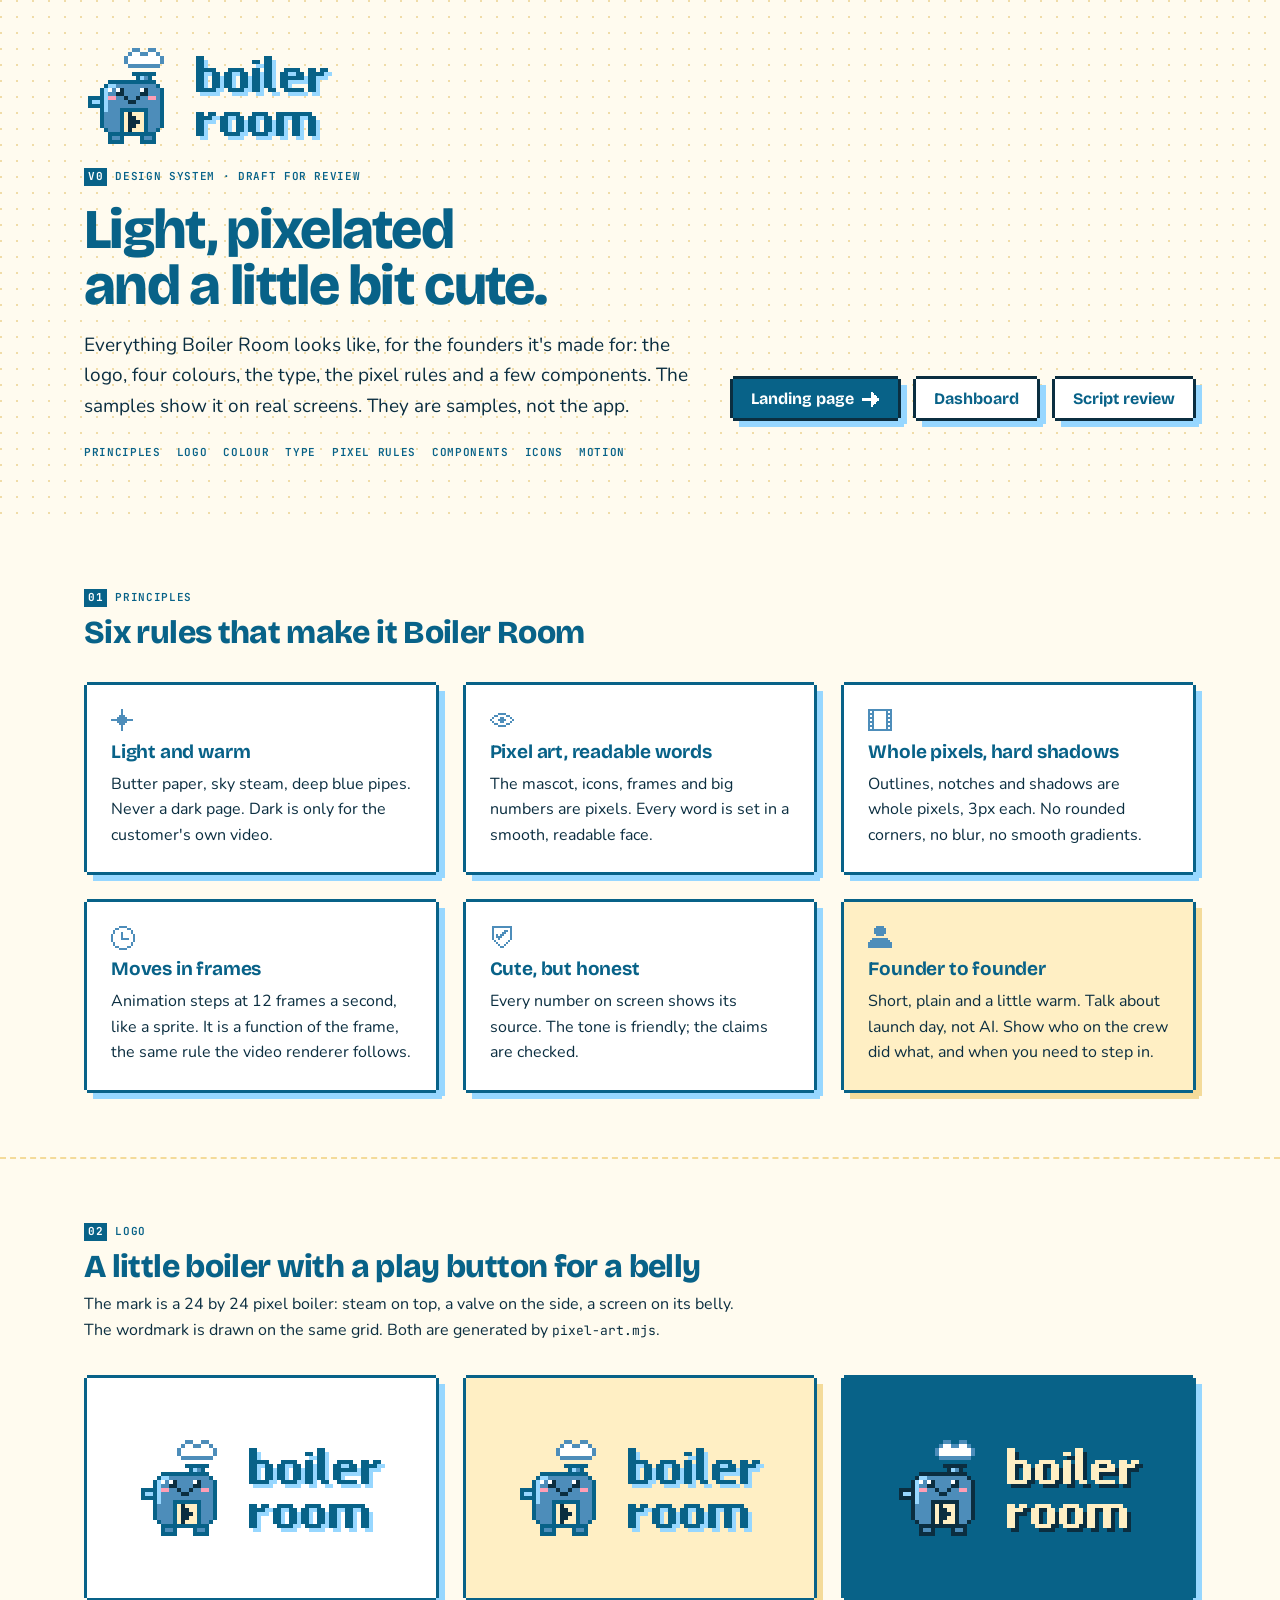
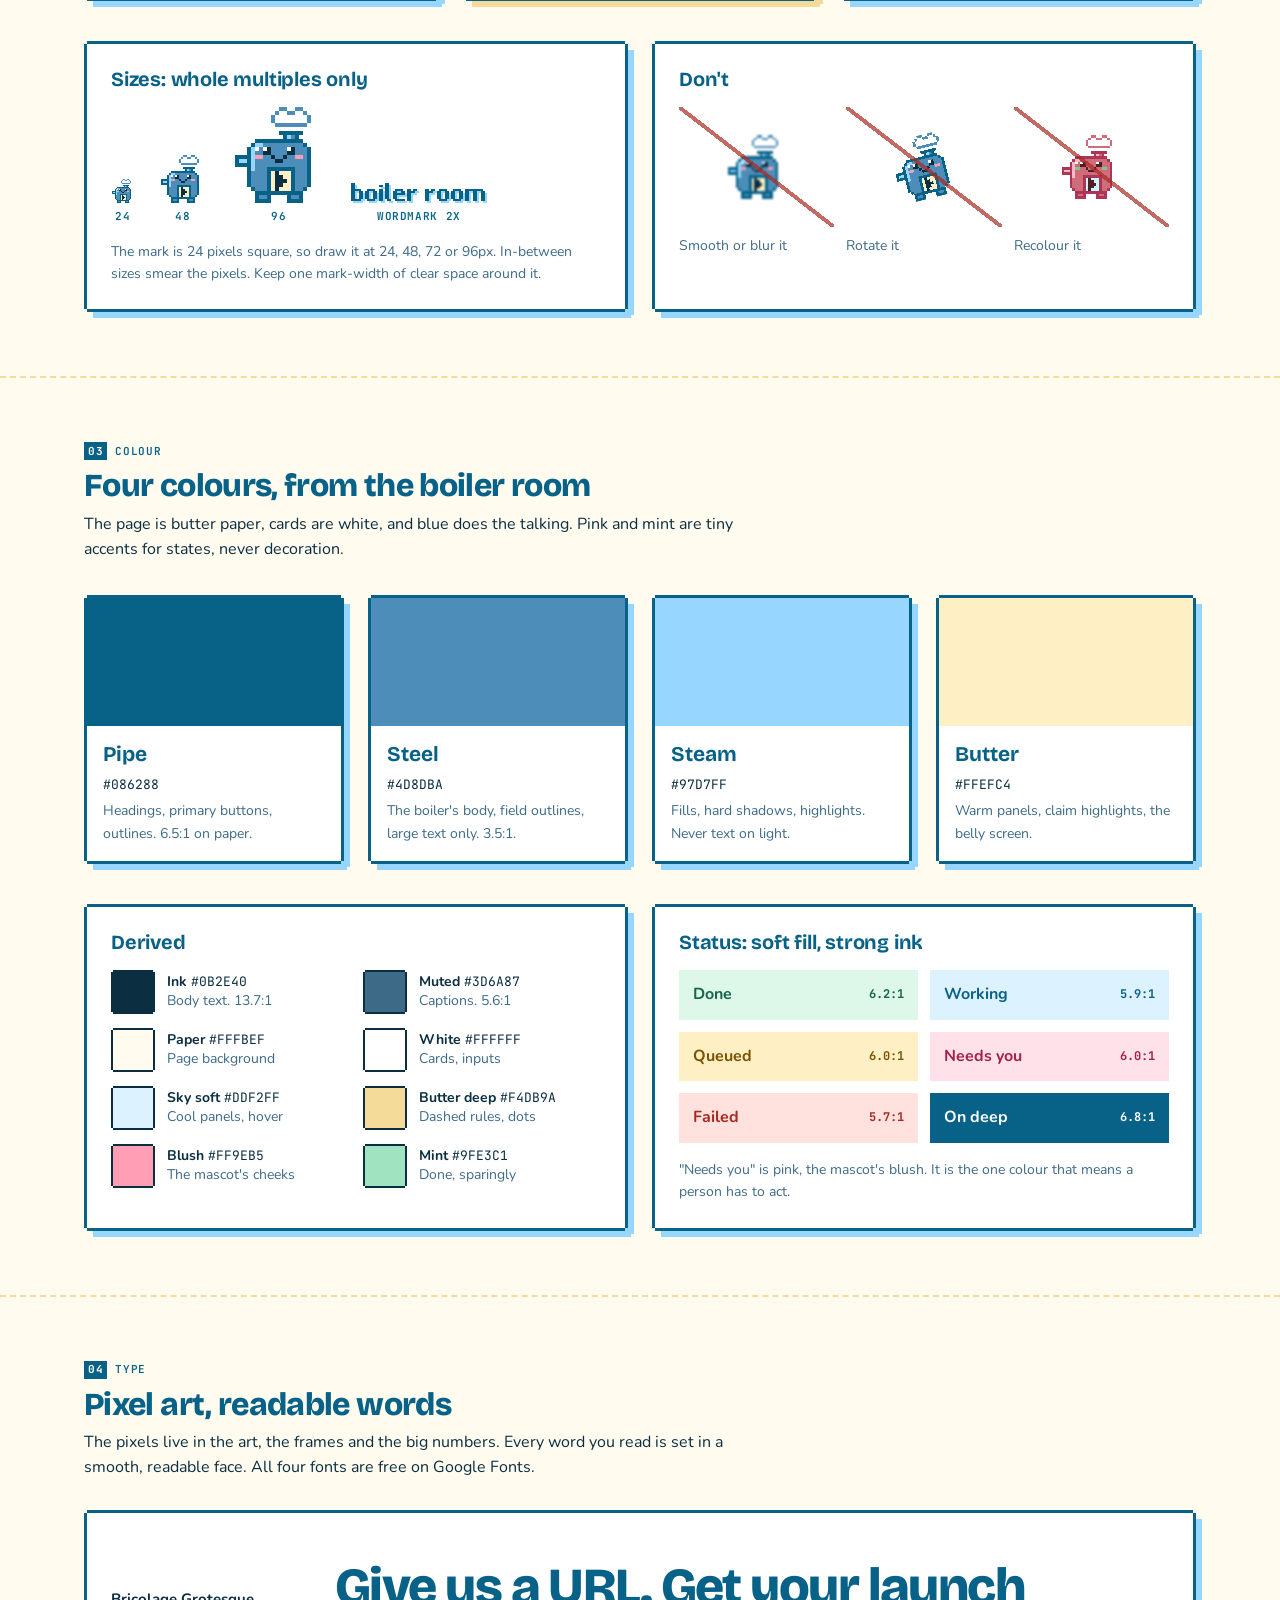
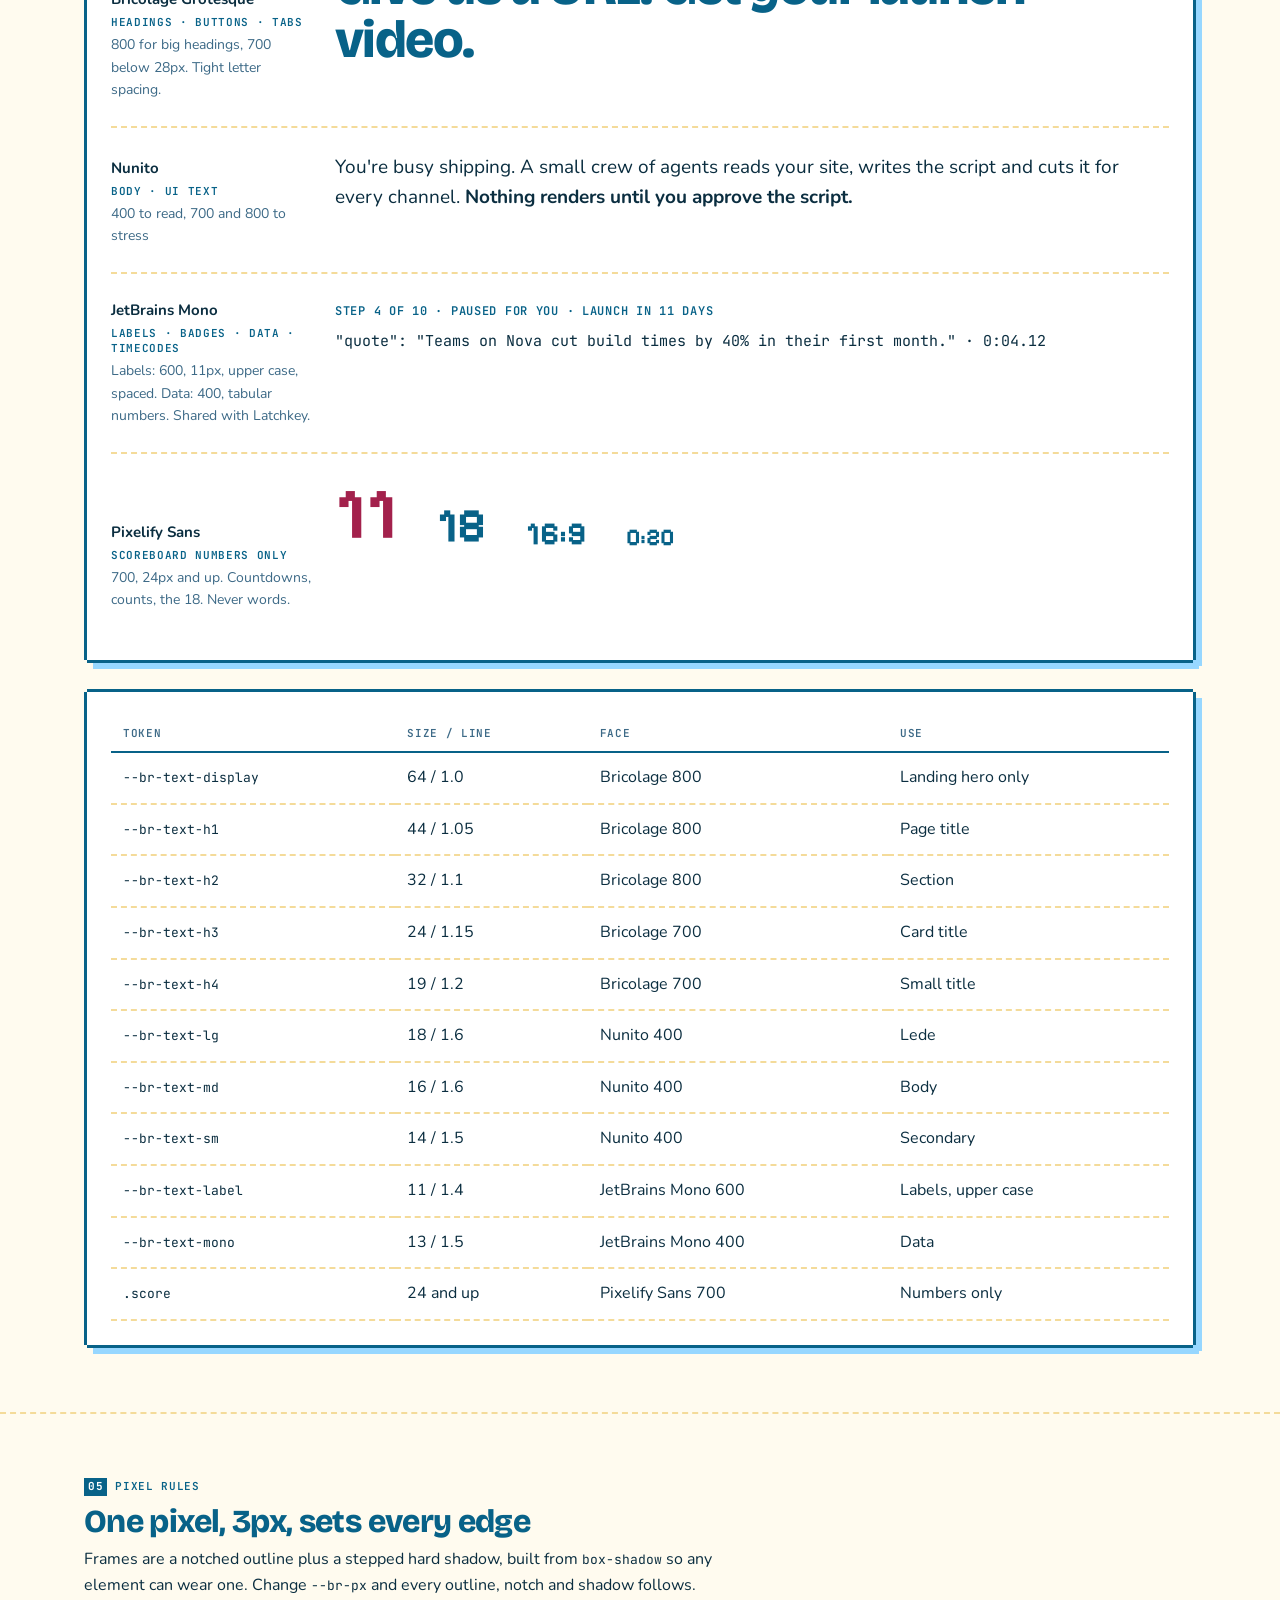
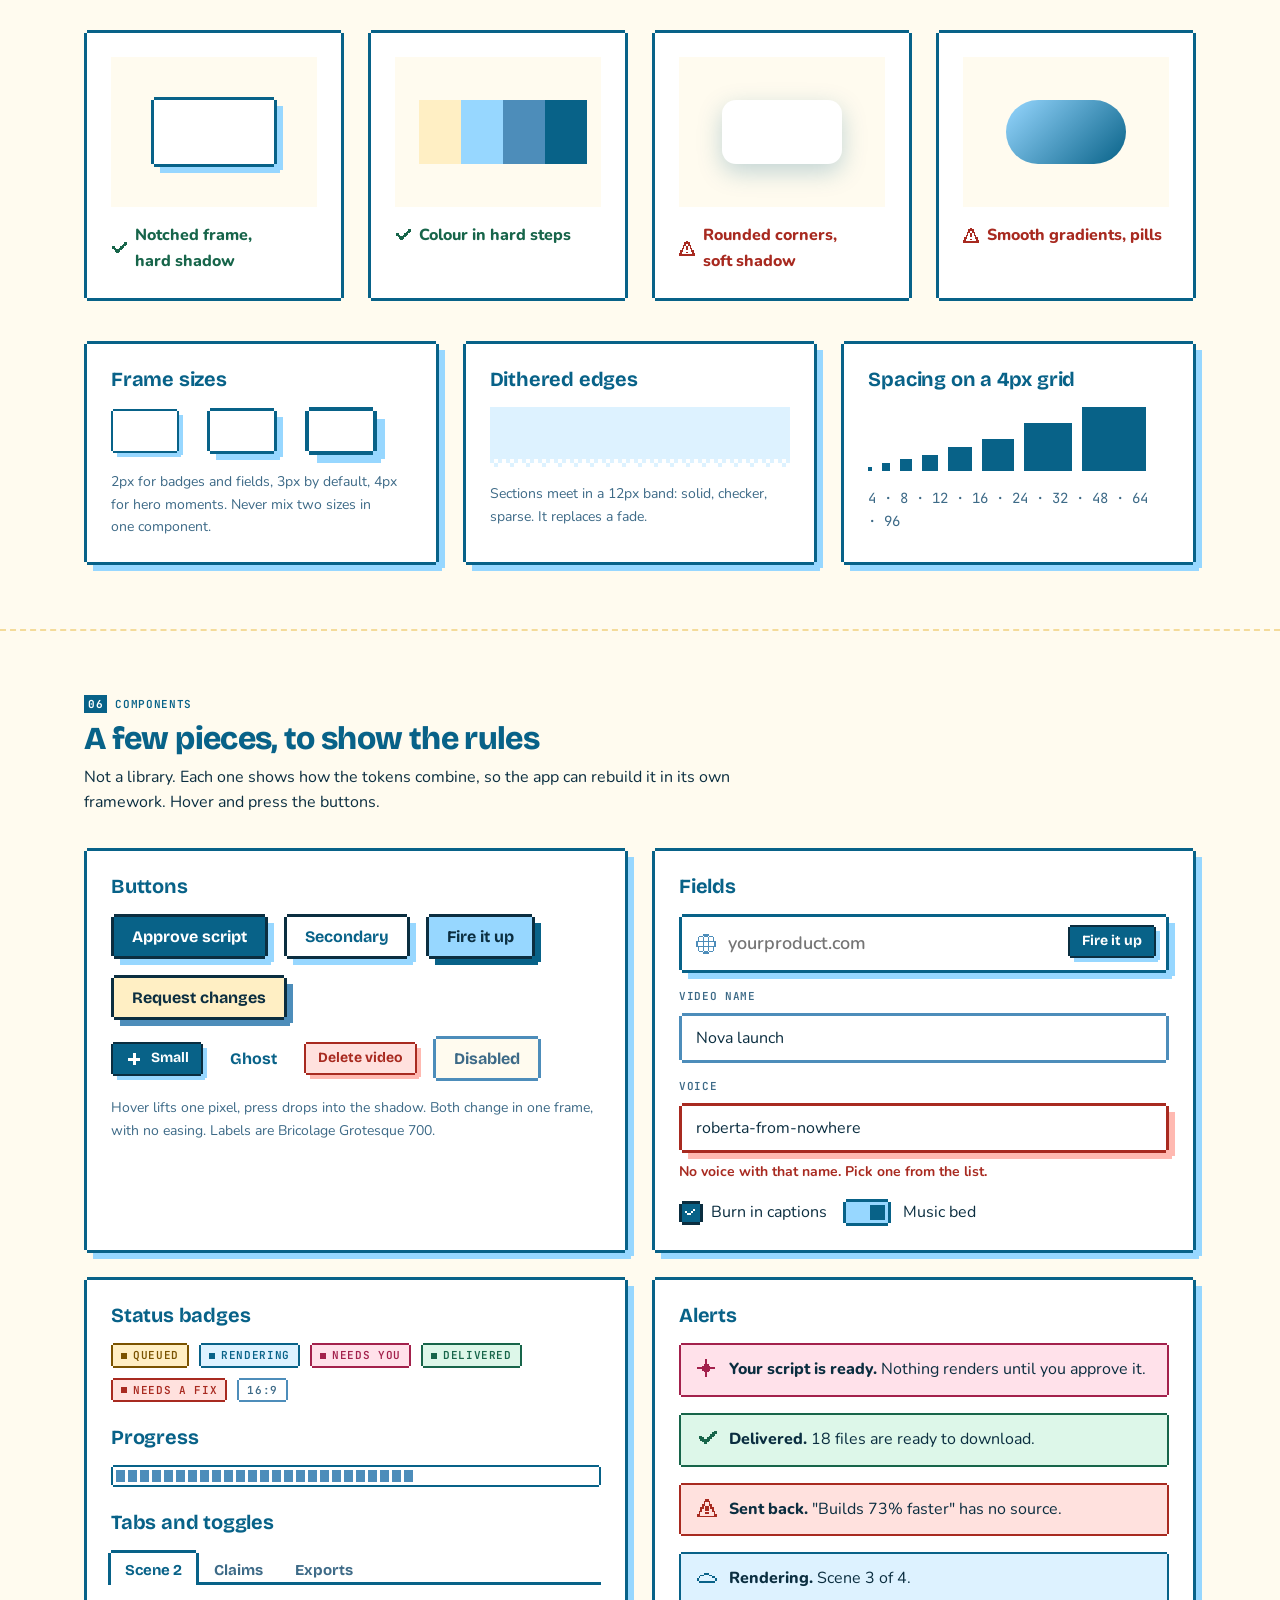
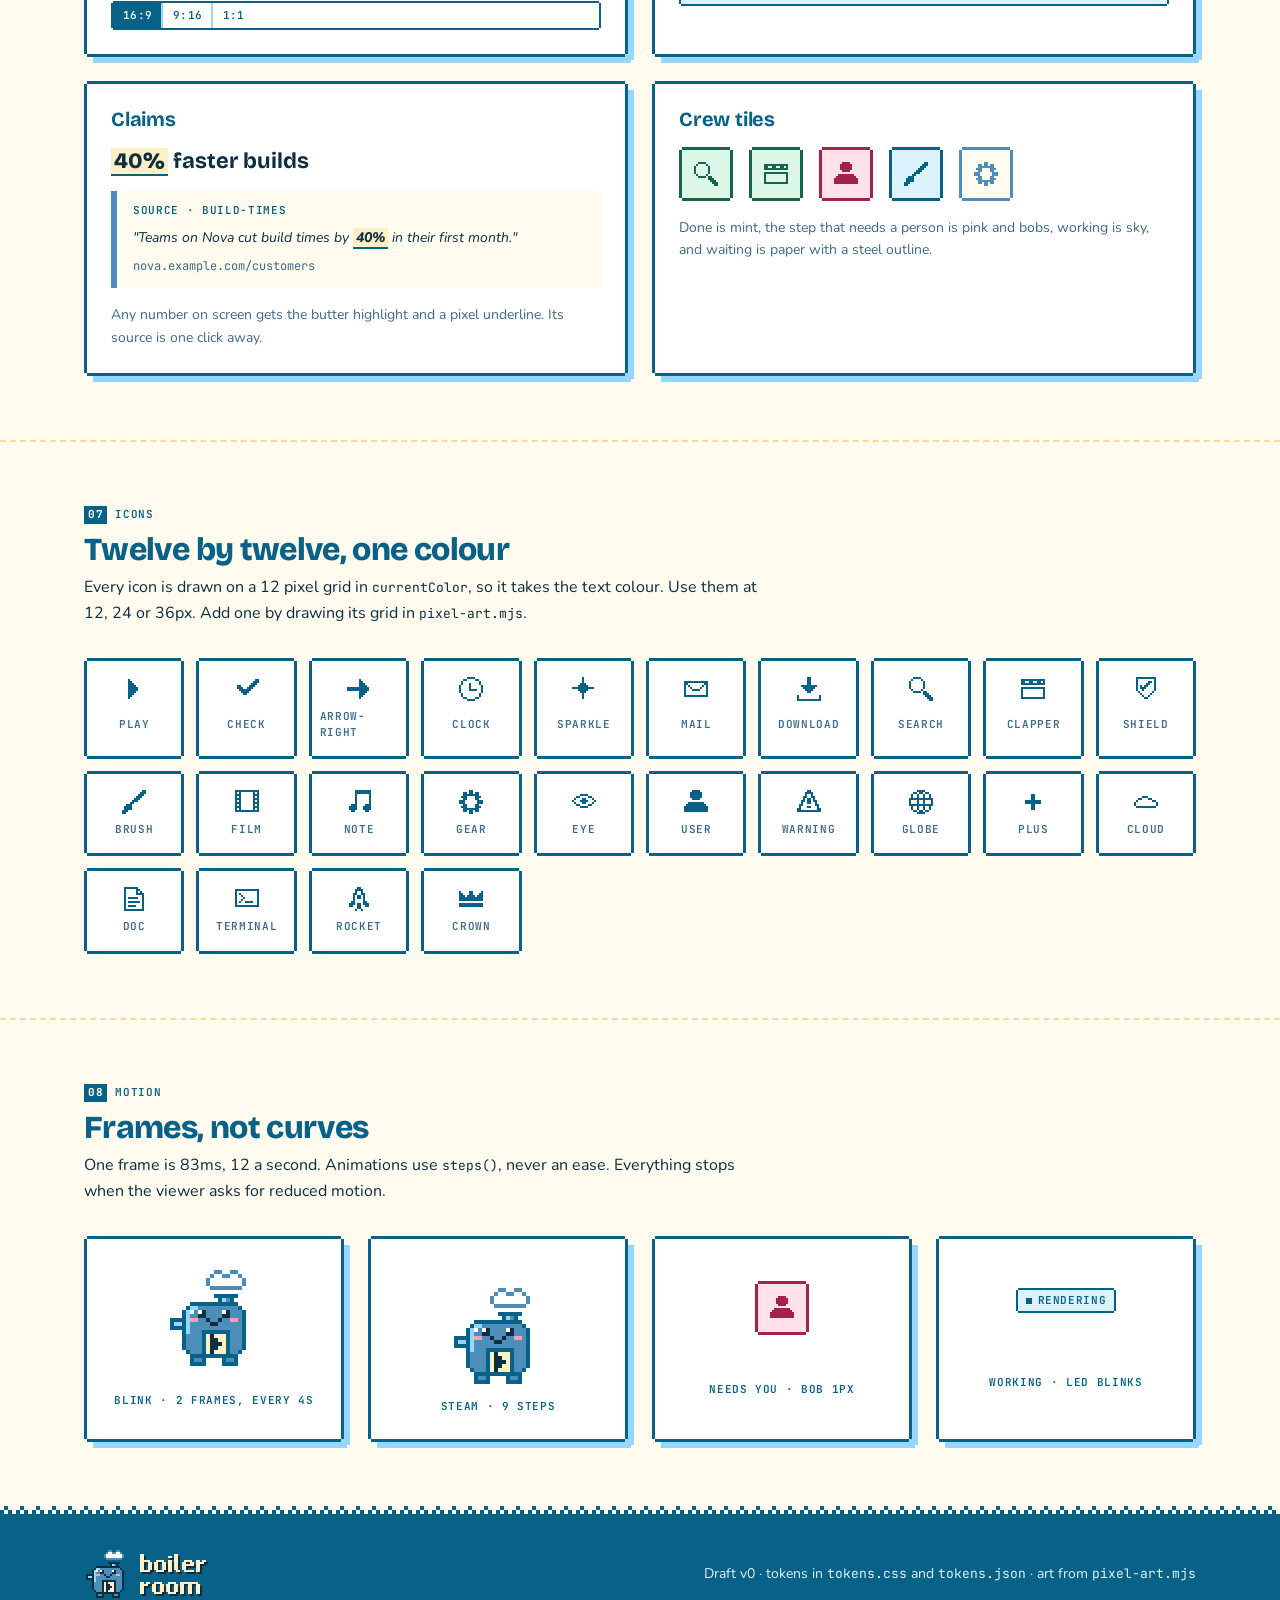
<file: design-system/index.html>
<!doctype html>
<html lang="en">
<head>
<meta charset="utf-8">
<meta name="viewport" content="width=device-width, initial-scale=1">
<title>Boiler Room design system</title>
<link rel="icon" href="logo/boiler-mark.svg">
<link rel="stylesheet" href="tokens.css">
<link rel="stylesheet" href="components.css">
<script src="icons/icons.js"></script>
<style>
  .top { padding: var(--br-space-7) 0 var(--br-space-8); }
  .top .wrap { display: grid; gap: var(--br-space-5); }
  .top .intro { display: grid; grid-template-columns: minmax(0, 1fr) auto; gap: var(--br-space-6); align-items: end; }
  .top .lede { font-size: 19px; max-width: 34em; }
  .samples { display: flex; gap: var(--br-space-3); flex-wrap: wrap; }
  .toc { display: flex; gap: var(--br-space-4); flex-wrap: wrap; }
  .toc a { box-shadow: none; }

  section { padding: var(--br-space-8) 0; }
  section + section { border-top: 2px dashed var(--br-cream-deep); }
  .head { display: grid; gap: var(--br-space-2); max-width: 680px; margin-bottom: var(--br-space-6); }
  .grid { display: grid; gap: var(--br-space-5); }
  .g2 { grid-template-columns: repeat(2, minmax(0, 1fr)); }
  .g3 { grid-template-columns: repeat(3, minmax(0, 1fr)); }
  .g4 { grid-template-columns: repeat(4, minmax(0, 1fr)); }
  .note { font-size: var(--br-text-sm); color: var(--br-muted); }
  .row { display: flex; gap: var(--br-space-4); flex-wrap: wrap; align-items: center; }

  /* Principles */
  .principle { display: grid; gap: var(--br-space-2); align-content: start; }
  .principle .icon { color: var(--br-steel); width: 24px; height: 24px; }

  /* Logo */
  .logo-tile { display: grid; place-items: center; min-height: 220px; padding: var(--br-space-6); }
  .logo-tile.deep { background: var(--br-deep); --drop: var(--br-sky); }
  .logo-tile.white { background: var(--br-white); }
  .logo-tile.cream { background: var(--br-cream); --drop: var(--br-cream-deep); }
  .sizes { display: flex; align-items: end; gap: var(--br-space-5); }
  .sizes figure { margin: 0; display: grid; justify-items: center; gap: 6px; }
  .dont { display: grid; gap: var(--br-space-2); }
  .dont figure { margin: 0; display: grid; place-items: center; height: 120px; background: var(--br-white); position: relative; }
  .dont figure::after {
    content: '';
    position: absolute;
    inset: 0;
    background: linear-gradient(to top right, transparent calc(50% - 2px), var(--br-error-ink) calc(50% - 2px) calc(50% + 2px), transparent calc(50% + 2px));
    opacity: 0.7;
  }

  /* Colour */
  .swatch-big { display: grid; gap: var(--br-space-3); padding: 0; overflow: hidden; }
  .swatch-big .chip { height: 128px; }
  .swatch-big .info { display: grid; gap: 4px; padding: 0 var(--br-space-4) var(--br-space-4); }
  .swatch-big .info strong { font-family: var(--br-font-display); font-size: 21px; color: var(--br-deep); }
  .swatch-sm { display: flex; gap: var(--br-space-3); align-items: center; }
  .swatch-sm span:first-child {
    flex: none;
    width: 40px;
    height: 40px;
    margin: 2px;
    box-shadow: 0 -2px 0 0 var(--br-ink), 0 2px 0 0 var(--br-ink), -2px 0 0 0 var(--br-ink), 2px 0 0 0 var(--br-ink);
  }
  .swatch-sm div { font-size: var(--br-text-sm); line-height: 1.35; }
  .pairs { display: grid; grid-template-columns: repeat(auto-fill, minmax(220px, 1fr)); gap: var(--br-space-3); }
  .pair { display: flex; justify-content: space-between; align-items: center; padding: 12px 14px; font-weight: 700; }
  .pair .mono { font-size: 12px; }

  /* Type */
  .specimen { display: grid; grid-template-columns: 200px minmax(0, 1fr); gap: var(--br-space-5); padding: var(--br-space-5) 0; border-bottom: 2px dashed var(--br-cream-deep); align-items: baseline; }
  .specimen:last-child { border-bottom: 0; }
  .specimen .meta { display: grid; gap: 4px; }
  .specimen .meta strong { font-size: 15px; }
  .scale td:first-child { white-space: nowrap; }

  /* Pixel rules */
  .rule-demo { display: grid; place-items: center; min-height: 150px; background: var(--br-paper); padding: var(--br-space-5); }
  .rule-demo .px { width: 120px; height: 64px; background: var(--br-white); }
  .bad-blur { width: 120px; height: 64px; background: var(--br-white); border-radius: 14px; box-shadow: 0 8px 24px rgba(8, 98, 136, 0.25); }
  .bad-grad { width: 120px; height: 64px; background: linear-gradient(135deg, var(--br-sky), var(--br-deep)); border-radius: 999px; }
  .stepped { width: 168px; height: 64px; background: linear-gradient(90deg, var(--br-cream) 0 25%, var(--br-sky) 25% 50%, var(--br-steel) 50% 75%, var(--br-deep) 75%); }
  .verdict { display: flex; align-items: center; gap: 8px; font-weight: 800; }
  .verdict.ok { color: var(--br-success-ink); }
  .verdict.no { color: var(--br-error-ink); }
  .verdict .icon { width: 16px; height: 16px; }
  .band { display: grid; gap: 0; }
  .band .fill { height: 48px; background: var(--br-sky-soft); }

  /* Components */
  .demo { display: grid; grid-template-columns: minmax(0, 1fr); gap: var(--br-space-4); align-content: start; }
  .demo h3 { font-size: 20px; }

  /* Icons */
  .icons { display: grid; grid-template-columns: repeat(auto-fill, minmax(96px, 1fr)); gap: var(--br-space-3); }
  .icon-cell { display: grid; justify-items: center; gap: 8px; padding: var(--br-space-4) var(--br-space-2); background: var(--br-white); color: var(--br-deep); }
  .icon-cell .label { color: var(--br-muted); }

  /* Motion */
  .motion-cell { display: grid; place-items: center; gap: var(--br-space-3); min-height: 200px; text-align: center; }
  .motion-cell .mascot { width: 96px; }
  .steam-demo { position: relative; width: 96px; height: 120px; }
  .steam-demo .mascot { position: absolute; bottom: 0; left: 0; }
  .steam-demo .puff { width: 36px; left: 40px; top: 30px; }
  .steam-demo .puff-b { animation-delay: calc(var(--br-frame) * 9); }

  @media (max-width: 960px) {
    .g4 { grid-template-columns: repeat(2, minmax(0, 1fr)); }
    .g3 { grid-template-columns: minmax(0, 1fr); }
    .top .intro { grid-template-columns: minmax(0, 1fr); }
  }
  @media (max-width: 640px) {
    .g2, .g4 { grid-template-columns: minmax(0, 1fr); }
    .specimen { grid-template-columns: 1fr; gap: var(--br-space-2); }
    .sizes { flex-wrap: wrap; }
  }
</style>
</head>
<body>

<header class="top bg-dots">
  <div class="wrap">
    <img class="pixel" src="logo/lockup.svg" width="248" height="96" alt="Boiler Room">
    <div class="intro">
      <div class="grid" style="gap: 16px">
        <span class="label eyebrow"><b>v0</b> Design system · draft for review</span>
        <h1 class="display" style="font-size: 56px">Light, pixelated and a little bit cute.</h1>
        <p class="lede">Everything Boiler Room looks like, for the founders it's made for: the logo, four colours, the type, the pixel rules and a few components. The samples show it on real screens. They are samples, not the app.</p>
      </div>
      <div class="samples">
        <a class="btn btn-primary" href="samples/landing.html">Landing page <i class="icon" data-icon="arrow-right"></i></a>
        <a class="btn" href="samples/dashboard.html">Dashboard</a>
        <a class="btn" href="samples/script-review.html">Script review</a>
      </div>
    </div>
    <nav class="toc label" aria-label="Sections">
      <a href="#principles">Principles</a><a href="#logo">Logo</a><a href="#colour">Colour</a><a href="#type">Type</a><a href="#pixels">Pixel rules</a><a href="#components">Components</a><a href="#icons">Icons</a><a href="#motion">Motion</a>
    </nav>
  </div>
</header>

<main>
<section id="principles">
  <div class="wrap">
    <div class="head"><span class="label eyebrow"><b>01</b> Principles</span><h2>Six rules that make it Boiler Room</h2></div>
    <div class="grid g3">
      <div class="card principle"><i class="icon" data-icon="sparkle"></i><h4>Light and warm</h4><p>Butter paper, sky steam, deep blue pipes. Never a dark page. Dark is only for the customer's own video.</p></div>
      <div class="card principle"><i class="icon" data-icon="eye"></i><h4>Pixel art, readable words</h4><p>The mascot, icons, frames and big numbers are pixels. Every word is set in a smooth, readable face.</p></div>
      <div class="card principle"><i class="icon" data-icon="film"></i><h4>Whole pixels, hard shadows</h4><p>Outlines, notches and shadows are whole pixels, 3px each. No rounded corners, no blur, no smooth gradients.</p></div>
      <div class="card principle"><i class="icon" data-icon="clock"></i><h4>Moves in frames</h4><p>Animation steps at 12 frames a second, like a sprite. It is a function of the frame, the same rule the video renderer follows.</p></div>
      <div class="card principle"><i class="icon" data-icon="shield"></i><h4>Cute, but honest</h4><p>Every number on screen shows its source. The tone is friendly; the claims are checked.</p></div>
      <div class="card card-cream principle"><i class="icon" data-icon="user"></i><h4>Founder to founder</h4><p>Short, plain and a little warm. Talk about launch day, not AI. Show who on the crew did what, and when you need to step in.</p></div>
    </div>
  </div>
</section>

<section id="logo">
  <div class="wrap">
    <div class="head">
      <span class="label eyebrow"><b>02</b> Logo</span>
      <h2>A little boiler with a play button for a belly</h2>
      <p>The mark is a 24 by 24 pixel boiler: steam on top, a valve on the side, a screen on its belly. The wordmark is drawn on the same grid. Both are generated by <code>pixel-art.mjs</code>.</p>
    </div>
    <div class="grid g3">
      <div class="card logo-tile white"><img class="pixel" src="logo/lockup.svg" width="248" height="96" alt="Lockup on white"></div>
      <div class="card logo-tile cream"><img class="pixel" src="logo/lockup.svg" width="248" height="96" alt="Lockup on butter"></div>
      <div class="card logo-tile deep"><img class="pixel" src="logo/lockup-on-deep.svg" width="248" height="96" alt="Lockup on deep blue"></div>
    </div>
    <div class="grid g2" style="margin-top: 40px">
      <div class="card demo">
        <h3>Sizes: whole multiples only</h3>
        <div class="sizes">
          <figure><img class="pixel" src="logo/boiler-mark.svg" width="24" height="24" alt=""><span class="label muted">24</span></figure>
          <figure><img class="pixel" src="logo/boiler-mark.svg" width="48" height="48" alt=""><span class="label muted">48</span></figure>
          <figure><img class="pixel" src="logo/boiler-mark.svg" width="96" height="96" alt=""><span class="label muted">96</span></figure>
          <figure><img class="pixel" src="logo/wordmark.svg" width="136" height="20" alt=""><span class="label muted">Wordmark 2x</span></figure>
        </div>
        <p class="note">The mark is 24 pixels square, so draw it at 24, 48, 72 or 96px. In-between sizes smear the pixels. Keep one mark-width of clear space around it.</p>
      </div>
      <div class="card demo">
        <h3>Don't</h3>
        <div class="grid g3" style="gap: 12px">
          <div class="dont"><figure><img src="logo/boiler-mark.svg" width="64" height="64" alt="" style="image-rendering: auto; filter: blur(1.2px)"></figure><span class="note">Smooth or blur it</span></div>
          <div class="dont"><figure><img src="logo/boiler-mark.svg" width="64" height="64" alt="" style="transform: rotate(-14deg)"></figure><span class="note">Rotate it</span></div>
          <div class="dont"><figure><img src="logo/boiler-mark.svg" width="64" height="64" alt="" style="filter: hue-rotate(140deg)"></figure><span class="note">Recolour it</span></div>
        </div>
      </div>
    </div>
  </div>
</section>

<section id="colour">
  <div class="wrap">
    <div class="head">
      <span class="label eyebrow"><b>03</b> Colour</span>
      <h2>Four colours, from the boiler room</h2>
      <p>The page is butter paper, cards are white, and blue does the talking. Pink and mint are tiny accents for states, never decoration.</p>
    </div>
    <div class="grid g4">
      <div class="card swatch-big"><div class="chip" style="background: var(--br-deep)"></div><div class="info"><strong>Pipe</strong><span class="mono">#086288</span><span class="note">Headings, primary buttons, outlines. 6.5:1 on paper.</span></div></div>
      <div class="card swatch-big"><div class="chip" style="background: var(--br-steel)"></div><div class="info"><strong>Steel</strong><span class="mono">#4D8DBA</span><span class="note">The boiler's body, field outlines, large text only. 3.5:1.</span></div></div>
      <div class="card swatch-big"><div class="chip" style="background: var(--br-sky)"></div><div class="info"><strong>Steam</strong><span class="mono">#97D7FF</span><span class="note">Fills, hard shadows, highlights. Never text on light.</span></div></div>
      <div class="card swatch-big"><div class="chip" style="background: var(--br-cream)"></div><div class="info"><strong>Butter</strong><span class="mono">#FFEFC4</span><span class="note">Warm panels, claim highlights, the belly screen.</span></div></div>
    </div>

    <div class="grid g2" style="margin-top: 40px">
      <div class="card demo">
        <h3>Derived</h3>
        <div class="grid g2" style="gap: 14px">
          <div class="swatch-sm"><span style="background: var(--br-ink)"></span><div><strong>Ink</strong> <span class="mono">#0B2E40</span><br><span class="muted">Body text. 13.7:1</span></div></div>
          <div class="swatch-sm"><span style="background: var(--br-muted)"></span><div><strong>Muted</strong> <span class="mono">#3D6A87</span><br><span class="muted">Captions. 5.6:1</span></div></div>
          <div class="swatch-sm"><span style="background: var(--br-paper)"></span><div><strong>Paper</strong> <span class="mono">#FFFBEF</span><br><span class="muted">Page background</span></div></div>
          <div class="swatch-sm"><span style="background: var(--br-white)"></span><div><strong>White</strong> <span class="mono">#FFFFFF</span><br><span class="muted">Cards, inputs</span></div></div>
          <div class="swatch-sm"><span style="background: var(--br-sky-soft)"></span><div><strong>Sky soft</strong> <span class="mono">#DDF2FF</span><br><span class="muted">Cool panels, hover</span></div></div>
          <div class="swatch-sm"><span style="background: var(--br-cream-deep)"></span><div><strong>Butter deep</strong> <span class="mono">#F4DB9A</span><br><span class="muted">Dashed rules, dots</span></div></div>
          <div class="swatch-sm"><span style="background: var(--br-pink)"></span><div><strong>Blush</strong> <span class="mono">#FF9EB5</span><br><span class="muted">The mascot's cheeks</span></div></div>
          <div class="swatch-sm"><span style="background: var(--br-mint)"></span><div><strong>Mint</strong> <span class="mono">#9FE3C1</span><br><span class="muted">Done, sparingly</span></div></div>
        </div>
      </div>
      <div class="card demo">
        <h3>Status: soft fill, strong ink</h3>
        <div class="pairs">
          <div class="pair" style="background: var(--br-success-soft); color: var(--br-success-ink)">Done <span class="mono">6.2:1</span></div>
          <div class="pair" style="background: var(--br-info-soft); color: var(--br-info-ink)">Working <span class="mono">5.9:1</span></div>
          <div class="pair" style="background: var(--br-warning-soft); color: var(--br-warning-ink)">Queued <span class="mono">6.0:1</span></div>
          <div class="pair" style="background: var(--br-attention-soft); color: var(--br-attention-ink)">Needs you <span class="mono">6.0:1</span></div>
          <div class="pair" style="background: var(--br-error-soft); color: var(--br-error-ink)">Failed <span class="mono">5.7:1</span></div>
          <div class="pair" style="background: var(--br-deep); color: var(--br-white)">On deep <span class="mono">6.8:1</span></div>
        </div>
        <p class="note">"Needs you" is pink, the mascot's blush. It is the one colour that means a person has to act.</p>
      </div>
    </div>
  </div>
</section>

<section id="type">
  <div class="wrap">
    <div class="head">
      <span class="label eyebrow"><b>04</b> Type</span>
      <h2>Pixel art, readable words</h2>
      <p>The pixels live in the art, the frames and the big numbers. Every word you read is set in a smooth, readable face. All four fonts are free on Google Fonts.</p>
    </div>
    <div class="card">
      <div class="specimen">
        <div class="meta"><strong>Bricolage Grotesque</strong><span class="label muted">Headings · buttons · tabs</span><span class="note">800 for big headings, 700 below 28px. Tight letter spacing.</span></div>
        <div style="font: 800 52px / 1.02 var(--br-font-display); letter-spacing: -0.03em; color: var(--br-deep)">Give us a URL. Get your launch video.</div>
      </div>
      <div class="specimen">
        <div class="meta"><strong>Nunito</strong><span class="label muted">Body · UI text</span><span class="note">400 to read, 700 and 800 to stress</span></div>
        <div style="font-size: 19px">You're busy shipping. A small crew of agents reads your site, writes the script and cuts it for every channel. <strong>Nothing renders until you approve the script.</strong></div>
      </div>
      <div class="specimen">
        <div class="meta"><strong>JetBrains Mono</strong><span class="label muted">Labels · badges · data · timecodes</span><span class="note">Labels: 600, 11px, upper case, spaced. Data: 400, tabular numbers. Shared with Latchkey.</span></div>
        <div style="display: grid; gap: 10px"><span class="label" style="font-size: 12px">Step 4 of 10 · paused for you · launch in 11 days</span><span class="mono" style="font-size: 15px">"quote": "Teams on Nova cut build times by 40% in their first month." · 0:04.12</span></div>
      </div>
      <div class="specimen">
        <div class="meta"><strong>Pixelify Sans</strong><span class="label muted">Scoreboard numbers only</span><span class="note">700, 24px and up. Countdowns, counts, the 18. Never words.</span></div>
        <div style="display: flex; gap: 40px; align-items: end; flex-wrap: wrap"><span class="score" style="font-size: 72px; color: var(--br-attention-ink)">11</span><span class="score" style="font-size: 48px">18</span><span class="score" style="font-size: 32px">16:9</span><span class="score" style="font-size: 24px">0:20</span></div>
      </div>
    </div>
    <div class="card" style="margin-top: 32px; overflow-x: auto">
      <table class="table scale">
        <thead><tr><th>Token</th><th>Size / line</th><th>Face</th><th>Use</th></tr></thead>
        <tbody>
          <tr><td><code>--br-text-display</code></td><td>64 / 1.0</td><td>Bricolage 800</td><td>Landing hero only</td></tr>
          <tr><td><code>--br-text-h1</code></td><td>44 / 1.05</td><td>Bricolage 800</td><td>Page title</td></tr>
          <tr><td><code>--br-text-h2</code></td><td>32 / 1.1</td><td>Bricolage 800</td><td>Section</td></tr>
          <tr><td><code>--br-text-h3</code></td><td>24 / 1.15</td><td>Bricolage 700</td><td>Card title</td></tr>
          <tr><td><code>--br-text-h4</code></td><td>19 / 1.2</td><td>Bricolage 700</td><td>Small title</td></tr>
          <tr><td><code>--br-text-lg</code></td><td>18 / 1.6</td><td>Nunito 400</td><td>Lede</td></tr>
          <tr><td><code>--br-text-md</code></td><td>16 / 1.6</td><td>Nunito 400</td><td>Body</td></tr>
          <tr><td><code>--br-text-sm</code></td><td>14 / 1.5</td><td>Nunito 400</td><td>Secondary</td></tr>
          <tr><td><code>--br-text-label</code></td><td>11 / 1.4</td><td>JetBrains Mono 600</td><td>Labels, upper case</td></tr>
          <tr><td><code>--br-text-mono</code></td><td>13 / 1.5</td><td>JetBrains Mono 400</td><td>Data</td></tr>
          <tr><td><code>.score</code></td><td>24 and up</td><td>Pixelify Sans 700</td><td>Numbers only</td></tr>
        </tbody>
      </table>
    </div>
  </div>
</section>

<section id="pixels">
  <div class="wrap">
    <div class="head">
      <span class="label eyebrow"><b>05</b> Pixel rules</span>
      <h2>One pixel, 3px, sets every edge</h2>
      <p>Frames are a notched outline plus a stepped hard shadow, built from <code>box-shadow</code> so any element can wear one. Change <code>--br-px</code> and every outline, notch and shadow follows.</p>
    </div>
    <div class="grid g4">
      <div class="card card-flat demo"><div class="rule-demo"><div class="px"></div></div><p class="verdict ok"><i class="icon" data-icon="check"></i>Notched frame, hard shadow</p></div>
      <div class="card card-flat demo"><div class="rule-demo"><div class="stepped"></div></div><p class="verdict ok"><i class="icon" data-icon="check"></i>Colour in hard steps</p></div>
      <div class="card card-flat demo"><div class="rule-demo"><div class="bad-blur"></div></div><p class="verdict no"><i class="icon" data-icon="warning"></i>Rounded corners, soft shadow</p></div>
      <div class="card card-flat demo"><div class="rule-demo"><div class="bad-grad"></div></div><p class="verdict no"><i class="icon" data-icon="warning"></i>Smooth gradients, pills</p></div>
    </div>
    <div class="grid g3" style="margin-top: 40px">
      <div class="card demo">
        <h3>Frame sizes</h3>
        <div class="row" style="gap: 28px">
          <div class="px" style="--br-px: 2px; width: 64px; height: 40px; background: var(--br-white)"></div>
          <div class="px" style="width: 64px; height: 40px; background: var(--br-white)"></div>
          <div class="px" style="--br-px: 4px; width: 64px; height: 40px; background: var(--br-white)"></div>
        </div>
        <p class="note">2px for badges and fields, 3px by default, 4px for hero moments. Never mix two sizes in one component.</p>
      </div>
      <div class="card demo">
        <h3>Dithered edges</h3>
        <div class="band"><div class="fill"></div><div class="dither"></div></div>
        <p class="note">Sections meet in a 12px band: solid, checker, sparse. It replaces a fade.</p>
      </div>
      <div class="card demo">
        <h3>Spacing on a 4px grid</h3>
        <div class="row" style="align-items: end; gap: 10px">
          <span style="width: 4px; height: 4px; background: var(--br-deep)"></span>
          <span style="width: 8px; height: 8px; background: var(--br-deep)"></span>
          <span style="width: 12px; height: 12px; background: var(--br-deep)"></span>
          <span style="width: 16px; height: 16px; background: var(--br-deep)"></span>
          <span style="width: 24px; height: 24px; background: var(--br-deep)"></span>
          <span style="width: 32px; height: 32px; background: var(--br-deep)"></span>
          <span style="width: 48px; height: 48px; background: var(--br-deep)"></span>
          <span style="width: 64px; height: 64px; background: var(--br-deep)"></span>
        </div>
        <p class="note mono">4 · 8 · 12 · 16 · 24 · 32 · 48 · 64 · 96</p>
      </div>
    </div>
  </div>
</section>

<section id="components">
  <div class="wrap">
    <div class="head">
      <span class="label eyebrow"><b>06</b> Components</span>
      <h2>A few pieces, to show the rules</h2>
      <p>Not a library. Each one shows how the tokens combine, so the app can rebuild it in its own framework. Hover and press the buttons.</p>
    </div>
    <div class="grid g2">
      <div class="card demo">
        <h3>Buttons</h3>
        <div class="row">
          <button class="btn btn-primary">Approve script</button>
          <button class="btn">Secondary</button>
          <button class="btn btn-steam">Fire it up</button>
          <button class="btn btn-cream">Request changes</button>
        </div>
        <div class="row">
          <button class="btn btn-primary btn-sm"><i class="icon" data-icon="plus"></i>Small</button>
          <button class="btn btn-ghost">Ghost</button>
          <button class="btn btn-danger btn-sm">Delete video</button>
          <button class="btn" disabled>Disabled</button>
        </div>
        <p class="note">Hover lifts one pixel, press drops into the shadow. Both change in one frame, with no easing. Labels are Bricolage Grotesque 700.</p>
      </div>
      <div class="card demo">
        <h3>Fields</h3>
        <form class="url-field px" onsubmit="return false"><i class="icon" data-icon="globe"></i><input placeholder="yourproduct.com" aria-label="URL"><button class="btn btn-primary btn-sm">Fire it up</button></form>
        <div class="field"><label class="label" for="f1">Video name</label><input class="input" id="f1" value="Nova launch"></div>
        <div class="field"><label class="label" for="f2">Voice</label><input class="input" id="f2" value="roberta-from-nowhere" aria-invalid="true"><span class="field-error">No voice with that name. Pick one from the list.</span></div>
        <div class="row"><label class="check"><input type="checkbox" checked> Burn in captions</label><label class="toggle"><input type="checkbox" checked> Music bed</label></div>
      </div>
      <div class="card demo">
        <h3>Status badges</h3>
        <div class="row" style="gap: 10px">
          <span class="badge badge-queued">Queued</span>
          <span class="badge badge-working">Rendering</span>
          <span class="badge badge-needs">Needs you</span>
          <span class="badge badge-done">Delivered</span>
          <span class="badge badge-failed">Needs a fix</span>
          <span class="badge badge-plain">16:9</span>
        </div>
        <h3 style="margin-top: 8px">Progress</h3>
        <div class="progress"><span style="width: 62%"></span></div>
        <h3 style="margin-top: 8px">Tabs and toggles</h3>
        <div class="tabs" role="tablist"><button class="tab" aria-selected="true">Scene 2</button><button class="tab" aria-selected="false">Claims</button><button class="tab" aria-selected="false">Exports</button></div>
        <div class="seg"><button aria-pressed="true">16:9</button><button aria-pressed="false">9:16</button><button aria-pressed="false">1:1</button></div>
      </div>
      <div class="card demo">
        <h3>Alerts</h3>
        <div class="alert alert-needs"><i class="icon" data-icon="sparkle"></i><p><strong>Your script is ready.</strong> Nothing renders until you approve it.</p></div>
        <div class="alert alert-done"><i class="icon" data-icon="check"></i><p><strong>Delivered.</strong> 18 files are ready to download.</p></div>
        <div class="alert alert-failed"><i class="icon" data-icon="warning"></i><p><strong>Sent back.</strong> "Builds 73% faster" has no source.</p></div>
        <div class="alert"><i class="icon" data-icon="cloud"></i><p><strong>Rendering.</strong> Scene 3 of 4.</p></div>
      </div>
      <div class="card demo">
        <h3>Claims</h3>
        <p style="font: 700 22px / 1.3 var(--br-font-display)"><span class="claim">40%</span> faster builds</p>
        <div class="claim-card"><span class="label">Source · build-times</span><blockquote>"Teams on Nova cut build times by <span class="claim">40%</span> in their first month."</blockquote><span class="source">nova.example.com/customers</span></div>
        <p class="note">Any number on screen gets the butter highlight and a pixel underline. Its source is one click away.</p>
      </div>
      <div class="card demo">
        <h3>Crew tiles</h3>
        <div class="row">
          <span class="crew crew-done"><i class="icon" data-icon="search"></i></span>
          <span class="crew crew-done"><i class="icon" data-icon="clapper"></i></span>
          <span class="crew crew-active"><i class="icon" data-icon="user"></i></span>
          <span class="crew"><i class="icon" data-icon="brush"></i></span>
          <span class="crew crew-waiting"><i class="icon" data-icon="gear"></i></span>
        </div>
        <p class="note">Done is mint, the step that needs a person is pink and bobs, working is sky, and waiting is paper with a steel outline.</p>
      </div>
    </div>
  </div>
</section>

<section id="icons">
  <div class="wrap">
    <div class="head">
      <span class="label eyebrow"><b>07</b> Icons</span>
      <h2>Twelve by twelve, one colour</h2>
      <p>Every icon is drawn on a 12 pixel grid in <code>currentColor</code>, so it takes the text colour. Use them at 12, 24 or 36px. Add one by drawing its grid in <code>pixel-art.mjs</code>.</p>
    </div>
    <div class="icons" id="icon-grid"></div>
  </div>
</section>

<section id="motion">
  <div class="wrap">
    <div class="head">
      <span class="label eyebrow"><b>08</b> Motion</span>
      <h2>Frames, not curves</h2>
      <p>One frame is 83ms, 12 a second. Animations use <code>steps()</code>, never an ease. Everything stops when the viewer asks for reduced motion.</p>
    </div>
    <div class="grid g4">
      <div class="card motion-cell"><div class="mascot"><img src="logo/boiler-mark.svg" alt=""><img class="blink" src="logo/boiler-mark-blink.svg" alt=""></div><span class="label muted">Blink · 2 frames, every 4s</span></div>
      <div class="card motion-cell"><div class="steam-demo"><div class="mascot"><img src="logo/boiler-mark.svg" alt=""></div><img class="mascot puff" src="logo/puff.svg" alt="" style="position: absolute; opacity: 0; animation: br-rise calc(var(--br-frame) * 18) steps(9) infinite"><img class="mascot puff puff-b" src="logo/puff.svg" alt="" style="position: absolute; opacity: 0; animation: br-rise calc(var(--br-frame) * 18) steps(9) infinite"></div><span class="label muted">Steam · 9 steps</span></div>
      <div class="card motion-cell"><span class="crew crew-active"><i class="icon" data-icon="user"></i></span><span class="label muted">Needs you · bob 1px</span></div>
      <div class="card motion-cell"><span class="badge badge-working">Rendering</span><span class="label muted">Working · LED blinks</span></div>
    </div>
  </div>
</section>
</main>

<div class="dither dither-deep dither-up" style="background-color: var(--br-paper)"></div>
<footer style="background: var(--br-deep); color: var(--br-sky-soft); padding: 32px 0">
  <div class="wrap row" style="justify-content: space-between">
    <img class="pixel" src="logo/lockup-on-deep.svg" width="124" height="48" alt="Boiler Room">
    <span style="font-size: 14px">Draft v0 · tokens in <code>tokens.css</code> and <code>tokens.json</code> · art from <code>pixel-art.mjs</code></span>
  </div>
</footer>

<script>
  document.addEventListener('DOMContentLoaded', () => {
    const grid = document.getElementById('icon-grid');
    for (const [name, markup] of Object.entries(window.BR_ICONS)) {
      grid.insertAdjacentHTML('beforeend', `<div class="card card-flat icon-cell"><span class="icon">${markup}</span><span class="label">${name}</span></div>`);
    }
  });
</script>
</body>
</html>
</file>
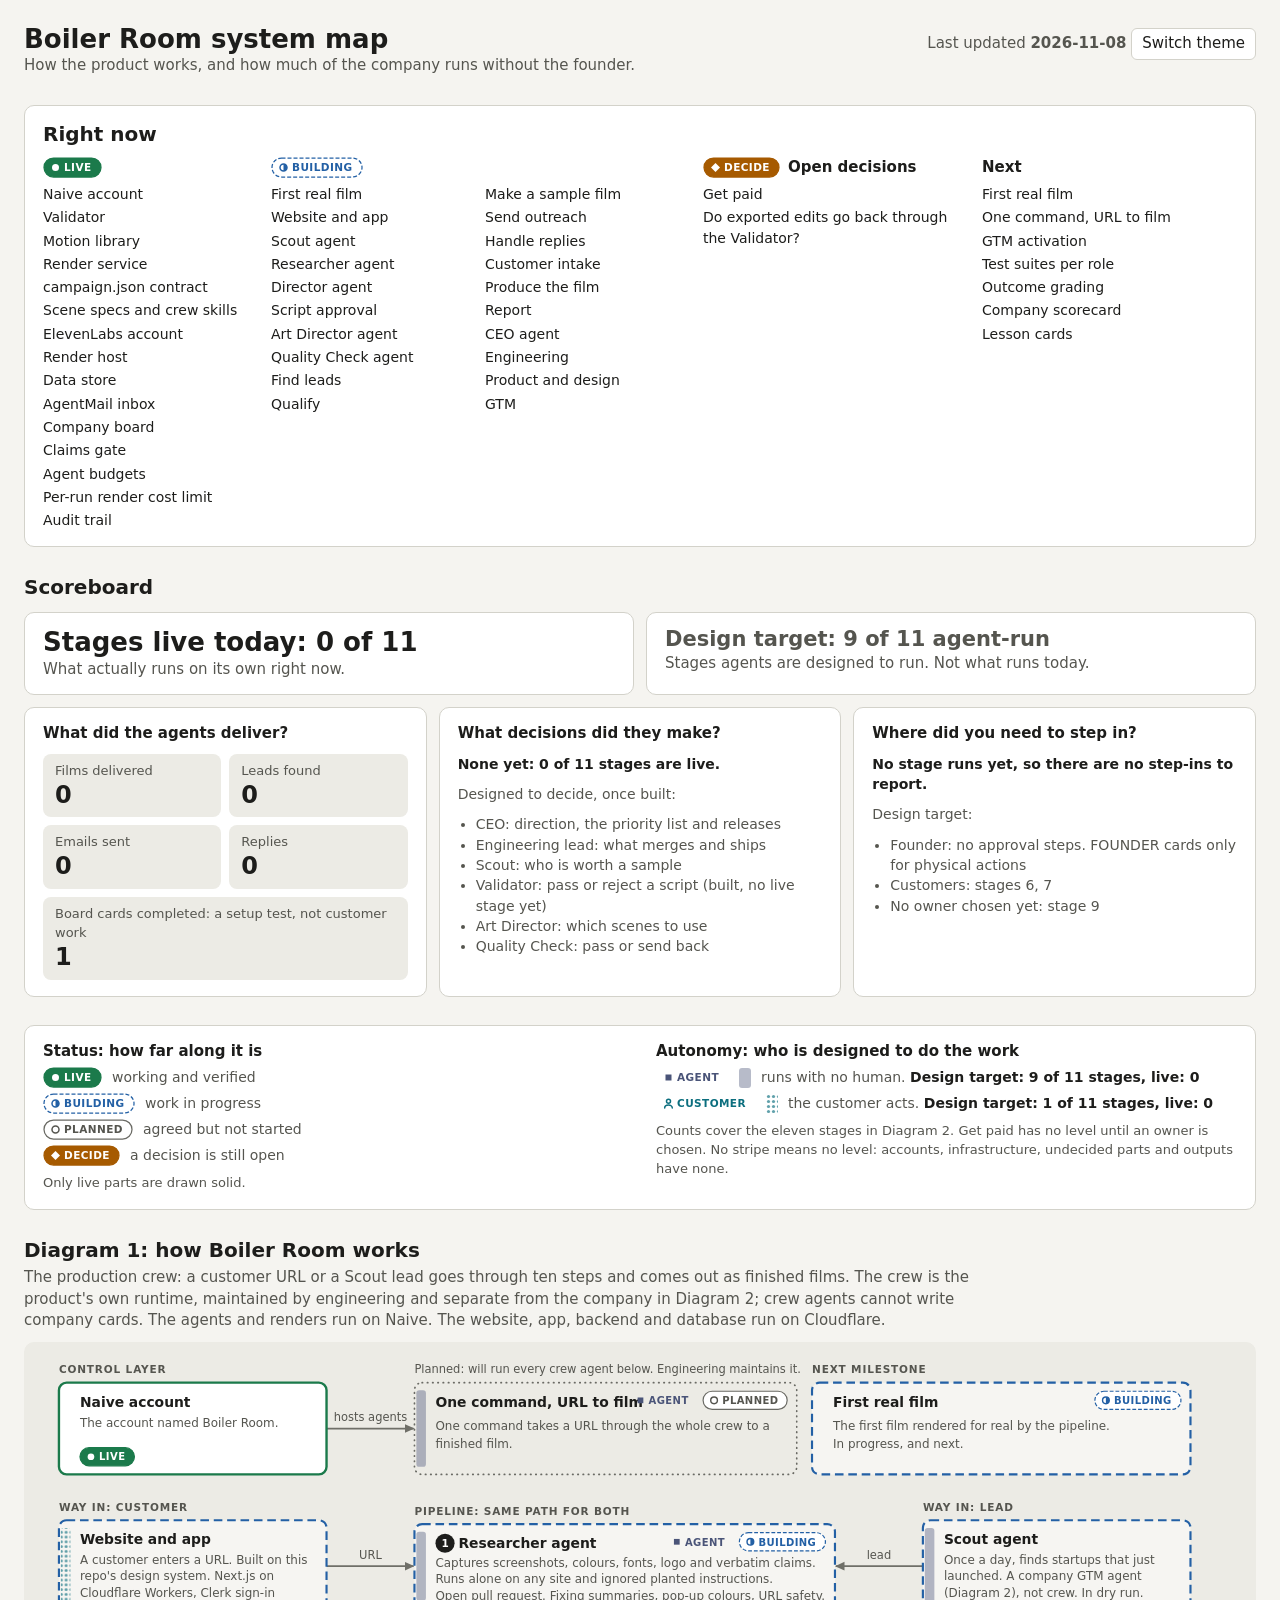
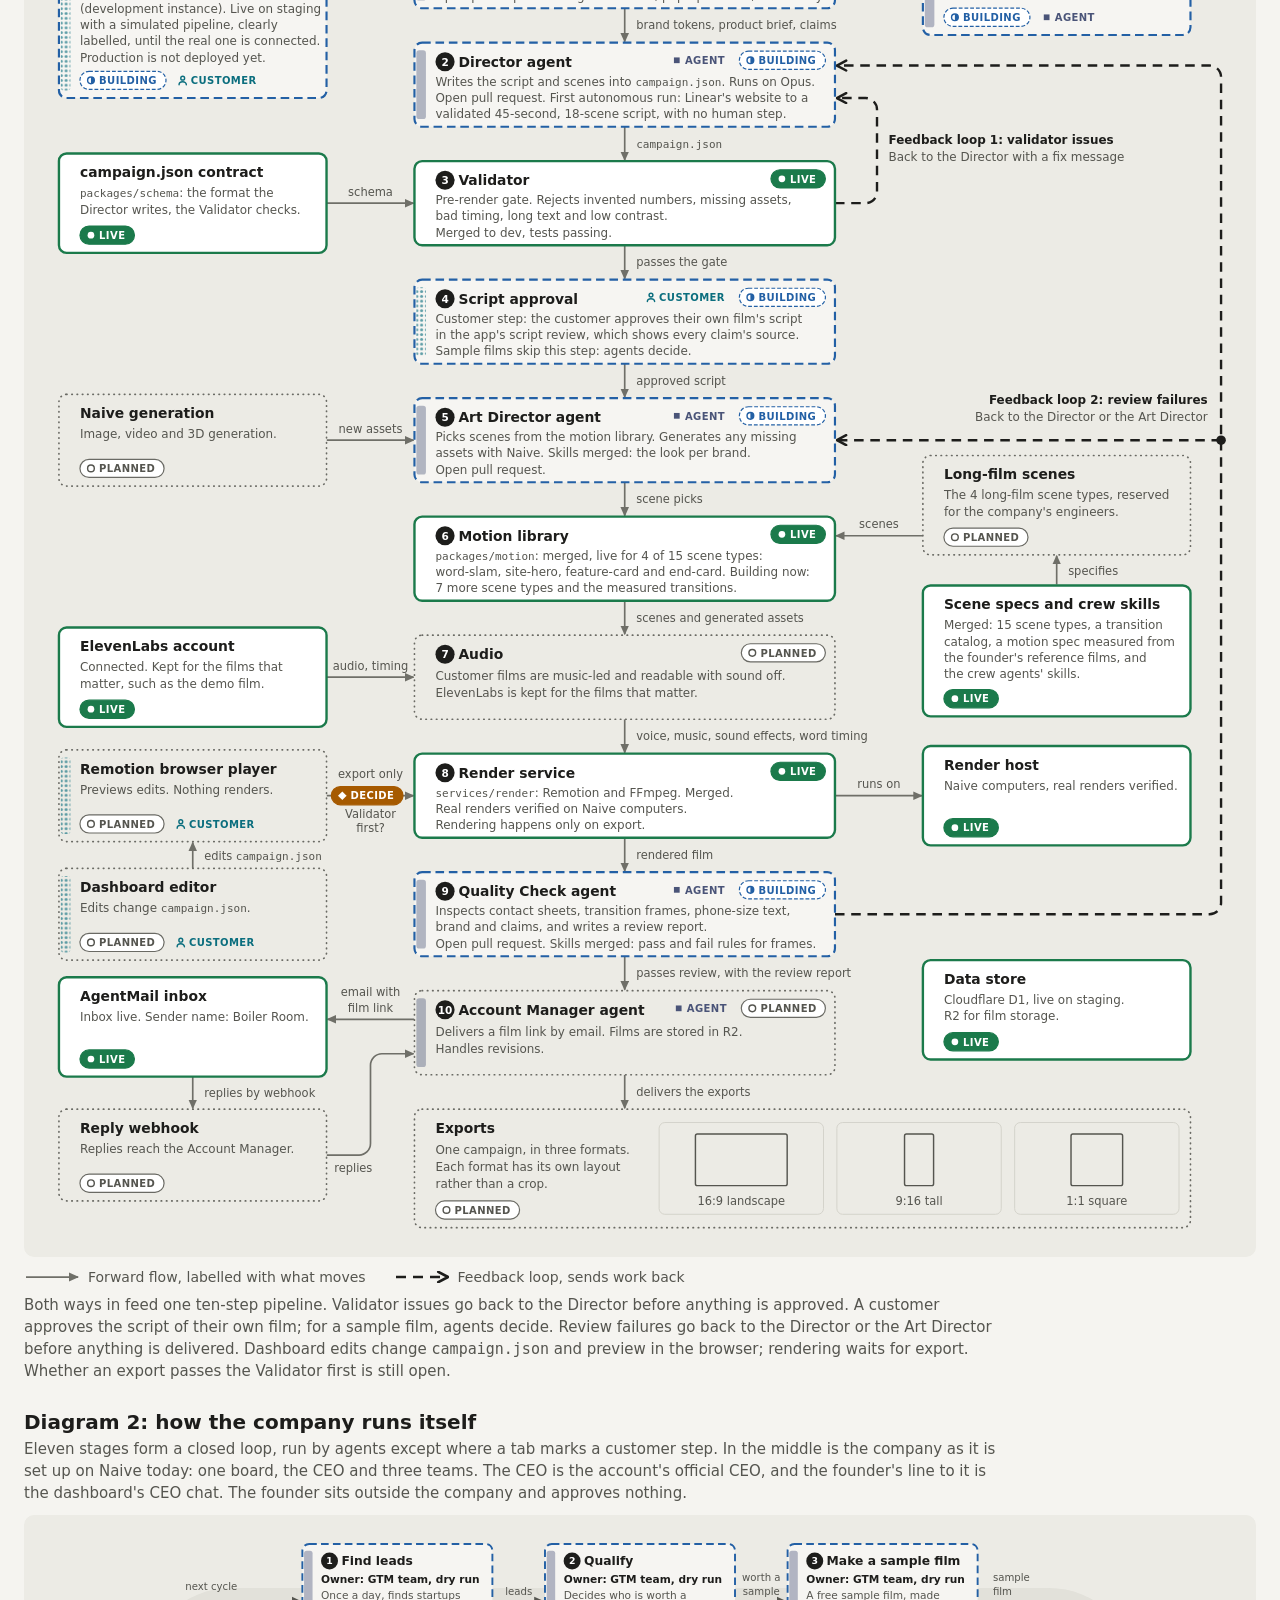
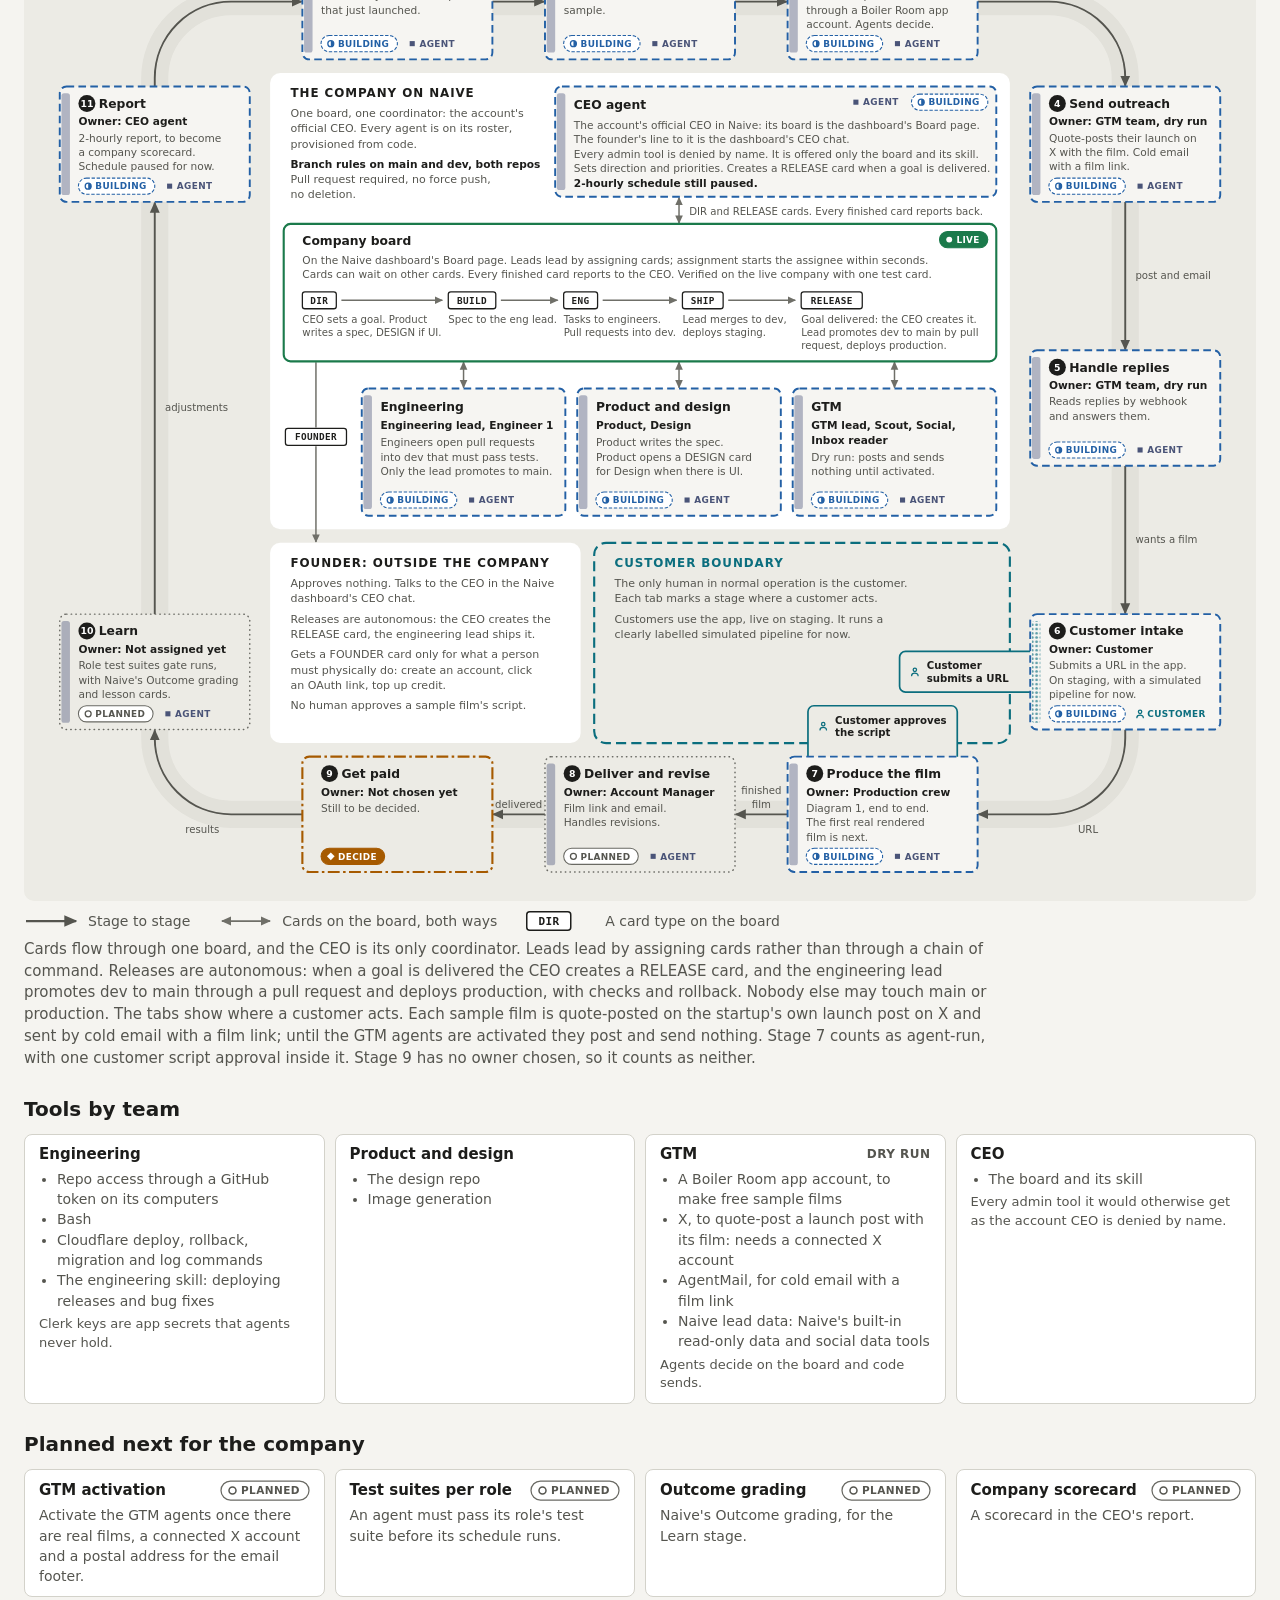
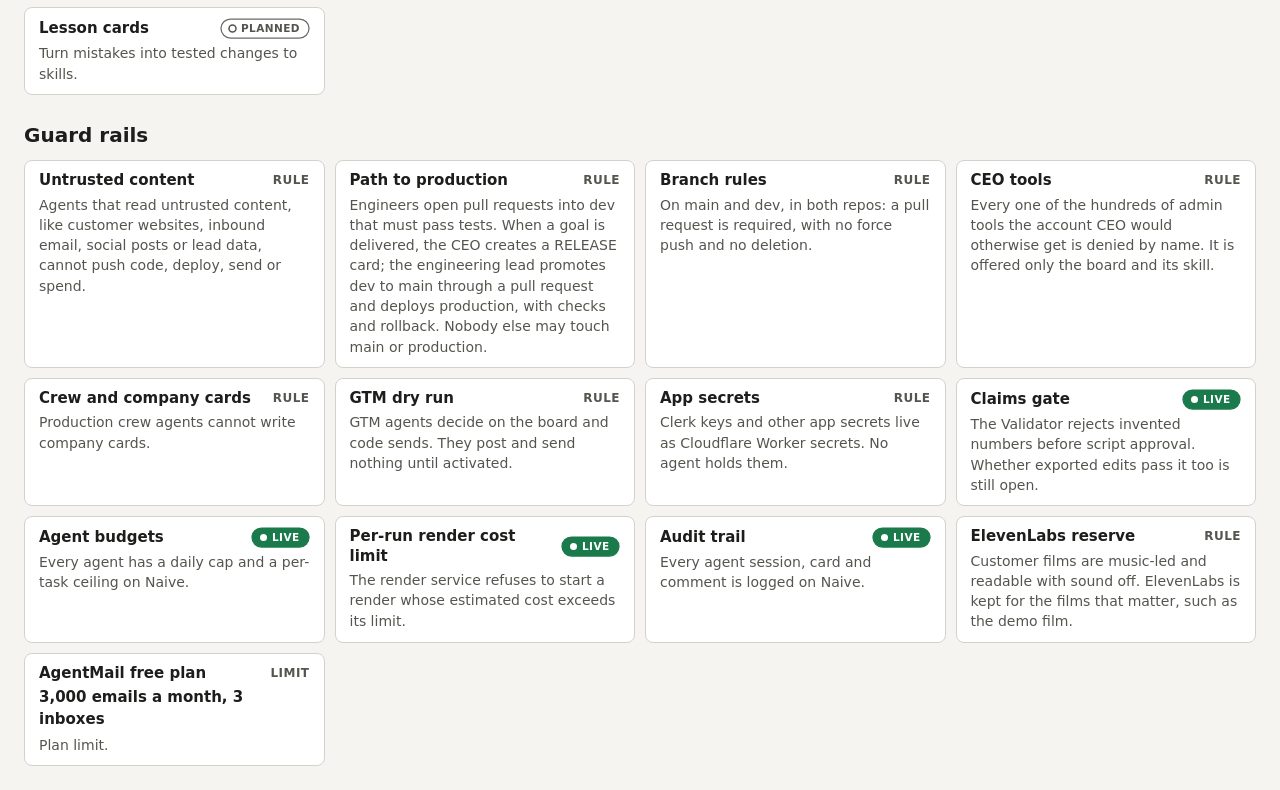
<file: docs/system-map/index.html>
<!doctype html>
<html lang="en">
<head>
<meta charset="utf-8">
<meta name="viewport" content="width=device-width, initial-scale=1">
<title>Boiler Room System Map</title>
<style>
  /* Neutral placeholder palette. The brand is not chosen yet: swap these tokens and nothing else. */
  :root {
    color-scheme: light;
    --font-sans: ui-sans-serif, system-ui, -apple-system, "Segoe UI", Roboto, "Noto Sans", Arial, sans-serif;
    --font-mono: ui-monospace, SFMono-Regular, Menlo, Consolas, "DejaVu Sans Mono", monospace;

    --bg: #f5f4f0;
    --surface: #ffffff;
    --surface-2: #ecebe5;
    --track: #e2e1da;
    --ink: #1d1d1b;
    --ink-2: #55554f;
    --line: #6f6f68;
    --line-soft: #d3d2ca;
    --on-fill: #ffffff;

    /* Status set */
    --status-live: #1b7a4b;
    --status-building: #2360a5;
    --status-planned: #6a6a64;
    --status-decide: #a65a00;

    /* Autonomy set */
    --auto-agent: #4a5478;
    --auto-customer: #0b6e7e;

    /* The warning shown when the data and the drawings stop matching */
    --alert: #b0244e;
  }
  @media (prefers-color-scheme: dark) {
    :root:not([data-theme="light"]) {
      color-scheme: dark;
      --bg: #141413;
      --surface: #1f1f1d;
      --surface-2: #2a2a27;
      --track: #2e2e2b;
      --ink: #f1f0ea;
      --ink-2: #b3b2aa;
      --line: #96958d;
      --line-soft: #3d3d39;
      --on-fill: #141413;
      --status-live: #5ccf95;
      --status-building: #80b6f2;
      --status-planned: #a8a79f;
      --status-decide: #f1b04f;
      --auto-agent: #aeb6d0;
      --auto-customer: #52c6d7;
      --alert: #f27ea0;
    }
  }
  :root[data-theme="dark"] {
    color-scheme: dark;
    --bg: #141413;
    --surface: #1f1f1d;
    --surface-2: #2a2a27;
    --track: #2e2e2b;
    --ink: #f1f0ea;
    --ink-2: #b3b2aa;
    --line: #96958d;
    --line-soft: #3d3d39;
    --on-fill: #141413;
    --status-live: #5ccf95;
    --status-building: #80b6f2;
    --status-planned: #a8a79f;
    --status-decide: #f1b04f;
    --auto-agent: #aeb6d0;
    --auto-customer: #52c6d7;
    --alert: #f27ea0;
  }

  * { box-sizing: border-box; }
  body {
    margin: 0;
    padding: 24px;
    background: var(--bg);
    color: var(--ink);
    font: 400 15px/1.45 var(--font-sans);
  }
  main { max-width: 1424px; margin: 0 auto; display: grid; grid-template-columns: minmax(0, 1fr); gap: 28px; }
  h1 { font-size: 26px; line-height: 1.2; margin: 0; }
  h2 { font-size: 20px; line-height: 1.25; margin: 0; }
  h3 { font-size: 15px; line-height: 1.3; margin: 0; }
  p { margin: 0; }
  code, .mono { font-family: var(--font-mono); }

  .defs { position: absolute; width: 0; height: 0; }

  .page-head { display: flex; flex-wrap: wrap; gap: 8px 24px; align-items: baseline; justify-content: space-between; }
  .page-head .sub { color: var(--ink-2); }
  .updated { color: var(--ink-2); white-space: nowrap; }
  .theme-toggle {
    font: inherit; color: var(--ink); background: var(--surface);
    border: 1px solid var(--line-soft); border-radius: 6px; padding: 4px 10px; cursor: pointer;
  }

  .problems {
    border: 2px solid var(--alert); background: var(--surface); border-radius: 8px;
    padding: 10px 14px; font-weight: 600;
  }
  .problems[hidden] { display: none; }

  .panel { background: var(--surface); border: 1px solid var(--line-soft); border-radius: 10px; padding: 16px 18px; }

  /* Key */
  .key { display: grid; grid-template-columns: repeat(2, minmax(0, 1fr)); gap: 12px 32px; }
  .key h3 { margin-bottom: 6px; }
  .key ul { list-style: none; margin: 0; padding: 0; display: grid; gap: 5px; }
  .key li { display: flex; align-items: center; gap: 10px; color: var(--ink-2); font-size: 14px; }
  .key li svg { flex: none; display: block; }
  .key li b { color: var(--ink); font-weight: 600; }
  .key-note { color: var(--ink-2); font-size: 13px; margin-top: 8px; }
  .lines-key { display: flex; flex-wrap: wrap; gap: 8px 28px; color: var(--ink-2); font-size: 14px; }
  .lines-key span { display: inline-flex; align-items: center; gap: 8px; }

  /* Right now: the first thing to read, in both views */
  .now-lists { display: grid; grid-template-columns: 1fr 2fr 1.25fr 1.25fr; gap: 12px 24px; margin-top: 10px; }
  .now-head { display: flex; align-items: center; gap: 8px; min-height: 21px; margin-bottom: 6px; }
  .now-head svg { flex: none; display: block; }
  .now-lists ul { list-style: none; margin: 0; padding: 0; display: grid; gap: 3px; font-size: 14px; }
  /* The longest list, so it takes two columns. */
  .now-lists #now-building { display: block; columns: 2; column-gap: 20px; }
  #now-building li { break-inside: avoid; margin-bottom: 3px; }

  /* Scoreboard */
  .tallies { display: grid; grid-template-columns: repeat(2, minmax(0, 1fr)); gap: 12px; margin-top: 12px; }
  .tally { background: var(--surface); border: 1px solid var(--line-soft); border-radius: 10px; padding: 14px 18px; }
  .tally-value { font-size: 26px; font-weight: 700; line-height: 1.2; }
  .tally-note { color: var(--ink-2); }
  /* The design target stays quieter than the live count. */
  .tally-design .tally-value { font-size: 21px; font-weight: 600; color: var(--ink-2); }
  .questions { display: grid; grid-template-columns: repeat(3, minmax(0, 1fr)); gap: 12px; margin-top: 12px; }
  .question { display: grid; gap: 10px; align-content: start; }
  .question ul { margin: 0; padding-left: 18px; color: var(--ink-2); font-size: 14px; }
  .question p { font-size: 14px; color: var(--ink-2); }
  .question p b { color: var(--ink); font-weight: 600; }
  .counters { display: grid; grid-template-columns: repeat(2, minmax(0, 1fr)); gap: 8px; margin: 0; }
  .counters div { background: var(--surface-2); border-radius: 8px; padding: 8px 12px; }
  .counters dt { font-size: 13px; color: var(--ink-2); }
  .counters dd { margin: 0; font-size: 24px; font-weight: 700; line-height: 1.2; }
  .counters .counter-wide { grid-column: 1 / -1; }

  /* Diagrams */
  figure { margin: 0; }
  figure h2 { margin-bottom: 4px; }
  figcaption { color: var(--ink-2); margin-top: 8px; max-width: 980px; }
  .lead { color: var(--ink-2); margin-bottom: 10px; max-width: 980px; }
  .diagram-scroll { overflow-x: auto; background: var(--surface-2); border-radius: 10px; padding: 12px; }
  .diagram { display: block; width: 100%; height: auto; min-width: 900px; margin: 0 auto; }
  #technical-svg { max-width: 1264px; }
  #company-svg { max-width: 1424px; }

  .card { fill: var(--surface); stroke: var(--status-planned); }
  .name { font: 600 14.5px var(--font-sans); fill: var(--ink); }
  .owner, .members { font: 600 12.5px var(--font-sans); fill: var(--ink); }
  .detail { font: 400 12.5px var(--font-sans); fill: var(--ink-2); }
  .when { font: 600 12.5px var(--font-sans); fill: var(--ink); }
  .detail .mono, .edge-label .mono { font-family: var(--font-mono); font-size: 11.5px; }
  .edge-label { font: 500 12px var(--font-sans); fill: var(--ink-2); }
  .lane { font: 700 11px var(--font-sans); letter-spacing: .08em; fill: var(--ink-2); }
  .lane-note { font: 500 12px var(--font-sans); fill: var(--ink-2); }
  .cell { fill: var(--surface-2); stroke: var(--line-soft); }
  .cell-label { font: 500 12px var(--font-sans); fill: var(--ink-2); text-anchor: middle; }
  .thumb { fill: none; stroke: var(--ink-2); stroke-width: 1.5; }

  .flow { fill: none; stroke: var(--line); stroke-width: 1.75; marker-end: url(#arrow); }
  .flow.both { marker-start: url(#arrow-start); }
  .flow.bare { marker-end: none; }
  .legend-arrow { fill: none; stroke: var(--line); stroke-width: 1.5; marker-end: url(#arrow); }
  .arrow-head { fill: var(--line); }
  .ring { fill: none; stroke: var(--ink-2); stroke-width: 2.25; marker-end: url(#arrow-ring); }
  .arrow-head-ring { fill: var(--ink-2); }
  .track { fill: none; stroke: var(--track); stroke-width: 32; }
  .loop { fill: none; stroke: var(--ink); stroke-width: 2.5; stroke-dasharray: 10 7; marker-end: url(#arrow-loop); }
  .loop-branch { fill: var(--ink); }
  .arrow-open { fill: none; stroke: var(--ink); stroke-width: 2; stroke-linecap: round; stroke-linejoin: round; }
  .loop-title { font: 700 12.5px var(--font-sans); fill: var(--ink); }

  /* Status drives the border and the fill. Dotted means not built yet. Only live gets a solid
     outline and a solid card. Other cards take the diagram background rather than being
     transparent, because the loop track and the tabs run underneath them. */
  [data-status="live"] > .card { stroke: var(--status-live); stroke-width: 2.5; }
  [data-status="building"] > .card { fill: color-mix(in srgb, var(--surface) 50%, var(--surface-2)); stroke: var(--status-building); stroke-width: 2.25; stroke-dasharray: 9 5; }
  [data-status="planned"] > .card { fill: var(--surface-2); stroke: var(--status-planned); stroke-width: 1.75; stroke-dasharray: .5 5; stroke-linecap: round; }
  [data-status="decide"] > .card { fill: var(--surface-2); stroke: var(--status-decide); stroke-width: 2.5; stroke-dasharray: 14 4 3 4; }

  /* Autonomy drives the left stripe: solid or dotted. It is the design, not the truth, so it
     stays faint until the part is live. No level means no stripe. */
  [data-autonomy="agent"] > .stripe { fill: var(--auto-agent); }
  [data-autonomy="customer"] > .stripe { fill: url(#pattern-customer); }
  [data-autonomy]:not([data-status="live"]) > .stripe { opacity: .4; }
  /* Dots carry less ink than the solid stripe, so they need more opacity to stay readable. */
  [data-autonomy="customer"]:not([data-status="live"]) > .stripe { opacity: .65; }
  .pat-customer { fill: var(--auto-customer); }

  /* Chips */
  .chip-bg { stroke-width: 1.25; }
  .chip-text { font: 700 10.5px var(--font-sans); letter-spacing: .04em; fill: currentColor; }
  .chip[data-value="live"] { color: var(--on-fill); }
  .chip[data-value="live"] .chip-bg { fill: var(--status-live); stroke: var(--status-live); }
  .chip[data-value="building"] { color: var(--status-building); }
  .chip[data-value="building"] .chip-bg { fill: var(--surface); stroke: var(--status-building); stroke-dasharray: 4 2; }
  .chip[data-value="planned"] { color: var(--ink-2); }
  .chip[data-value="planned"] .chip-bg { fill: var(--surface); stroke: var(--status-planned); }
  .chip[data-value="decide"] { color: var(--on-fill); }
  .chip[data-value="decide"] .chip-bg { fill: var(--status-decide); stroke: var(--status-decide); }
  .chip[data-value="agent"] { color: var(--auto-agent); }
  .chip[data-value="agent"] .chip-bg { fill: var(--surface); stroke: var(--auto-agent); }
  .chip[data-value="customer"] { color: var(--auto-customer); }
  .chip[data-value="customer"] .chip-bg { fill: var(--surface); stroke: var(--auto-customer); }
  /* Away from a live part the autonomy chip loses its pill, so the status chip outweighs it. */
  .chip[data-quiet] .chip-bg { fill: none; stroke: none; }
  .chip[data-quiet] .chip-text { font-weight: 600; }
  .glyph-fill { fill: currentColor; }
  .glyph-line { fill: none; stroke: currentColor; stroke-width: 1.5; stroke-linecap: round; stroke-linejoin: round; }

  /* Diagram 2: the company layer and the customer boundary */
  .band { fill: var(--surface); }
  .band-title { font: 700 14px var(--font-sans); letter-spacing: .08em; fill: var(--ink); }
  .zone { fill: none; stroke: var(--auto-customer); stroke-width: 2.5; stroke-dasharray: 12 6; }
  .zone-title { font: 700 14px var(--font-sans); letter-spacing: .08em; fill: var(--auto-customer); }
  .zone-note { font: 400 13px var(--font-sans); fill: var(--ink-2); }
  .tab { color: var(--auto-customer); }
  .tab-box { fill: var(--surface-2); stroke: currentColor; stroke-width: 2; }
  .tab-text { font: 700 12px var(--font-sans); fill: var(--ink); }
  /* A card type on the board: DIR, BUILD, ENG, SHIP, RELEASE, FOUNDER */
  .card-tag-box { fill: var(--surface); stroke: var(--ink); stroke-width: 1.5; }
  .card-tag-text { font: 700 11px var(--font-mono); letter-spacing: .04em; fill: var(--ink); text-anchor: middle; }

  /* Guard rails */
  .rails { display: grid; grid-template-columns: repeat(auto-fill, minmax(280px, 1fr)); gap: 10px; margin-top: 12px; }
  .rail { background: var(--surface); border: 1px solid var(--line-soft); border-radius: 8px; padding: 10px 14px; display: grid; gap: 4px; align-content: start; }
  .rail-head { display: flex; align-items: center; justify-content: space-between; gap: 8px; }
  .rail-head svg { flex: none; display: block; }
  .rail-value { font-weight: 700; }
  .rail p { color: var(--ink-2); font-size: 14px; }
  .rail-limit { font-size: 12px; font-weight: 700; letter-spacing: .04em; color: var(--ink-2); }

  /* Tools by team */
  .tools { display: grid; grid-template-columns: repeat(4, minmax(0, 1fr)); gap: 10px; margin-top: 12px; }
  .tool { background: var(--surface); border: 1px solid var(--line-soft); border-radius: 8px; padding: 10px 14px; display: grid; gap: 4px; align-content: start; }
  .tool ul { margin: 0; padding-left: 18px; color: var(--ink-2); font-size: 14px; }
  .tool-note { color: var(--ink-2); font-size: 13px; }

  /* render.mjs sets data-view to capture one image at a time */
  :root[data-view="technical"] [data-show="company"],
  :root[data-view="company"] [data-show="technical"],
  :root[data-view="scoreboard"] [data-show="technical"],
  :root[data-view="scoreboard"] [data-detail],
  :root[data-view] .theme-toggle { display: none; }

  /* Right now: two by two when four columns would wrap their items. */
  @media (max-width: 1100px) {
    .now-lists { grid-template-columns: repeat(2, minmax(0, 1fr)); }
  }
  @media (max-width: 900px) {
    body { padding: 16px; }
    .key, .tallies, .questions, .now-lists, .tools { grid-template-columns: minmax(0, 1fr); }
    .tally-value { font-size: 21px; }
  }
</style>
</head>
<body>

<!-- Shared SVG definitions: arrowheads and the autonomy patterns. -->
<svg class="defs" aria-hidden="true" focusable="false">
  <defs>
    <marker id="arrow" viewBox="0 0 10 10" refX="9" refY="5" markerUnits="userSpaceOnUse" markerWidth="10" markerHeight="10" orient="auto">
      <path class="arrow-head" d="M0 0.5 L10 5 L0 9.5 z"/>
    </marker>
    <marker id="arrow-start" viewBox="0 0 10 10" refX="9" refY="5" markerUnits="userSpaceOnUse" markerWidth="10" markerHeight="10" orient="auto-start-reverse">
      <path class="arrow-head" d="M0 0.5 L10 5 L0 9.5 z"/>
    </marker>
    <marker id="arrow-ring" viewBox="0 0 10 10" refX="9" refY="5" markerUnits="userSpaceOnUse" markerWidth="13" markerHeight="13" orient="auto">
      <path class="arrow-head-ring" d="M0 0.5 L10 5 L0 9.5 z"/>
    </marker>
    <marker id="arrow-loop" viewBox="0 0 10 10" refX="9" refY="5" markerUnits="userSpaceOnUse" markerWidth="13" markerHeight="13" orient="auto">
      <path class="arrow-open" d="M1.5 1 L9 5 L1.5 9"/>
    </marker>
    <pattern id="pattern-customer" patternUnits="userSpaceOnUse" width="5" height="5">
      <circle class="pat-customer" cx="2.5" cy="2.5" r="1.6"/>
    </pattern>
  </defs>
</svg>

<main>
  <header class="page-head">
    <div>
      <h1>Boiler Room system map</h1>
      <p class="sub">How the product works, and how much of the company runs without the founder.</p>
    </div>
    <div>
      <span class="updated">Last updated <b id="last-updated"></b></span>
      <button class="theme-toggle" id="theme-toggle" type="button">Switch theme</button>
    </div>
  </header>

  <p class="problems" id="map-problems" role="alert" hidden></p>

  <section class="panel" aria-labelledby="now-heading">
    <h2 id="now-heading">Right now</h2>
    <div class="now-lists">
      <div><h3 class="now-head" id="now-head-live" aria-label="Live"></h3><ul id="now-live"></ul></div>
      <div><h3 class="now-head" id="now-head-building" aria-label="Building"></h3><ul id="now-building"></ul></div>
      <div><h3 class="now-head" id="now-head-needs">Open decisions</h3><ul id="now-needs"></ul></div>
      <div><h3 class="now-head">Next</h3><ul id="now-next"></ul></div>
    </div>
  </section>

  <section aria-labelledby="score-heading">
    <h2 id="score-heading">Scoreboard</h2>
    <div class="tallies">
      <div class="tally">
        <div class="tally-value" id="tally-live"></div>
        <div class="tally-note">What actually runs on its own right now.</div>
      </div>
      <div class="tally tally-design">
        <div class="tally-value" id="tally-agent"></div>
        <div class="tally-note" id="tally-agent-note"></div>
      </div>
    </div>
    <div class="questions" data-show="company">
      <article class="panel question">
        <h3>What did the agents deliver?</h3>
        <dl class="counters">
          <div><dt>Films delivered</dt><dd id="count-films"></dd></div>
          <div><dt>Leads found</dt><dd id="count-leads"></dd></div>
          <div><dt>Emails sent</dt><dd id="count-emails"></dd></div>
          <div><dt>Replies</dt><dd id="count-replies"></dd></div>
          <div class="counter-wide"><dt>Board cards completed: a setup test, not customer work</dt><dd id="count-cards"></dd></div>
        </dl>
      </article>
      <article class="panel question">
        <h3>What decisions did they make?</h3>
        <p><b id="decisions-today"></b></p>
        <p>Designed to decide, once built:</p>
        <ul>
          <li>CEO: direction, the priority list and releases</li>
          <li>Engineering lead: what merges and ships</li>
          <li>Scout: who is worth a sample</li>
          <li>Validator: pass or reject a script (built, no live stage yet)</li>
          <li>Art Director: which scenes to use</li>
          <li>Quality Check: pass or send back</li>
        </ul>
      </article>
      <article class="panel question">
        <h3>Where did you need to step in?</h3>
        <p><b id="stepins-today"></b></p>
        <p id="stepins-design"></p>
        <ul id="stepins-list"></ul>
        <p id="stepins-open" hidden></p>
      </article>
    </div>
  </section>

  <section class="panel key" aria-label="Key">
    <div>
      <h3>Status: how far along it is</h3>
      <ul id="key-status"></ul>
      <p class="key-note">Only live parts are drawn solid.</p>
    </div>
    <div>
      <h3>Autonomy: who is designed to do the work</h3>
      <ul id="key-autonomy"></ul>
      <p class="key-note">Counts cover the eleven stages in Diagram 2. Get paid has no level until an owner is chosen. No stripe means no level: accounts, infrastructure, undecided parts and outputs have none.</p>
    </div>
  </section>

  <section data-show="technical" aria-labelledby="technical-heading">
    <figure>
      <h2 id="technical-heading">Diagram 1: how Boiler Room works</h2>
      <p class="lead">The production crew: a customer URL or a Scout lead goes through ten steps and comes out as finished films. The crew is the product's own runtime, maintained by engineering and separate from the company in Diagram 2; crew agents cannot write company cards. The agents and renders run on Naive. The website, app, backend and database run on Cloudflare.</p>
      <div class="diagram-scroll">
        <svg class="diagram" id="technical-svg" viewBox="0 0 1264 1560" role="img"
             aria-label="Both ways in feed one ten-step pipeline, built around the campaign.json contract. The website and app run on Cloudflare and are live on staging with a simulated pipeline. The Researcher, Director, Art Director and Quality Check agents are being built. The motion library is live for 4 of 15 scene types, the render service is live on Naive computers, and the first real rendered film is next. Scene specs and crew skills are merged; the 4 long-film scenes are planned for the company's engineers. Dashed heavy arrows are the two feedback loops: Validator issues go back to the Director, and review failures go back to the Director or the Art Director. Whether an exported edit passes the Validator first is still open.">

          <!-- Lane labels -->
          <text class="lane" x="24" y="20">CONTROL LAYER</text>
          <text class="lane-note" x="396" y="20">Planned: will run every crew agent below. Engineering maintains it.</text>
          <text class="lane" x="24" y="164">WAY IN: CUSTOMER</text>
          <text class="lane" x="396" y="168">PIPELINE: SAME PATH FOR BOTH</text>
          <text class="lane" x="928" y="164">WAY IN: LEAD</text>
          <text class="lane" x="812" y="20">NEXT MILESTONE</text>

          <!-- Forward flow -->
          <path class="flow" d="M304 78 H395"/>
          <path class="flow" d="M304 222 H395"/>
          <path class="flow" d="M928 222 H837"/>
          <path class="flow" d="M616 266 V301"/>
          <path class="flow" d="M616 390 V425"/>
          <path class="flow" d="M616 514 V549"/>
          <path class="flow" d="M616 638 V673"/>
          <path class="flow" d="M616 762 V797"/>
          <path class="flow" d="M616 886 V921"/>
          <path class="flow" d="M616 1010 V1045"/>
          <path class="flow" d="M616 1134 V1169"/>
          <path class="flow" d="M616 1258 V1293"/>
          <path class="flow" d="M616 1382 V1417"/>

          <!-- Side inputs and outputs -->
          <path class="flow" d="M304 470 H395"/>
          <path class="flow" d="M304 718 H395"/>
          <path class="flow" d="M304 966 H395"/>
          <path class="flow" d="M304 1090 H395"/>
          <path class="flow" d="M836 1090 H927"/>
          <path class="flow" d="M928 818 H837"/>
          <path class="flow" d="M1068 869 V839"/>
          <path class="flow" d="M164 1166 V1139"/>
          <path class="flow" d="M396 1324 H305"/>
          <path class="flow" d="M164 1384 V1417"/>
          <path class="flow" d="M304 1466 H338 a12 12 0 0 0 12 -12 V1372 a12 12 0 0 1 12 -12 H395"/>

          <!-- Feedback loop 1: Validator back to Director -->
          <path class="loop" d="M836 470 H868 a12 12 0 0 0 12 -12 V372 a12 12 0 0 0 -12 -12 H838"/>

          <!-- Feedback loop 2: Quality Check back to Art Director and Director -->
          <path class="loop" d="M836 1214 H1228 a12 12 0 0 0 12 -12 V338 a12 12 0 0 0 -12 -12 H838"/>
          <path class="loop" d="M1240 718 H838"/>
          <circle class="loop-branch" cx="1240" cy="718" r="5"/>

          <!-- Edge labels: what actually moves -->
          <text class="edge-label" x="350" y="70" text-anchor="middle">hosts agents</text>
          <text class="edge-label" x="350" y="214" text-anchor="middle">URL</text>
          <text class="edge-label" x="882" y="214" text-anchor="middle">lead</text>
          <text class="edge-label" x="628" y="288">brand tokens, product brief, claims</text>
          <text class="edge-label" x="628" y="412"><tspan class="mono">campaign.json</tspan></text>
          <text class="edge-label" x="628" y="536">passes the gate</text>
          <text class="edge-label" x="628" y="660">approved script</text>
          <text class="edge-label" x="628" y="784">scene picks</text>
          <text class="edge-label" x="628" y="908">scenes and generated assets</text>
          <text class="edge-label" x="628" y="1032">voice, music, sound effects, word timing</text>
          <text class="edge-label" x="628" y="1156">rendered film</text>
          <text class="edge-label" x="628" y="1280">passes review, with the review report</text>
          <text class="edge-label" x="628" y="1404">delivers the exports</text>
          <text class="edge-label" x="350" y="462" text-anchor="middle">schema</text>
          <text class="edge-label" x="350" y="710" text-anchor="middle">new assets</text>
          <text class="edge-label" x="350" y="958" text-anchor="middle">audio, timing</text>
          <text class="edge-label" x="350" y="1072" text-anchor="middle">export only</text>
          <text class="edge-label" x="882" y="1082" text-anchor="middle">runs on</text>
          <text class="edge-label" x="882" y="810" text-anchor="middle">scenes</text>
          <text class="edge-label" x="1080" y="859">specifies</text>
          <text class="edge-label" x="176" y="1157">edits <tspan class="mono">campaign.json</tspan></text>
          <text class="edge-label" x="350" y="1300" text-anchor="middle">email with</text>
          <text class="edge-label" x="350" y="1316" text-anchor="middle">film link</text>
          <text class="edge-label" x="176" y="1405">replies by webhook</text>
          <text class="edge-label" x="312" y="1484">replies</text>

          <!-- Open question sitting on the export arrow. Its chip is drawn from MAP.questions. -->
          <g data-question="export-recheck" transform="translate(309 1080.5)">
            <text class="edge-label" x="41" y="33" text-anchor="middle">Validator</text>
            <text class="edge-label" x="41" y="48" text-anchor="middle">first?</text>
          </g>

          <text class="loop-title" x="892" y="408">Feedback loop 1: validator issues</text>
          <text class="detail" x="892" y="426">Back to the Director with a fix message</text>
          <text class="loop-title" x="1226" y="680" text-anchor="end">Feedback loop 2: review failures</text>
          <text class="detail" x="1226" y="698" text-anchor="end">Back to the Director or the Art Director</text>

          <!-- Control layer -->
          <g data-node="naive-account" data-chips="bottom" transform="translate(24 30)">
            <rect class="card" width="280" height="96" rx="8"/>
            <text class="name" x="22" y="25"></text>
            <text class="detail" x="22" y="46">The account named Boiler Room.</text>
          </g>
          <g data-node="one-command" data-chips="top" data-show-autonomy transform="translate(396 30)">
            <rect class="card" width="400" height="96" rx="8"/>
            <text class="name" x="22" y="25"></text>
            <text class="detail" x="22" y="50">One command takes a URL through the whole crew to a</text>
            <text class="detail" x="22" y="68">finished film.</text>
          </g>
          <g data-node="first-film" data-chips="top" transform="translate(812 30)">
            <rect class="card" width="396" height="96" rx="8"/>
            <text class="name" x="22" y="25"></text>
            <text class="detail" x="22" y="50">The first film rendered for real by the pipeline.</text>
            <text class="detail" x="22" y="68">In progress, and next.</text>
          </g>

          <!-- Two ways in -->
          <g data-node="dashboard" data-chips="bottom" data-show-autonomy transform="translate(24 174)">
            <rect class="card" width="280" height="186" rx="8"/>
            <text class="name" x="22" y="25"></text>
            <text class="detail" x="22" y="46">A customer enters a URL. Built on this</text>
            <text class="detail" x="22" y="63">repo's design system. Next.js on</text>
            <text class="detail" x="22" y="80">Cloudflare Workers, Clerk sign-in</text>
            <text class="detail" x="22" y="97">(development instance). Live on staging</text>
            <text class="detail" x="22" y="114">with a simulated pipeline, clearly</text>
            <text class="detail" x="22" y="131">labelled, until the real one is connected.</text>
            <text class="detail" x="22" y="148">Production is not deployed yet.</text>
          </g>
          <g data-node="scout" data-chips="bottom" data-show-autonomy transform="translate(928 174)">
            <rect class="card" width="280" height="120" rx="8"/>
            <text class="name" x="22" y="25"></text>
            <text class="detail" x="22" y="46">Once a day, finds startups that just</text>
            <text class="detail" x="22" y="63">launched. A company GTM agent</text>
            <text class="detail" x="22" y="80">(Diagram 2), not crew. In dry run.</text>
          </g>

          <!-- The ten-step pipeline -->
          <g data-node="researcher" data-chips="top" data-show-autonomy transform="translate(396 178)">
            <rect class="card" width="440" height="88" rx="8"/>
            <text class="name" x="46" y="25"></text>
            <text class="detail" x="22" y="45">Captures screenshots, colours, fonts, logo and verbatim claims.</text>
            <text class="detail" x="22" y="62">Runs alone on any site and ignored planted instructions.</text>
            <text class="detail" x="22" y="79">Open pull request. Fixing summaries, pop-up colours, URL safety.</text>
          </g>
          <g data-node="director" data-chips="top" data-show-autonomy transform="translate(396 302)">
            <rect class="card" width="440" height="88" rx="8"/>
            <text class="name" x="46" y="25"></text>
            <text class="detail" x="22" y="45">Writes the script and scenes into <tspan class="mono">campaign.json</tspan>. Runs on Opus.</text>
            <text class="detail" x="22" y="62">Open pull request. First autonomous run: Linear's website to a</text>
            <text class="detail" x="22" y="79">validated 45-second, 18-scene script, with no human step.</text>
          </g>
          <g data-node="validator" data-chips="top" transform="translate(396 426)">
            <rect class="card" width="440" height="88" rx="8"/>
            <text class="name" x="46" y="25"></text>
            <text class="detail" x="22" y="45">Pre-render gate. Rejects invented numbers, missing assets,</text>
            <text class="detail" x="22" y="62">bad timing, long text and low contrast.</text>
            <text class="detail" x="22" y="79">Merged to dev, tests passing.</text>
          </g>
          <g data-node="script-approval" data-chips="top" data-show-autonomy transform="translate(396 550)">
            <rect class="card" width="440" height="88" rx="8"/>
            <text class="name" x="46" y="25"></text>
            <text class="detail" x="22" y="45">Customer step: the customer approves their own film's script</text>
            <text class="detail" x="22" y="62">in the app's script review, which shows every claim's source.</text>
            <text class="detail" x="22" y="79">Sample films skip this step: agents decide.</text>
          </g>
          <g data-node="art-director" data-chips="top" data-show-autonomy transform="translate(396 674)">
            <rect class="card" width="440" height="88" rx="8"/>
            <text class="name" x="46" y="25"></text>
            <text class="detail" x="22" y="45">Picks scenes from the motion library. Generates any missing</text>
            <text class="detail" x="22" y="62">assets with Naive. Skills merged: the look per brand.</text>
            <text class="detail" x="22" y="79">Open pull request.</text>
          </g>
          <g data-node="motion-library" data-chips="top" transform="translate(396 798)">
            <rect class="card" width="440" height="88" rx="8"/>
            <text class="name" x="46" y="25"></text>
            <text class="detail" x="22" y="45"><tspan class="mono">packages/motion</tspan>: merged, live for 4 of 15 scene types:</text>
            <text class="detail" x="22" y="62">word-slam, site-hero, feature-card and end-card. Building now:</text>
            <text class="detail" x="22" y="79">7 more scene types and the measured transitions.</text>
          </g>
          <g data-node="audio" data-chips="top" transform="translate(396 922)">
            <rect class="card" width="440" height="88" rx="8"/>
            <text class="name" x="46" y="25"></text>
            <text class="detail" x="22" y="47">Customer films are music-led and readable with sound off.</text>
            <text class="detail" x="22" y="65">ElevenLabs is kept for the films that matter.</text>
          </g>
          <g data-node="render-service" data-chips="top" transform="translate(396 1046)">
            <rect class="card" width="440" height="88" rx="8"/>
            <text class="name" x="46" y="25"></text>
            <text class="detail" x="22" y="45"><tspan class="mono">services/render</tspan>: Remotion and FFmpeg. Merged.</text>
            <text class="detail" x="22" y="62">Real renders verified on Naive computers.</text>
            <text class="detail" x="22" y="79">Rendering happens only on export.</text>
          </g>
          <g data-node="quality-check" data-chips="top" data-show-autonomy transform="translate(396 1170)">
            <rect class="card" width="440" height="88" rx="8"/>
            <text class="name" x="46" y="25"></text>
            <text class="detail" x="22" y="45">Inspects contact sheets, transition frames, phone-size text,</text>
            <text class="detail" x="22" y="62">brand and claims, and writes a review report.</text>
            <text class="detail" x="22" y="79">Open pull request. Skills merged: pass and fail rules for frames.</text>
          </g>
          <g data-node="account-manager" data-chips="top" data-show-autonomy transform="translate(396 1294)">
            <rect class="card" width="440" height="88" rx="8"/>
            <text class="name" x="46" y="25"></text>
            <text class="detail" x="22" y="47">Delivers a film link by email. Films are stored in R2.</text>
            <text class="detail" x="22" y="65">Handles revisions.</text>
          </g>

          <!-- Systems the steps use -->
          <g data-node="naive-generation" data-chips="bottom" transform="translate(24 670)">
            <rect class="card" width="280" height="96" rx="8"/>
            <text class="name" x="22" y="25"></text>
            <text class="detail" x="22" y="46">Image, video and 3D generation.</text>
          </g>
          <g data-node="campaign-contract" data-chips="bottom" transform="translate(24 418)">
            <rect class="card" width="280" height="104" rx="8"/>
            <text class="name" x="22" y="25"></text>
            <text class="detail" x="22" y="46"><tspan class="mono">packages/schema</tspan>: the format the</text>
            <text class="detail" x="22" y="63">Director writes, the Validator checks.</text>
          </g>
          <g data-node="elevenlabs" data-chips="bottom" transform="translate(24 914)">
            <rect class="card" width="280" height="104" rx="8"/>
            <text class="name" x="22" y="25"></text>
            <text class="detail" x="22" y="46">Connected. Kept for the films that</text>
            <text class="detail" x="22" y="63">matter, such as the demo film.</text>
          </g>
          <g data-node="scene-components" data-chips="bottom" transform="translate(928 734)">
            <rect class="card" width="280" height="104" rx="8"/>
            <text class="name" x="22" y="25"></text>
            <text class="detail" x="22" y="46">The 4 long-film scene types, reserved</text>
            <text class="detail" x="22" y="63">for the company's engineers.</text>
          </g>
          <g data-node="scene-specs" data-chips="bottom" transform="translate(928 870)">
            <rect class="card" width="280" height="137" rx="8"/>
            <text class="name" x="22" y="25"></text>
            <text class="detail" x="22" y="46">Merged: 15 scene types, a transition</text>
            <text class="detail" x="22" y="63">catalog, a motion spec measured from</text>
            <text class="detail" x="22" y="80">the founder's reference films, and</text>
            <text class="detail" x="22" y="97">the crew agents' skills.</text>
          </g>
          <g data-node="data-store" data-chips="bottom" transform="translate(928 1262)">
            <rect class="card" width="280" height="104" rx="8"/>
            <text class="name" x="22" y="25"></text>
            <text class="detail" x="22" y="46">Cloudflare D1, live on staging.</text>
            <text class="detail" x="22" y="63">R2 for film storage.</text>
          </g>
          <g data-node="render-host" data-chips="bottom" transform="translate(928 1038)">
            <rect class="card" width="280" height="104" rx="8"/>
            <text class="name" x="22" y="25"></text>
            <text class="detail" x="22" y="46">Naive computers, real renders verified.</text>
          </g>

          <!-- Editing -->
          <g data-node="browser-player" data-chips="bottom" data-show-autonomy transform="translate(24 1042)">
            <rect class="card" width="280" height="96" rx="8"/>
            <text class="name" x="22" y="25"></text>
            <text class="detail" x="22" y="46">Previews edits. Nothing renders.</text>
          </g>
          <g data-node="dashboard-editor" data-chips="bottom" data-show-autonomy transform="translate(24 1166)">
            <rect class="card" width="280" height="96" rx="8"/>
            <text class="name" x="22" y="25"></text>
            <text class="detail" x="22" y="46">Edits change <tspan class="mono">campaign.json</tspan>.</text>
          </g>

          <!-- Email -->
          <g data-node="agentmail" data-chips="bottom" transform="translate(24 1280)">
            <rect class="card" width="280" height="104" rx="8"/>
            <text class="name" x="22" y="25"></text>
            <text class="detail" x="22" y="46">Inbox live. Sender name: Boiler Room.</text>
          </g>
          <g data-node="reply-webhook" data-chips="bottom" transform="translate(24 1418)">
            <rect class="card" width="280" height="96" rx="8"/>
            <text class="name" x="22" y="25"></text>
            <text class="detail" x="22" y="46">Replies reach the Account Manager.</text>
          </g>

          <!-- Output -->
          <g data-node="exports" data-chips="bottom" transform="translate(396 1418)">
            <rect class="card" width="812" height="124" rx="8"/>
            <text class="name" x="22" y="25"></text>
            <text class="detail" x="22" y="47">One campaign, in three formats.</text>
            <text class="detail" x="22" y="65">Each format has its own layout</text>
            <text class="detail" x="22" y="83">rather than a crop.</text>

            <!-- The three formats the motion library renders -->
            <rect class="cell" x="256" y="14" width="172" height="96" rx="6"/>
            <rect class="thumb" x="294" y="26" width="96" height="54" rx="2"/>
            <text class="cell-label" x="342" y="100">16:9 landscape</text>
            <rect class="cell" x="442" y="14" width="172" height="96" rx="6"/>
            <rect class="thumb" x="512.8" y="26" width="30.4" height="54" rx="2"/>
            <text class="cell-label" x="528" y="100">9:16 tall</text>
            <rect class="cell" x="628" y="14" width="172" height="96" rx="6"/>
            <rect class="thumb" x="687" y="26" width="54" height="54" rx="2"/>
            <text class="cell-label" x="714" y="100">1:1 square</text>
          </g>
        </svg>
      </div>
      <div class="lines-key" style="margin-top:10px">
        <span><svg width="56" height="12" aria-hidden="true"><path class="flow" d="M2 6 H54"/></svg> Forward flow, labelled with what moves</span>
        <span><svg width="56" height="12" aria-hidden="true"><path class="loop" d="M2 6 H54"/></svg> Feedback loop, sends work back</span>
      </div>
      <figcaption>Both ways in feed one ten-step pipeline. Validator issues go back to the Director before anything is approved. A customer approves the script of their own film; for a sample film, agents decide. Review failures go back to the Director or the Art Director before anything is delivered. Dashboard edits change <code>campaign.json</code> and preview in the browser; rendering waits for export. Whether an export passes the Validator first is still open.</figcaption>
    </figure>
  </section>

  <section data-show="company" data-detail aria-labelledby="company-heading">
    <figure>
      <h2 id="company-heading">Diagram 2: how the company runs itself</h2>
      <p class="lead">Eleven stages form a closed loop, run by agents except where a tab marks a customer step. In the middle is the company as it is set up on Naive today: one board, the CEO and three teams. The CEO is the account's official CEO, and the founder's line to it is the dashboard's CEO chat. The founder sits outside the company and approves nothing.</p>
      <div class="diagram-scroll">
        <svg class="diagram" id="company-svg" viewBox="0 0 1424 1134" role="img"
             aria-label="Eleven company stages form a closed loop. Agents run nine of them in the design target, and none is live yet. Stages 1 to 5 belong to the GTM team, being built in dry run: it posts and sends nothing until activated. Two tabs cross the customer boundary: a customer submits a URL at customer intake and approves the script inside produce the film. Get paid has no owner chosen. In the middle is the company on Naive: at the top the CEO agent, the account's official CEO with every admin tool denied; one board in the centre where cards flow; and three teams below it: Engineering, Product and design, and GTM. When a goal is delivered the CEO creates a RELEASE card, and the engineering lead promotes dev to main through a pull request and deploys production. Branch rules on main and dev require a pull request and forbid force pushes and deletion. The founder sits outside the company, talks to the CEO in the dashboard's CEO chat, approves nothing, and gets a FOUNDER card only for something a person must physically do.">

          <!-- The loop track -->
          <rect class="track" x="140" y="88" width="1144" height="958" rx="90"/>

          <!-- The company on Naive: one board, one coordinator. Flat on purpose: leads lead by
               assigning cards on the one board, so no chain of command is drawn. -->
          <rect class="band" x="276" y="172" width="872" height="538" rx="12"/>
          <text class="band-title" x="300" y="200">THE COMPANY ON NAIVE</text>
          <text class="zone-note" x="300" y="224">One board, one coordinator: the account's</text>
          <text class="zone-note" x="300" y="242">official CEO. Every agent is on its roster,</text>
          <text class="zone-note" x="300" y="260">provisioned from code.</text>
          <text class="owner" x="300" y="284">Branch rules on main and dev, both repos</text>
          <text class="zone-note" x="300" y="302">Pull request required, no force push,</text>
          <text class="zone-note" x="300" y="320">no deletion.</text>

          <!-- Cards between the CEO, the board and the teams -->
          <path class="flow both" d="M758 319 V349"/>
          <text class="edge-label" x="770" y="339">DIR and RELEASE cards. Every finished card reports back.</text>
          <path class="flow both" d="M504 513 V543"/>
          <path class="flow both" d="M758 513 V543"/>
          <path class="flow both" d="M1012 513 V543"/>

          <!-- The founder gets a card only when a person must physically act -->
          <path class="flow bare" d="M330 513 V590"/>
          <g class="card-tag" transform="translate(294 591)">
            <rect class="card-tag-box" width="72" height="20" rx="3"/>
            <text class="card-tag-text" x="36" y="14">FOUNDER</text>
          </g>
          <path class="flow" d="M330 612 V725"/>

          <!-- The CEO is the account's official CEO in Naive: its board is the dashboard's Board page,
               and every admin tool it would otherwise get is denied by name. -->
          <g data-node="ceo-agent" data-chips="top" data-show-autonomy transform="translate(612 188)">
            <rect class="card" width="520" height="130" rx="8"/>
            <text class="name" x="22" y="27"></text>
            <text class="detail" x="22" y="50">The account's official CEO in Naive: its board is the dashboard's Board page.</text>
            <text class="detail" x="22" y="67">The founder's line to it is the dashboard's CEO chat.</text>
            <text class="detail" x="22" y="84">Every admin tool is denied by name. It is offered only the board and its skill.</text>
            <text class="detail" x="22" y="101">Sets direction and priorities. Creates a RELEASE card when a goal is delivered.</text>
            <text class="when" x="22" y="119"></text>
          </g>

          <g data-node="company-board" data-chips="top" transform="translate(292 350)">
            <rect class="card" width="840" height="162" rx="8"/>
            <text class="name" x="22" y="25"></text>
            <text class="detail" x="22" y="47">On the Naive dashboard's Board page. Leads lead by assigning cards; assignment starts the assignee within seconds.</text>
            <text class="detail" x="22" y="64">Cards can wait on other cards. Every finished card reports to the CEO. Verified on the live company with one test card.</text>

            <!-- Card flow: DIR, BUILD, ENG, SHIP, RELEASE -->
            <path class="legend-arrow" d="M68 90 H187"/>
            <path class="legend-arrow" d="M256 90 H323"/>
            <path class="legend-arrow" d="M376 90 H463"/>
            <path class="legend-arrow" d="M524 90 H603"/>
            <g class="card-tag" transform="translate(22 80)">
              <rect class="card-tag-box" width="40" height="20" rx="3"/>
              <text class="card-tag-text" x="20" y="14">DIR</text>
            </g>
            <text class="edge-label" x="22" y="117">CEO sets a goal. Product</text>
            <text class="edge-label" x="22" y="132">writes a spec, DESIGN if UI.</text>
            <g class="card-tag" transform="translate(194 80)">
              <rect class="card-tag-box" width="56" height="20" rx="3"/>
              <text class="card-tag-text" x="28" y="14">BUILD</text>
            </g>
            <text class="edge-label" x="194" y="117">Spec to the eng lead.</text>
            <g class="card-tag" transform="translate(330 80)">
              <rect class="card-tag-box" width="40" height="20" rx="3"/>
              <text class="card-tag-text" x="20" y="14">ENG</text>
            </g>
            <text class="edge-label" x="330" y="117">Tasks to engineers.</text>
            <text class="edge-label" x="330" y="132">Pull requests into dev.</text>
            <g class="card-tag" transform="translate(470 80)">
              <rect class="card-tag-box" width="48" height="20" rx="3"/>
              <text class="card-tag-text" x="24" y="14">SHIP</text>
            </g>
            <text class="edge-label" x="470" y="117">Lead merges to dev,</text>
            <text class="edge-label" x="470" y="132">deploys staging.</text>
            <g class="card-tag" transform="translate(610 80)">
              <rect class="card-tag-box" width="72" height="20" rx="3"/>
              <text class="card-tag-text" x="36" y="14">RELEASE</text>
            </g>
            <text class="edge-label" x="610" y="117">Goal delivered: the CEO creates it.</text>
            <text class="edge-label" x="610" y="132">Lead promotes dev to main by pull</text>
            <text class="edge-label" x="610" y="147">request, deploys production.</text>
          </g>

          <g data-node="team-engineering" data-chips="bottom" data-show-autonomy transform="translate(384 544)">
            <rect class="card" width="240" height="150" rx="8"/>
            <text class="name" x="22" y="27"></text>
            <text class="members" x="22" y="48">Engineering lead, Engineer 1</text>
            <text class="detail" x="22" y="68">Engineers open pull requests</text>
            <text class="detail" x="22" y="85">into dev that must pass tests.</text>
            <text class="detail" x="22" y="102">Only the lead promotes to main.</text>
          </g>
          <g data-node="team-product" data-chips="bottom" data-show-autonomy transform="translate(638 544)">
            <rect class="card" width="240" height="150" rx="8"/>
            <text class="name" x="22" y="27"></text>
            <text class="members" x="22" y="48">Product, Design</text>
            <text class="detail" x="22" y="68">Product writes the spec.</text>
            <text class="detail" x="22" y="85">Product opens a DESIGN card</text>
            <text class="detail" x="22" y="102">for Design when there is UI.</text>
          </g>
          <g data-node="team-gtm" data-chips="bottom" data-show-autonomy transform="translate(892 544)">
            <rect class="card" width="240" height="150" rx="8"/>
            <text class="name" x="22" y="27"></text>
            <text class="members" x="22" y="48">GTM lead, Scout, Social,</text>
            <text class="members" x="22" y="65">Inbox reader</text>
            <text class="detail" x="22" y="85">Dry run: posts and sends</text>
            <text class="detail" x="22" y="102">nothing until activated.</text>
          </g>

          <!-- The founder, outside the company. Plain shapes: the founder has no status. -->
          <rect class="band" x="276" y="726" width="366" height="236" rx="12"/>
          <text class="band-title" x="300" y="754">FOUNDER: OUTSIDE THE COMPANY</text>
          <text class="zone-note" x="300" y="778">Approves nothing. Talks to the CEO in the Naive</text>
          <text class="zone-note" x="300" y="796">dashboard's CEO chat.</text>
          <text class="zone-note" x="300" y="820">Releases are autonomous: the CEO creates the</text>
          <text class="zone-note" x="300" y="838">RELEASE card, the engineering lead ships it.</text>
          <text class="zone-note" x="300" y="862">Gets a FOUNDER card only for what a person</text>
          <text class="zone-note" x="300" y="880">must physically do: create an account, click</text>
          <text class="zone-note" x="300" y="898">an OAuth link, top up credit.</text>
          <text class="zone-note" x="300" y="922">No human approves a sample film's script.</text>

          <!-- The customer boundary: where a customer acts. The tabs cross it from their stages. -->
          <rect class="zone" x="658" y="726" width="490" height="236" rx="14"/>
          <text class="zone-title" x="682" y="754">CUSTOMER BOUNDARY</text>
          <text class="zone-note" x="682" y="778">The only human in normal operation is the customer.</text>
          <text class="zone-note" x="682" y="796">Each tab marks a stage where a customer acts.</text>
          <text class="zone-note" x="682" y="820">Customers use the app, live on staging. It runs a</text>
          <text class="zone-note" x="682" y="838">clearly labelled simulated pipeline for now.</text>

          <!-- Stage to stage -->
          <path class="ring" d="M538 88 H599"/>
          <path class="ring" d="M824 88 H885"/>
          <path class="ring" d="M1110 88 H1194 a90 90 0 0 1 90 90 V187"/>
          <path class="ring" d="M1284 324 V498"/>
          <path class="ring" d="M1284 635 V809"/>
          <path class="ring" d="M1284 946 V956 a90 90 0 0 1 -90 90 H1111"/>
          <path class="ring" d="M886 1046 H825"/>
          <path class="ring" d="M600 1046 H539"/>
          <path class="ring" d="M314 1046 H230 a90 90 0 0 1 -90 -90 V947"/>
          <path class="ring" d="M140 810 V325"/>
          <path class="ring" d="M140 188 V178 a90 90 0 0 1 90 -90 H313"/>

          <text class="edge-label" x="569" y="80" text-anchor="middle">leads</text>
          <text class="edge-label" x="855" y="64" text-anchor="middle">worth a</text>
          <text class="edge-label" x="855" y="80" text-anchor="middle">sample</text>
          <text class="edge-label" x="1128" y="64">sample</text>
          <text class="edge-label" x="1128" y="80">film</text>
          <text class="edge-label" x="1296" y="415">post and email</text>
          <text class="edge-label" x="1296" y="726">wants a film</text>
          <text class="edge-label" x="1252" y="1068" text-anchor="end">URL</text>
          <text class="edge-label" x="855" y="1022" text-anchor="middle">finished</text>
          <text class="edge-label" x="855" y="1038" text-anchor="middle">film</text>
          <text class="edge-label" x="569" y="1038" text-anchor="middle">delivered</text>
          <text class="edge-label" x="176" y="1068">results</text>
          <text class="edge-label" x="152" y="571">adjustments</text>
          <text class="edge-label" x="176" y="74">next cycle</text>

          <!-- Tabs: drawn before the cards so each one comes out from under its stage -->
          <g class="tab" data-tab-for="customer-intake" transform="translate(1018 854)">
            <rect class="tab-box" width="164" height="48" rx="7"/>
          </g>
          <g class="tab" data-tab-for="produce-video" transform="translate(910 918)">
            <rect class="tab-box" width="176" height="70" rx="7"/>
          </g>

          <!-- Stages, clockwise from the top left -->
          <g data-node="find-leads" data-chips="bottom" data-show-autonomy transform="translate(314 20)">
            <rect class="card" width="224" height="136" rx="8"/>
            <text class="name" x="46" y="25"></text>
            <text class="owner" x="22" y="46"></text>
            <text class="detail" x="22" y="65">Once a day, finds startups</text>
            <text class="detail" x="22" y="82">that just launched.</text>
          </g>
          <g data-node="qualify" data-chips="bottom" data-show-autonomy transform="translate(600 20)">
            <rect class="card" width="224" height="136" rx="8"/>
            <text class="name" x="46" y="25"></text>
            <text class="owner" x="22" y="46"></text>
            <text class="detail" x="22" y="65">Decides who is worth a</text>
            <text class="detail" x="22" y="82">sample.</text>
          </g>
          <g data-node="sample-video" data-chips="bottom" data-show-autonomy transform="translate(886 20)">
            <rect class="card" width="224" height="136" rx="8"/>
            <text class="name" x="46" y="25"></text>
            <text class="owner" x="22" y="46"></text>
            <text class="detail" x="22" y="65">A free sample film, made</text>
            <text class="detail" x="22" y="82">through a Boiler Room app</text>
            <text class="detail" x="22" y="99">account. Agents decide.</text>
          </g>
          <g data-node="send-outreach" data-chips="bottom" data-show-autonomy transform="translate(1172 188)">
            <rect class="card" width="224" height="136" rx="8"/>
            <text class="name" x="46" y="25"></text>
            <text class="owner" x="22" y="46"></text>
            <text class="detail" x="22" y="65">Quote-posts their launch on</text>
            <text class="detail" x="22" y="82">X with the film. Cold email</text>
            <text class="detail" x="22" y="99">with a film link.</text>
          </g>
          <g data-node="handle-replies" data-chips="bottom" data-show-autonomy transform="translate(1172 499)">
            <rect class="card" width="224" height="136" rx="8"/>
            <text class="name" x="46" y="25"></text>
            <text class="owner" x="22" y="46"></text>
            <text class="detail" x="22" y="65">Reads replies by webhook</text>
            <text class="detail" x="22" y="82">and answers them.</text>
          </g>
          <g data-node="customer-intake" data-chips="bottom" data-show-autonomy transform="translate(1172 810)">
            <rect class="card" width="224" height="136" rx="8"/>
            <text class="name" x="46" y="25"></text>
            <text class="owner" x="22" y="46"></text>
            <text class="detail" x="22" y="65">Submits a URL in the app.</text>
            <text class="detail" x="22" y="82">On staging, with a simulated</text>
            <text class="detail" x="22" y="99">pipeline for now.</text>
          </g>
          <g data-node="produce-video" data-chips="bottom" data-show-autonomy transform="translate(886 978)">
            <rect class="card" width="224" height="136" rx="8"/>
            <text class="name" x="46" y="25"></text>
            <text class="owner" x="22" y="46"></text>
            <text class="detail" x="22" y="65">Diagram 1, end to end.</text>
            <text class="detail" x="22" y="82">The first real rendered</text>
            <text class="detail" x="22" y="99">film is next.</text>
          </g>
          <g data-node="deliver-revise" data-chips="bottom" data-show-autonomy transform="translate(600 978)">
            <rect class="card" width="224" height="136" rx="8"/>
            <text class="name" x="46" y="25"></text>
            <text class="owner" x="22" y="46"></text>
            <text class="detail" x="22" y="65">Film link and email.</text>
            <text class="detail" x="22" y="82">Handles revisions.</text>
          </g>
          <g data-node="get-paid" data-chips="bottom" transform="translate(314 978)">
            <rect class="card" width="224" height="136" rx="8"/>
            <text class="name" x="46" y="25"></text>
            <text class="owner" x="22" y="46"></text>
            <text class="detail" x="22" y="65">Still to be decided.</text>
          </g>
          <g data-node="learn" data-chips="bottom" data-show-autonomy transform="translate(28 810)">
            <rect class="card" width="224" height="136" rx="8"/>
            <text class="name" x="46" y="25"></text>
            <text class="owner" x="22" y="46"></text>
            <text class="detail" x="22" y="65">Role test suites gate runs,</text>
            <text class="detail" x="22" y="82">with Naive's Outcome grading</text>
            <text class="detail" x="22" y="99">and lesson cards.</text>
          </g>
          <g data-node="report" data-chips="bottom" data-show-autonomy transform="translate(28 188)">
            <rect class="card" width="224" height="136" rx="8"/>
            <text class="name" x="46" y="25"></text>
            <text class="owner" x="22" y="46"></text>
            <text class="detail" x="22" y="65">2-hourly report, to become</text>
            <text class="detail" x="22" y="82">a company scorecard.</text>
            <text class="detail" x="22" y="99">Schedule paused for now.</text>
          </g>
        </svg>
      </div>
      <div class="lines-key" style="margin-top:10px">
        <span><svg width="56" height="12" aria-hidden="true"><path class="ring" d="M2 6 H52"/></svg> Stage to stage</span>
        <span><svg width="56" height="12" aria-hidden="true"><path class="flow both" d="M4 6 H52"/></svg> Cards on the board, both ways</span>
        <span><svg width="72" height="20" aria-hidden="true"><g class="card-tag" transform="translate(1 0)"><rect class="card-tag-box" x="0.75" y="0.75" width="44" height="18.5" rx="3"/><text class="card-tag-text" x="23" y="13.5">DIR</text></g></svg> A card type on the board</span>
      </div>
      <figcaption>Cards flow through one board, and the CEO is its only coordinator. Leads lead by assigning cards rather than through a chain of command. Releases are autonomous: when a goal is delivered the CEO creates a RELEASE card, and the engineering lead promotes dev to main through a pull request and deploys production, with checks and rollback. Nobody else may touch main or production. The tabs show where a customer acts. Each sample film is quote-posted on the startup's own launch post on X and sent by cold email with a film link; until the GTM agents are activated they post and send nothing. Stage 7 counts as agent-run, with one customer script approval inside it. Stage 9 has no owner chosen, so it counts as neither.</figcaption>
    </figure>
  </section>

  <section data-show="company" data-detail aria-labelledby="tools-heading">
    <h2 id="tools-heading">Tools by team</h2>
    <div class="tools" id="tools"></div>
  </section>

  <section data-show="company" data-detail aria-labelledby="company-next-heading">
    <h2 id="company-next-heading">Planned next for the company</h2>
    <div class="rails" id="company-next"></div>
  </section>

  <section data-show="company" data-detail aria-labelledby="rails-heading">
    <h2 id="rails-heading">Guard rails</h2>
    <div class="rails" id="rails"></div>
  </section>
</main>

<script>
/* Update the map here. Change a word, reload, and the diagrams and counts follow.
   status:   live | building | planned | decide
   autonomy: agent | customer, or null where no level applies
             (accounts, infrastructure, undecided parts and outputs). null draws no stripe.
   Only mark something live once it is working and verified. */
const MAP = {
  lastUpdated: '2026-11-08',

  /* Real results only. All zero until something has actually happened. boardCardsCompleted
     counts cards finished on the company board; so far that is one setup test. */
  counters: { filmsDelivered: 0, leadsFound: 0, emailsSent: 0, replies: 0, boardCardsCompleted: 1 },

  /* What comes next for the product, as ids from the lists below, in order. */
  next: ['first-film', 'one-command'],

  /* What comes next for the company, in order. Shown under Next and in its own panel. */
  companyNext: [
    { name: 'GTM activation',       detail: 'Activate the GTM agents once there are real films, a connected X account and a postal address for the email footer.' },
    { name: 'Test suites per role', detail: "An agent must pass its role's test suite before its schedule runs." },
    { name: 'Outcome grading',      detail: "Naive's Outcome grading, for the Learn stage." },
    { name: 'Company scorecard',    detail: "A scorecard in the CEO's report." },
    { name: 'Lesson cards',         detail: 'Turn mistakes into tested changes to skills.' },
  ],

  /* Open questions. Each shows under Open decisions, and on the map wherever it applies. stage
     says which company stage it could change. Delete one once it is answered, then change
     the stage or the drawing to match the answer. */
  questions: [
    { id: 'export-recheck', text: 'Do exported edits go back through the Validator?' },
  ],

  /* Diagram 1, how Boiler Room works. step is the pipeline order. */
  technical: [
    { id: 'naive-account',    name: 'Naive account',           status: 'live',     autonomy: null },
    { id: 'one-command',      name: 'One command, URL to film', status: 'planned', autonomy: 'agent' },
    { id: 'first-film',       name: 'First real film',         status: 'building', autonomy: null },
    { id: 'dashboard',        name: 'Website and app',         status: 'building', autonomy: 'customer' },
    { id: 'scout',            name: 'Scout agent',             status: 'building', autonomy: 'agent' },
    { id: 'researcher',       name: 'Researcher agent',        status: 'building', autonomy: 'agent',    step: 1 },
    { id: 'director',         name: 'Director agent',          status: 'building', autonomy: 'agent',    step: 2 },
    { id: 'validator',        name: 'Validator',               status: 'live',     autonomy: null,       step: 3 },
    { id: 'script-approval',  name: 'Script approval',         status: 'building', autonomy: 'customer', step: 4 },
    { id: 'art-director',     name: 'Art Director agent',      status: 'building', autonomy: 'agent',    step: 5 },
    { id: 'motion-library',   name: 'Motion library',          status: 'live',     autonomy: null,       step: 6 },
    { id: 'audio',            name: 'Audio',                   status: 'planned',  autonomy: null,       step: 7 },
    { id: 'render-service',   name: 'Render service',          status: 'live',     autonomy: null,       step: 8 },
    { id: 'quality-check',    name: 'Quality Check agent',     status: 'building', autonomy: 'agent',    step: 9 },
    { id: 'account-manager',  name: 'Account Manager agent',   status: 'planned',  autonomy: 'agent',    step: 10 },
    { id: 'naive-generation', name: 'Naive generation',        status: 'planned',  autonomy: null },
    { id: 'campaign-contract', name: 'campaign.json contract', status: 'live',     autonomy: null },
    { id: 'scene-specs',      name: 'Scene specs and crew skills', status: 'live', autonomy: null },
    { id: 'scene-components', name: 'Long-film scenes',        status: 'planned',  autonomy: null },
    { id: 'elevenlabs',       name: 'ElevenLabs account',      status: 'live',     autonomy: null },
    { id: 'render-host',      name: 'Render host',             status: 'live',     autonomy: null },
    { id: 'data-store',       name: 'Data store',              status: 'live',     autonomy: null },
    { id: 'dashboard-editor', name: 'Dashboard editor',        status: 'planned',  autonomy: 'customer' },
    { id: 'browser-player',   name: 'Remotion browser player', status: 'planned',  autonomy: 'customer' },
    { id: 'agentmail',        name: 'AgentMail inbox',         status: 'live',     autonomy: null },
    { id: 'reply-webhook',    name: 'Reply webhook',           status: 'planned',  autonomy: null },
    { id: 'exports',          name: 'Exports',                 status: 'planned',  autonomy: null },
  ],

  /* Diagram 2, how the company runs itself. stage is the loop order. customerStep is the tab
     text where a customer acts: leave it out and the tab goes. A stage with no owner chosen
     stays at status decide with autonomy null, and counts as neither agent nor customer. */
  company: [
    { id: 'find-leads',      stage: 1,  name: 'Find leads',          owner: 'GTM team, dry run',  status: 'building', autonomy: 'agent' },
    { id: 'qualify',         stage: 2,  name: 'Qualify',             owner: 'GTM team, dry run',  status: 'building', autonomy: 'agent' },
    { id: 'sample-video',    stage: 3,  name: 'Make a sample film',  owner: 'GTM team, dry run',  status: 'building', autonomy: 'agent' },
    { id: 'send-outreach',   stage: 4,  name: 'Send outreach',       owner: 'GTM team, dry run',  status: 'building', autonomy: 'agent' },
    { id: 'handle-replies',  stage: 5,  name: 'Handle replies',      owner: 'GTM team, dry run',  status: 'building', autonomy: 'agent' },
    { id: 'customer-intake', stage: 6,  name: 'Customer intake',     owner: 'Customer',           status: 'building', autonomy: 'customer', customerStep: 'Customer submits a URL' },
    { id: 'produce-video',   stage: 7,  name: 'Produce the film',    owner: 'Production crew',    status: 'building', autonomy: 'agent',    customerStep: 'Customer approves the script' },
    { id: 'deliver-revise',  stage: 8,  name: 'Deliver and revise',  owner: 'Account Manager',    status: 'planned',  autonomy: 'agent' },
    { id: 'get-paid',        stage: 9,  name: 'Get paid',            owner: 'Not chosen yet',     status: 'decide',   autonomy: null },
    { id: 'learn',           stage: 10, name: 'Learn',               owner: 'Not assigned yet',   status: 'planned',  autonomy: 'agent' },
    { id: 'report',          stage: 11, name: 'Report',              owner: 'CEO agent',          status: 'building', autonomy: 'agent' },
  ],

  /* The company on Naive, in the middle of Diagram 2: one board, the CEO as its only coordinator,
     and three teams. The CEO is the account's official CEO, so its board is the dashboard's Board
     page. Every agent is on the board's roster, so the teams sit side by side under the board
     rather than in a chain. They are not stages, so no count includes them. */
  companyLayer: [
    { id: 'ceo-agent',        name: 'CEO agent',          status: 'building', autonomy: 'agent', when: '2-hourly schedule still paused.' },
    { id: 'company-board',    name: 'Company board',      status: 'live',     autonomy: null },
    { id: 'team-engineering', name: 'Engineering',        status: 'building', autonomy: 'agent' },
    { id: 'team-product',     name: 'Product and design', status: 'building', autonomy: 'agent' },
    { id: 'team-gtm',         name: 'GTM',                status: 'building', autonomy: 'agent' },
  ],

  /* What each team can use. label marks a team that is not fully running yet, such as DRY RUN. */
  tools: [
    { team: 'Engineering',        tools: ['Repo access through a GitHub token on its computers', 'Bash', 'Cloudflare deploy, rollback, migration and log commands', 'The engineering skill: deploying releases and bug fixes'], note: 'Clerk keys are app secrets that agents never hold.' },
    { team: 'Product and design', tools: ['The design repo', 'Image generation'] },
    { team: 'GTM',                tools: ['A Boiler Room app account, to make free sample films', 'X, to quote-post a launch post with its film: needs a connected X account', 'AgentMail, for cold email with a film link', "Naive lead data: Naive's built-in read-only data and social data tools"], note: 'Agents decide on the board and code sends.', label: 'DRY RUN' },
    { team: 'CEO',                tools: ['The board and its skill'], note: 'Every admin tool it would otherwise get as the account CEO is denied by name.' },
  ],

  /* Guard rails. status null means a rule or a limit, not something being built: label says
     which. This repo is public: no account balances or credit counts here. */
  guardRails: [
    { id: 'untrusted-content',  name: 'Untrusted content',       value: '',                                detail: 'Agents that read untrusted content, like customer websites, inbound email, social posts or lead data, cannot push code, deploy, send or spend.', status: null, label: 'RULE' },
    { id: 'ship-path',          name: 'Path to production',      value: '',                                detail: 'Engineers open pull requests into dev that must pass tests. When a goal is delivered, the CEO creates a RELEASE card; the engineering lead promotes dev to main through a pull request and deploys production, with checks and rollback. Nobody else may touch main or production.', status: null, label: 'RULE' },
    { id: 'branch-rules',       name: 'Branch rules',            value: '',                                detail: 'On main and dev, in both repos: a pull request is required, with no force push and no deletion.', status: null, label: 'RULE' },
    { id: 'ceo-tools',          name: 'CEO tools',               value: '',                                detail: 'Every one of the hundreds of admin tools the account CEO would otherwise get is denied by name. It is offered only the board and its skill.', status: null, label: 'RULE' },
    { id: 'crew-cards',         name: 'Crew and company cards',  value: '',                                detail: 'Production crew agents cannot write company cards.', status: null, label: 'RULE' },
    { id: 'gtm-dry-run',        name: 'GTM dry run',             value: '',                                detail: 'GTM agents decide on the board and code sends. They post and send nothing until activated.', status: null, label: 'RULE' },
    { id: 'app-secrets',        name: 'App secrets',             value: '',                                detail: 'Clerk keys and other app secrets live as Cloudflare Worker secrets. No agent holds them.', status: null, label: 'RULE' },
    { id: 'claims-gate',        name: 'Claims gate',             value: '',                                detail: 'The Validator rejects invented numbers before script approval. Whether exported edits pass it too is still open.', status: 'live' },
    { id: 'agent-budgets',      name: 'Agent budgets',           value: '',                                detail: 'Every agent has a daily cap and a per-task ceiling on Naive.', status: 'live' },
    { id: 'render-cost-limit',  name: 'Per-run render cost limit', value: '',                              detail: 'The render service refuses to start a render whose estimated cost exceeds its limit.', status: 'live' },
    { id: 'audit-trail',        name: 'Audit trail',             value: '',                                detail: 'Every agent session, card and comment is logged on Naive.', status: 'live' },
    { id: 'elevenlabs-reserve', name: 'ElevenLabs reserve',      value: '',                                detail: 'Customer films are music-led and readable with sound off. ElevenLabs is kept for the films that matter, such as the demo film.', status: null, label: 'RULE' },
    { id: 'agentmail-plan',     name: 'AgentMail free plan',     value: '3,000 emails a month, 3 inboxes', detail: 'Plan limit.', status: null, label: 'LIMIT' },
  ],
};

const STATUS = {
  live: 'working and verified',
  building: 'work in progress',
  planned: 'agreed but not started',
  decide: 'a decision is still open',
};
const AUTONOMY = {
  agent: 'runs with no human',
  customer: 'the customer acts',
};

const SVG_NS = 'http://www.w3.org/2000/svg';
const everyNode = [...MAP.technical, ...MAP.company, ...MAP.companyLayer];
const nodeById = new Map(everyNode.map(item => [item.id, item]));
const stages = MAP.company.filter(item => item.stage);

function svgEl(tag, attrs, parent) {
  const el = document.createElementNS(SVG_NS, tag);
  for (const [key, value] of Object.entries(attrs)) el.setAttribute(key, value);
  if (parent) parent.append(el);
  return el;
}

const GLYPHS = {
  live: g => svgEl('circle', { class: 'glyph-fill', r: 3.5 }, g),
  building: g => {
    svgEl('circle', { class: 'glyph-line', r: 3.5 }, g);
    svgEl('path', { class: 'glyph-fill', d: 'M0 -3.5 A3.5 3.5 0 0 1 0 3.5 z' }, g);
  },
  planned: g => svgEl('circle', { class: 'glyph-line', r: 3.5 }, g),
  decide: g => svgEl('path', { class: 'glyph-fill', d: 'M0 -4.5 L4.5 0 L0 4.5 L-4.5 0 z' }, g),
  agent: g => svgEl('rect', { class: 'glyph-fill', x: -3, y: -3, width: 6, height: 6 }, g),
  customer: g => {
    svgEl('circle', { class: 'glyph-line', cy: -2.3, r: 2 }, g);
    svgEl('path', { class: 'glyph-line', d: 'M-3.8 4.5 C-3.8 0.5 3.8 0.5 3.8 4.5' }, g);
  },
};

/* Draws a label chip. It always carries a word and a shape, never colour alone. */
function drawChip(parent, x, y, value, alignRight, quiet) {
  const chip = svgEl('g', { class: 'chip', 'data-value': value }, parent);
  if (quiet) chip.dataset.quiet = '';
  const bg = svgEl('rect', { class: 'chip-bg', height: 19, rx: 9.5 }, chip);
  const glyph = svgEl('g', { transform: 'translate(11.5 9.5)' }, chip);
  if (GLYPHS[value]) GLYPHS[value](glyph);
  const label = svgEl('text', { class: 'chip-text', x: 20, y: 13.4 }, chip);
  label.textContent = value.toUpperCase();
  const width = Math.ceil(label.getComputedTextLength()) + 29;
  bg.setAttribute('width', width);
  chip.setAttribute('transform', `translate(${alignRight ? x - width : x} ${y})`);
  return width;
}

function standaloneChip(host, value, quiet) {
  const svg = svgEl('svg', { height: 21, 'aria-hidden': 'true' });
  host.prepend(svg);
  const width = drawChip(svg, 1, 1, value, false, quiet);
  svg.setAttribute('width', width + 2);
}

function decorateNode(node, item) {
  node.dataset.status = item.status;
  const hasLevel = Boolean(item.autonomy);

  const card = node.querySelector('.card');
  const width = Number(card.getAttribute('width'));
  const height = Number(card.getAttribute('height'));
  if (hasLevel) {
    node.dataset.autonomy = item.autonomy;
    const stripe = svgEl('rect', { class: 'stripe', x: 2, y: 8, width: 10, height: height - 16, rx: 3 });
    card.after(stripe);
  }

  node.querySelector('.name').textContent = item.name;
  const owner = node.querySelector('.owner');
  if (owner) owner.textContent = `Owner: ${item.owner}`;
  const when = node.querySelector('.when');
  if (when) when.textContent = item.when;

  const number = item.step ?? item.stage;
  if (number) {
    svgEl('circle', { cx: 32, cy: 20, r: 10, fill: 'var(--ink)' }, node);
    const digit = svgEl('text', { x: 32, y: 24, 'text-anchor': 'middle', fill: 'var(--surface)', style: 'font: 700 11px var(--font-sans)' }, node);
    digit.textContent = number;
  }

  const quiet = item.status !== 'live';
  if (node.dataset.chips === 'top') {
    const statusWidth = drawChip(node, width - 10, 9, item.status, true);
    if (hasLevel) drawChip(node, width - 10 - statusWidth - 6, 9, item.autonomy, true, quiet);
  } else {
    const statusWidth = drawChip(node, 22, height - 28, item.status, false);
    if (hasLevel) drawChip(node, 22 + statusWidth + 6, height - 28, item.autonomy, false, quiet);
  }

  const tooltip = svgEl('title', {}, node);
  tooltip.textContent = `${item.name}: ${item.status}${hasLevel ? `, ${item.autonomy}` : ''}`;
}

/* Splits tab text into two lines at the space nearest the middle. */
function twoLines(text) {
  const words = text.split(' ');
  let best = 1;
  let bestGap = Infinity;
  for (let i = 1; i < words.length; i++) {
    const gap = Math.abs(words.slice(0, i).join(' ').length - words.slice(i).join(' ').length);
    if (gap < bestGap) { best = i; bestGap = gap; }
  }
  return [words.slice(0, best).join(' '), words.slice(best).join(' ')];
}

function drawTab(tab) {
  const item = nodeById.get(tab.dataset.tabFor);
  if (!item || !item.customerStep) { tab.style.display = 'none'; return; }
  GLYPHS.customer(svgEl('g', { transform: 'translate(18 24)' }, tab));
  twoLines(item.customerStep).forEach((line, index) => {
    const text = svgEl('text', { class: 'tab-text', x: 32, y: 21 + index * 15 }, tab);
    text.textContent = line;
  });
  svgEl('title', {}, tab).textContent = item.customerStep;
}

/* Marks on the map that belong to an open question go when the question does. */
function drawQuestionMarks() {
  const open = new Set(MAP.questions.map(question => question.id));
  document.querySelectorAll('[data-question]').forEach(mark => {
    if (!open.has(mark.dataset.question)) mark.style.display = 'none';
    else if (mark.matches('g')) drawChip(mark, 0, 0, 'decide', false);
  });
}

function setText(id, text) {
  document.getElementById(id).textContent = text;
}

function fillList(id, lines, whenEmpty) {
  const list = document.getElementById(id);
  for (const line of lines.length ? lines : [whenEmpty]) {
    const row = document.createElement('li');
    row.textContent = line;
    list.append(row);
  }
}

function renderRightNow() {
  const named = status => [...everyNode, ...MAP.guardRails].filter(item => item.status === status).map(item => item.name);
  standaloneChip(document.getElementById('now-head-live'), 'live');
  standaloneChip(document.getElementById('now-head-building'), 'building');
  standaloneChip(document.getElementById('now-head-needs'), 'decide');
  fillList('now-live', named('live'), 'Nothing yet.');
  fillList('now-building', named('building'), 'Nothing yet.');
  fillList('now-needs', [...named('decide'), ...MAP.questions.map(question => question.text)], 'Nothing open.');
  fillList('now-next', [
    ...MAP.next.map(id => nodeById.get(id)?.name ?? id),
    ...MAP.companyNext.map(item => item.name),
  ], 'Not set yet.');
}

function renderKey() {
  const statusList = document.getElementById('key-status');
  for (const [value, meaning] of Object.entries(STATUS)) {
    const row = document.createElement('li');
    row.innerHTML = `<span>${meaning}</span>`;
    statusList.append(row);
    standaloneChip(row, value);
  }
  const autonomyList = document.getElementById('key-autonomy');
  for (const [value, meaning] of Object.entries(AUTONOMY)) {
    const atLevel = stages.filter(stage => stage.autonomy === value);
    const liveAtLevel = atLevel.filter(stage => stage.status === 'live').length;
    const row = document.createElement('li');
    row.innerHTML = `<span>${meaning}. <b>Design target: ${atLevel.length} of ${stages.length} stages, live: ${liveAtLevel}</b></span>`;
    autonomyList.append(row);
    /* Drawn as on a planned part, so the key matches what the diagrams show. */
    const stripe = svgEl('svg', { width: 12, height: 20, 'aria-hidden': 'true', 'data-autonomy': value, 'data-status': 'planned' });
    svgEl('rect', { class: 'stripe', width: 12, height: 20, rx: 3 }, stripe);
    row.prepend(stripe);
    standaloneChip(row, value, true);
  }
}

function renderScoreboard() {
  const total = stages.length;
  const agentRun = stages.filter(stage => stage.autonomy === 'agent').length;
  const liveToday = stages.filter(stage => stage.status === 'live').length;
  const openStages = MAP.questions.filter(question => question.stage).map(question => question.stage);
  const stageList = numbers => `${numbers.length === 1 ? 'stage' : 'stages'} ${numbers.join(', ')}`;
  setText('tally-live', `Stages live today: ${liveToday} of ${total}`);
  setText('tally-agent', `Design target: ${agentRun} of ${total} agent-run`);
  setText('tally-agent-note', 'Stages agents are designed to run. Not what runs today.'
    + (openStages.length ? ` Open questions on ${stageList(openStages)} could lower it.` : ''));

  setText('count-films', MAP.counters.filmsDelivered);
  setText('count-leads', MAP.counters.leadsFound);
  setText('count-emails', MAP.counters.emailsSent);
  setText('count-replies', MAP.counters.replies);
  setText('count-cards', MAP.counters.boardCardsCompleted);

  setText('decisions-today', liveToday === 0 ? `None yet: ${liveToday} of ${total} stages are live.` : `${liveToday} of ${total} stages are live.`);

  setText('stepins-today', liveToday === 0 ? 'No stage runs yet, so there are no step-ins to report.' : `${liveToday} of ${total} stages are live.`);
  setText('stepins-design', 'Design target:');
  const customerStages = stages.filter(stage => stage.customerStep).map(stage => stage.stage);
  const noOwner = stages.filter(stage => stage.autonomy === null).map(stage => stage.stage);
  fillList('stepins-list', [
    'Founder: no approval steps. FOUNDER cards only for physical actions',
    customerStages.length && `Customers: ${stageList(customerStages)}`,
    noOwner.length && `No owner chosen yet: ${stageList(noOwner)}`,
  ].filter(Boolean));
  if (openStages.length) {
    setText('stepins-open', `These may change on ${stageList(openStages)}: see Open decisions.`);
    document.getElementById('stepins-open').hidden = false;
  }
}

function renderGuardRails() {
  renderCards('rails', MAP.guardRails);
}

function renderCompany() {
  renderCards('company-next', MAP.companyNext.map(item => ({ ...item, status: 'planned' })));
  const host = document.getElementById('tools');
  for (const team of MAP.tools) {
    const box = document.createElement('article');
    box.className = 'tool';
    const head = document.createElement('div');
    head.className = 'rail-head';
    const name = document.createElement('h3');
    name.textContent = team.team;
    head.append(name);
    if (team.label) {
      const label = document.createElement('span');
      label.className = 'rail-limit';
      label.textContent = team.label;
      head.append(label);
    }
    const list = document.createElement('ul');
    for (const tool of team.tools) {
      const row = document.createElement('li');
      row.textContent = tool;
      list.append(row);
    }
    box.append(head, list);
    if (team.note) {
      const note = document.createElement('p');
      note.className = 'tool-note';
      note.textContent = team.note;
      box.append(note);
    }
    host.append(box);
  }
}

/* Draws a list of named cards with a status chip, or a plain label such as RULE or LIMIT. */
function renderCards(hostId, items) {
  const host = document.getElementById(hostId);
  for (const rail of items) {
    const box = document.createElement('article');
    box.className = 'rail';
    host.append(box);
    const head = document.createElement('div');
    head.className = 'rail-head';
    const name = document.createElement('h3');
    name.textContent = rail.name;
    head.append(name);
    box.append(head);
    if (rail.status) {
      const holder = document.createElement('span');
      head.append(holder);
      standaloneChip(holder, rail.status);
    } else {
      const limit = document.createElement('span');
      limit.className = 'rail-limit';
      limit.textContent = rail.label;
      head.append(limit);
    }
    if (rail.value) {
      const value = document.createElement('div');
      value.className = 'rail-value';
      value.textContent = rail.value;
      box.append(value);
    }
    const detail = document.createElement('p');
    detail.textContent = rail.detail;
    box.append(detail);
  }
}

/* The data and the drawings must list the same nodes. Anything out of step shows at the top of the page. */
function checkMap() {
  const problems = [];
  const drawn = new Set([...document.querySelectorAll('[data-node]')].map(node => node.dataset.node));
  for (const item of everyNode) {
    if (!drawn.has(item.id)) problems.push(`${item.id} is in the data but not drawn`);
    if (!(item.status in STATUS)) problems.push(`${item.id} has an unknown status: ${item.status}`);
    const drawing = document.querySelector(`[data-node="${item.id}"]`);
    const showsLevel = drawing?.hasAttribute('data-show-autonomy');
    if (item.autonomy === null) {
      if ((item.stage && item.status !== 'decide') || showsLevel) problems.push(`${item.id} needs an autonomy level`);
    } else if (!(item.autonomy in AUTONOMY)) {
      problems.push(`${item.id} has an unknown autonomy: ${item.autonomy}`);
    } else if (drawing && !showsLevel) {
      problems.push(`${item.id} has an autonomy level but its drawing does not show one`);
    }
  }
  for (const id of drawn) {
    if (!nodeById.has(id)) problems.push(`${id} is drawn but not in the data`);
  }
  for (const tab of document.querySelectorAll('[data-tab-for]')) {
    if (!nodeById.has(tab.dataset.tabFor)) problems.push(`tab ${tab.dataset.tabFor} has no stage in the data`);
  }
  for (const stage of stages) {
    if (stage.customerStep && !document.querySelector(`[data-tab-for="${stage.id}"]`)) {
      problems.push(`${stage.id} has a customer step but no tab is drawn for it`);
    }
  }
  for (const id of MAP.next) {
    if (!nodeById.has(id)) problems.push(`next lists ${id}, which is not in the data`);
  }
  for (const rail of MAP.guardRails) {
    if (rail.status !== null && !(rail.status in STATUS)) problems.push(`${rail.id} has an unknown status: ${rail.status}`);
    if (rail.status === null && !rail.label) problems.push(`${rail.id} needs a status or a label`);
  }
  if (problems.length) {
    const box = document.getElementById('map-problems');
    box.textContent = `The map is out of step: ${problems.join('; ')}.`;
    box.hidden = false;
    problems.forEach(problem => console.error(problem));
  }
}

function setUpThemeToggle() {
  const root = document.documentElement;
  document.getElementById('theme-toggle').addEventListener('click', () => {
    const dark = root.dataset.theme
      ? root.dataset.theme === 'dark'
      : matchMedia('(prefers-color-scheme: dark)').matches;
    root.dataset.theme = dark ? 'light' : 'dark';
  });
}

setText('last-updated', MAP.lastUpdated);
checkMap();
document.querySelectorAll('[data-node]').forEach(node => {
  const item = nodeById.get(node.dataset.node);
  if (item) decorateNode(node, item);
});
document.querySelectorAll('[data-tab-for]').forEach(drawTab);
drawQuestionMarks();
renderRightNow();
renderKey();
renderScoreboard();
renderGuardRails();
renderCompany();
setUpThemeToggle();
</script>
</body>
</html>
</file>
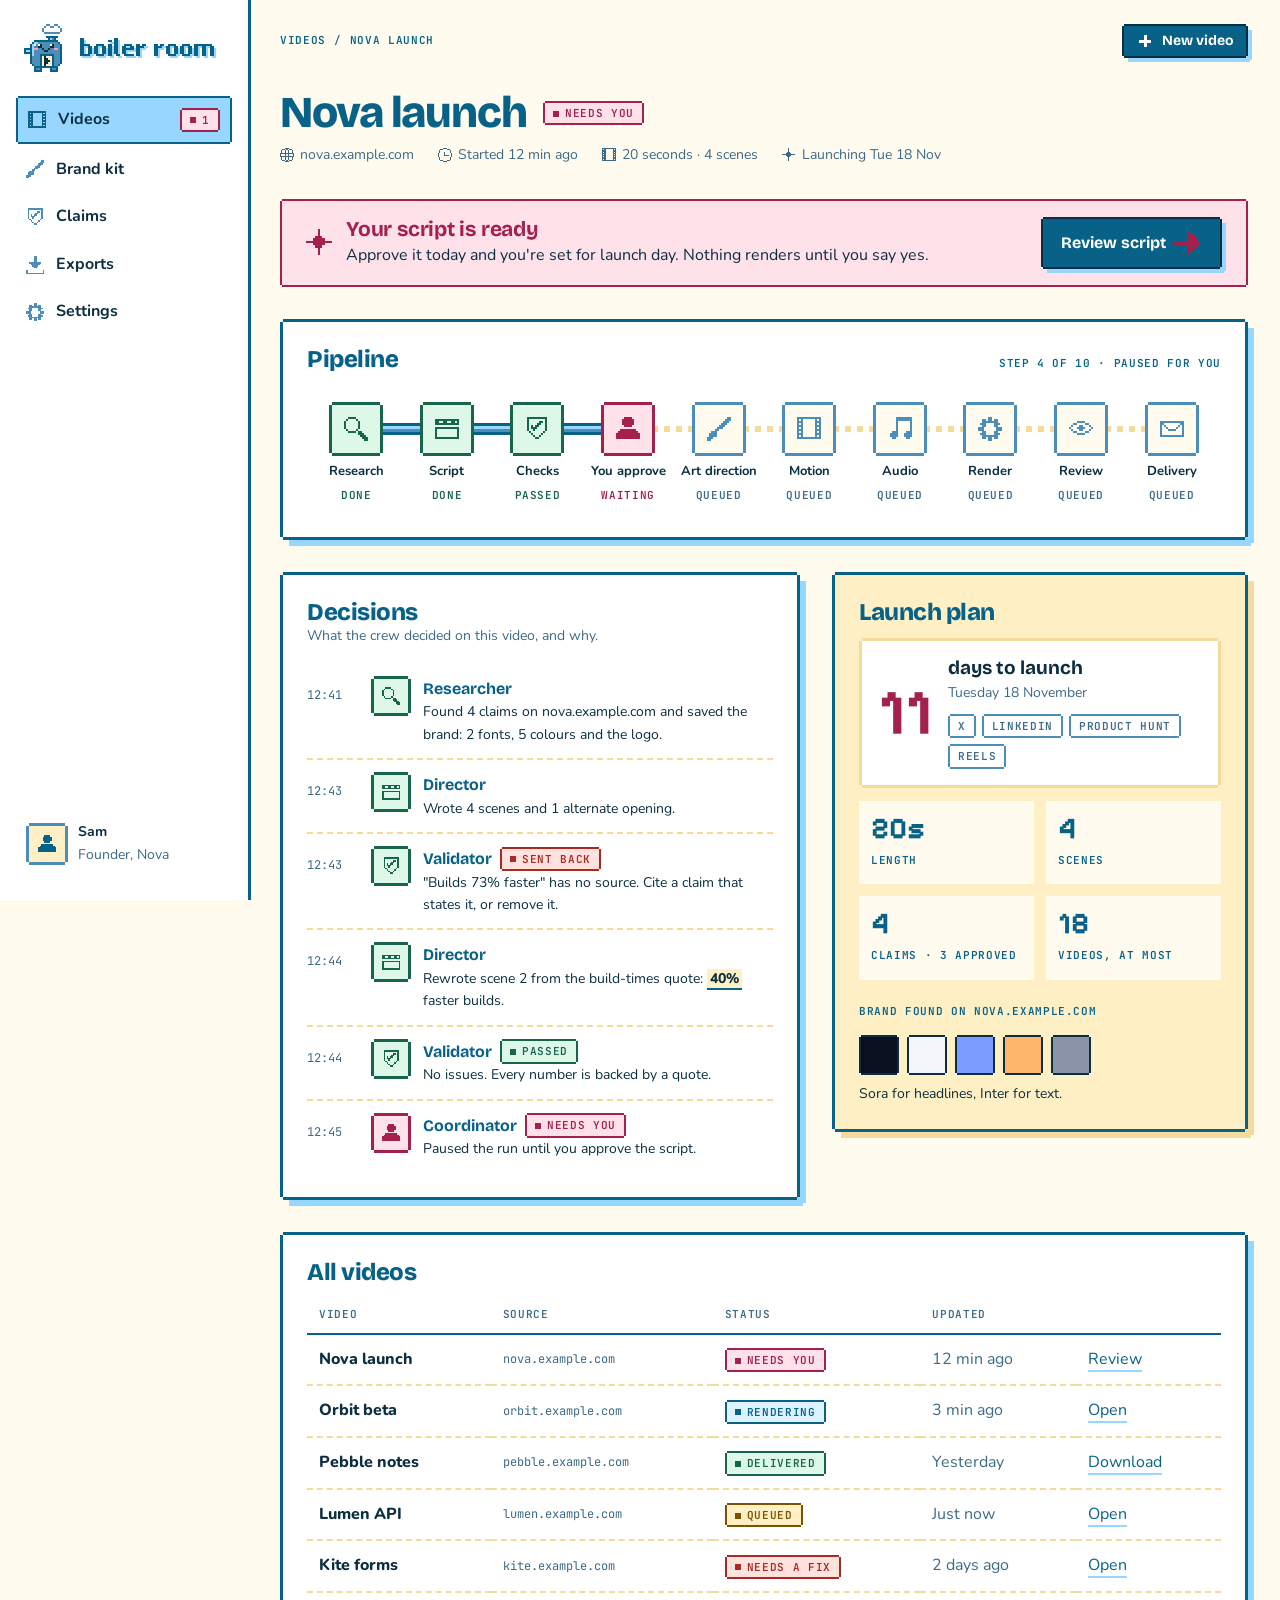
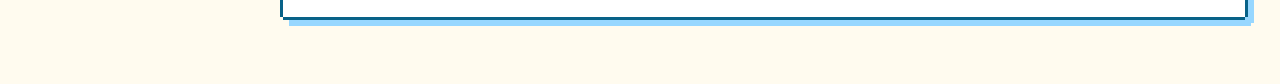
<file: design-system/samples/dashboard.html>
<!doctype html>
<html lang="en">
<head>
<meta charset="utf-8">
<meta name="viewport" content="width=device-width, initial-scale=1">
<title>Boiler Room dashboard sample</title>
<link rel="icon" href="../logo/boiler-mark.svg">
<link rel="stylesheet" href="../tokens.css">
<link rel="stylesheet" href="../components.css">
<script src="../icons/icons.js"></script>
<style>
  body { display: grid; grid-template-columns: 248px minmax(0, 1fr); min-height: 100vh; }

  /* ---------- Sidebar ---------- */
  .side {
    position: sticky;
    top: 0;
    display: flex;
    flex-direction: column;
    gap: var(--br-space-5);
    height: 100vh;
    padding: var(--br-space-5) var(--br-space-4);
    background: var(--br-white);
    box-shadow: 3px 0 0 0 var(--br-deep);
  }
  .side .brand { display: flex; align-items: center; gap: 10px; padding: 0 6px; box-shadow: none; }
  .side nav { display: grid; gap: 4px; }
  .side nav a {
    display: flex;
    align-items: center;
    gap: 12px;
    padding: 9px 10px;
    color: var(--br-ink);
    font-weight: 700;
    box-shadow: none;
  }
  .side nav a .icon { width: 18px; height: 18px; color: var(--br-steel); }
  .side nav a:hover { background: var(--br-sky-soft); }
  .side nav a[aria-current='page'] {
    background: var(--br-sky);
    color: var(--br-ink);
    box-shadow: 0 -2px 0 0 var(--br-deep), 0 2px 0 0 var(--br-deep), -2px 0 0 0 var(--br-deep), 2px 0 0 0 var(--br-deep);
    margin: 2px;
  }
  .side nav a[aria-current='page'] .icon { color: var(--br-deep); }
  .side .count { margin-left: auto; }
  .side .me { margin-top: auto; display: flex; align-items: center; gap: 10px; padding: 10px; font-size: var(--br-text-sm); }
  .side .me .crew { width: 36px; height: 36px; background: var(--br-cream); --frame: var(--br-steel); }
  .side .me .crew .icon { width: 18px; height: 18px; }

  /* ---------- Main ---------- */
  main { padding: var(--br-space-5) var(--br-space-6) var(--br-space-8); display: grid; grid-template-columns: minmax(0, 1fr); gap: var(--br-space-6); align-content: start; }
  main > * { min-width: 0; }
  .topbar { display: flex; align-items: center; gap: var(--br-space-4); }
  .crumbs { display: flex; gap: 8px; align-items: center; }
  .crumbs a { box-shadow: none; }
  .topbar .btn { margin-left: auto; }

  .title { display: grid; gap: var(--br-space-2); }
  .title-row { display: flex; align-items: center; gap: var(--br-space-4); flex-wrap: wrap; }
  .meta { display: flex; gap: var(--br-space-5); flex-wrap: wrap; font-size: var(--br-text-sm); color: var(--br-muted); }
  .meta span { display: inline-flex; align-items: center; gap: 6px; }
  .meta .icon { width: 14px; height: 14px; }

  .callout { align-items: center; padding: var(--br-space-4) var(--br-space-5); }
  .callout .text { display: grid; gap: 2px; flex: 1; }
  .callout h3 { color: var(--br-attention-ink); font-size: 21px; }
  .callout .icon { width: 28px; height: 28px; margin: 0; }

  /* Pipeline tracker: ten stations on one pipe */
  .pipeline-card { display: grid; gap: var(--br-space-5); }
  .pipeline-head { display: flex; align-items: baseline; justify-content: space-between; gap: var(--br-space-4); flex-wrap: wrap; }
  .track-scroll { overflow-x: auto; padding: 6px 4px 10px; }
  .track {
    position: relative;
    display: grid;
    grid-template-columns: repeat(10, minmax(84px, 1fr));
    min-width: 860px;
    isolation: isolate; /* keeps the pipes above the card, below the tiles */
  }
  .station { position: relative; display: grid; justify-items: center; gap: 8px; text-align: center; }
  .station .name { font: 700 13px / 1.2 var(--br-font-body); }
  .station .state { color: var(--br-muted); }
  .station-active .state { color: var(--br-attention-ink); }
  .station-done .state { color: var(--br-success-ink); }
  /* The pipe between this station and the next */
  .station:not(:last-child)::after {
    content: '';
    position: absolute;
    z-index: -1;
    top: 21px;
    left: 50%;
    width: 100%;
    height: 12px;
    background: repeating-linear-gradient(90deg, var(--br-cream-deep) 0 6px, transparent 6px 12px) 0 3px / 100% 6px no-repeat;
  }
  .station-done::after {
    background: linear-gradient(var(--br-deep) 0 3px, var(--br-sky) 3px 6px, var(--br-steel) 6px 9px, var(--br-deep) 9px 12px) !important;
  }

  .split { display: grid; grid-template-columns: minmax(0, 1.25fr) minmax(0, 1fr); gap: var(--br-space-6); align-items: start; }

  /* Decisions log */
  .log { display: grid; gap: 0; margin-top: var(--br-space-4); }
  .entry { display: grid; grid-template-columns: 52px 40px minmax(0, 1fr); gap: var(--br-space-3); padding: var(--br-space-3) 0; border-bottom: 2px dashed var(--br-cream-deep); align-items: start; }
  .entry:last-child { border-bottom: 0; }
  .entry time { padding-top: 10px; color: var(--br-muted); font-size: 12px; }
  .entry .crew { width: 34px; height: 34px; }
  .entry .crew .icon { width: 18px; height: 18px; }
  .entry .who { display: flex; align-items: center; gap: 8px; flex-wrap: wrap; }
  .entry .who strong { font-family: var(--br-font-display); font-weight: 700; color: var(--br-deep); }
  .entry p { font-size: var(--br-text-sm); }

  /* Summary */
  .facts { display: grid; grid-template-columns: repeat(2, minmax(0, 1fr)); gap: var(--br-space-3); margin-top: var(--br-space-4); }
  .fact { padding: var(--br-space-3); background: var(--br-paper); }
  .fact .score { display: block; font-size: 30px; margin-bottom: 4px; }
  .countdown { display: flex; align-items: center; gap: var(--br-space-4); margin-top: var(--br-space-4); padding: var(--br-space-4); background: var(--br-white); }
  .countdown .score { font-size: 64px; color: var(--br-attention-ink); }
  .countdown strong { display: block; font: 700 19px / 1.2 var(--br-font-display); color: var(--br-ink); }
  .post-to { display: flex; gap: 6px; flex-wrap: wrap; margin-top: var(--br-space-2); }
  .swatches { display: flex; gap: 8px; margin-top: var(--br-space-2); }
  .swatch { width: 36px; height: 36px; margin: 2px; box-shadow: 0 -2px 0 0 var(--br-ink), 0 2px 0 0 var(--br-ink), -2px 0 0 0 var(--br-ink), 2px 0 0 0 var(--br-ink); }
  .kit { display: grid; gap: var(--br-space-2); margin-top: var(--br-space-5); }

  .videos .name { font-weight: 800; }
  .videos .src { font-family: var(--br-font-mono); font-size: 12px; color: var(--br-muted); }

  @media (max-width: 1100px) {
    .split { grid-template-columns: 1fr; }
  }
  @media (max-width: 860px) {
    body { grid-template-columns: minmax(0, 1fr); }
    .side { position: static; height: auto; flex-direction: row; flex-wrap: wrap; align-items: center; box-shadow: 0 3px 0 0 var(--br-deep); }
    .side nav { display: flex; overflow-x: auto; width: 100%; }
    .side nav a { white-space: nowrap; }
    .side .me, .side .count { display: none; }
    main { padding: var(--br-space-5) var(--br-space-4) var(--br-space-7); }
    .topbar .crumbs { display: none; }
    .callout { flex-wrap: wrap; }
    .videos th:nth-child(2), .videos td:nth-child(2), .videos th:nth-child(4), .videos td:nth-child(4) { display: none; }
  }
</style>
</head>
<body>

<aside class="side">
  <a class="brand" href="landing.html" aria-label="Boiler Room home">
    <img class="pixel" src="../logo/boiler-mark.svg" width="48" height="48" alt="">
    <img class="pixel" src="../logo/wordmark.svg" height="20" alt="Boiler Room">
  </a>
  <nav aria-label="App">
    <a href="#" aria-current="page"><i class="icon" data-icon="film"></i>Videos <span class="badge badge-needs count">1</span></a>
    <a href="#"><i class="icon" data-icon="brush"></i>Brand kit</a>
    <a href="#"><i class="icon" data-icon="shield"></i>Claims</a>
    <a href="#"><i class="icon" data-icon="download"></i>Exports</a>
    <a href="#"><i class="icon" data-icon="gear"></i>Settings</a>
  </nav>
  <div class="me">
    <span class="crew"><i class="icon" data-icon="user"></i></span>
    <div><strong>Sam</strong><br><span class="muted">Founder, Nova</span></div>
  </div>
</aside>

<main>
  <div class="topbar">
    <div class="crumbs label"><a href="#">Videos</a><span class="muted">/</span><span>Nova launch</span></div>
    <a class="btn btn-primary btn-sm" href="landing.html#start"><i class="icon" data-icon="plus"></i>New video</a>
  </div>

  <div class="title">
    <div class="title-row">
      <h1>Nova launch</h1>
      <span class="badge badge-needs">Needs you</span>
    </div>
    <div class="meta">
      <span><i class="icon" data-icon="globe"></i>nova.example.com</span>
      <span><i class="icon" data-icon="clock"></i>Started 12 min ago</span>
      <span><i class="icon" data-icon="film"></i>20 seconds · 4 scenes</span>
      <span><i class="icon" data-icon="sparkle"></i>Launching Tue 18 Nov</span>
    </div>
  </div>

  <div class="alert alert-needs callout">
    <i class="icon" data-icon="sparkle"></i>
    <div class="text">
      <h3>Your script is ready</h3>
      <p>Approve it today and you're set for launch day. Nothing renders until you say yes.</p>
    </div>
    <a class="btn btn-primary" href="script-review.html">Review script <i class="icon" data-icon="arrow-right"></i></a>
  </div>

  <section class="card pipeline-card" aria-label="Pipeline">
    <div class="pipeline-head">
      <h2 style="font-size: 24px">Pipeline</h2>
      <span class="label muted">Step 4 of 10 · paused for you</span>
    </div>
    <div class="track-scroll">
      <ol class="track" style="list-style: none; margin: 0; padding: 0">
        <li class="station station-done"><span class="crew crew-done"><i class="icon" data-icon="search"></i></span><span class="name">Research</span><span class="label state">Done</span></li>
        <li class="station station-done"><span class="crew crew-done"><i class="icon" data-icon="clapper"></i></span><span class="name">Script</span><span class="label state">Done</span></li>
        <li class="station station-done"><span class="crew crew-done"><i class="icon" data-icon="shield"></i></span><span class="name">Checks</span><span class="label state">Passed</span></li>
        <li class="station station-active"><span class="crew crew-active"><i class="icon" data-icon="user"></i></span><span class="name">You approve</span><span class="label state">Waiting</span></li>
        <li class="station"><span class="crew crew-waiting"><i class="icon" data-icon="brush"></i></span><span class="name">Art direction</span><span class="label state">Queued</span></li>
        <li class="station"><span class="crew crew-waiting"><i class="icon" data-icon="film"></i></span><span class="name">Motion</span><span class="label state">Queued</span></li>
        <li class="station"><span class="crew crew-waiting"><i class="icon" data-icon="note"></i></span><span class="name">Audio</span><span class="label state">Queued</span></li>
        <li class="station"><span class="crew crew-waiting"><i class="icon" data-icon="gear"></i></span><span class="name">Render</span><span class="label state">Queued</span></li>
        <li class="station"><span class="crew crew-waiting"><i class="icon" data-icon="eye"></i></span><span class="name">Review</span><span class="label state">Queued</span></li>
        <li class="station"><span class="crew crew-waiting"><i class="icon" data-icon="mail"></i></span><span class="name">Delivery</span><span class="label state">Queued</span></li>
      </ol>
    </div>
  </section>

  <div class="split">
    <section class="card">
      <h2 style="font-size: 24px">Decisions</h2>
      <p class="muted" style="font-size: 14px">What the crew decided on this video, and why.</p>
      <div class="log">
        <div class="entry">
          <time class="mono">12:41</time><span class="crew crew-done"><i class="icon" data-icon="search"></i></span>
          <div><div class="who"><strong>Researcher</strong></div><p>Found 4 claims on nova.example.com and saved the brand: 2 fonts, 5 colours and the logo.</p></div>
        </div>
        <div class="entry">
          <time class="mono">12:43</time><span class="crew crew-done"><i class="icon" data-icon="clapper"></i></span>
          <div><div class="who"><strong>Director</strong></div><p>Wrote 4 scenes and 1 alternate opening.</p></div>
        </div>
        <div class="entry">
          <time class="mono">12:43</time><span class="crew crew-done"><i class="icon" data-icon="shield"></i></span>
          <div><div class="who"><strong>Validator</strong><span class="badge badge-failed">Sent back</span></div><p>"Builds 73% faster" has no source. Cite a claim that states it, or remove it.</p></div>
        </div>
        <div class="entry">
          <time class="mono">12:44</time><span class="crew crew-done"><i class="icon" data-icon="clapper"></i></span>
          <div><div class="who"><strong>Director</strong></div><p>Rewrote scene 2 from the build-times quote: <span class="claim">40%</span> faster builds.</p></div>
        </div>
        <div class="entry">
          <time class="mono">12:44</time><span class="crew crew-done"><i class="icon" data-icon="shield"></i></span>
          <div><div class="who"><strong>Validator</strong><span class="badge badge-done">Passed</span></div><p>No issues. Every number is backed by a quote.</p></div>
        </div>
        <div class="entry">
          <time class="mono">12:45</time><span class="crew crew-active"><i class="icon" data-icon="user"></i></span>
          <div><div class="who"><strong>Coordinator</strong><span class="badge badge-needs">Needs you</span></div><p>Paused the run until you approve the script.</p></div>
        </div>
      </div>
    </section>

    <section class="card card-cream">
      <h2 style="font-size: 24px">Launch plan</h2>
      <div class="countdown px px-flat" style="--frame: var(--br-cream-deep)">
        <span class="score">11</span>
        <div><strong>days to launch</strong><span class="muted" style="font-size: 14px">Tuesday 18 November</span>
          <div class="post-to"><span class="badge badge-plain">X</span><span class="badge badge-plain">LinkedIn</span><span class="badge badge-plain">Product Hunt</span><span class="badge badge-plain">Reels</span></div>
        </div>
      </div>
      <div class="facts">
        <div class="fact"><span class="score">20s</span><span class="label muted">Length</span></div>
        <div class="fact"><span class="score">4</span><span class="label muted">Scenes</span></div>
        <div class="fact"><span class="score">4</span><span class="label muted">Claims · 3 approved</span></div>
        <div class="fact"><span class="score">18</span><span class="label muted">Videos, at most</span></div>
      </div>
      <div class="kit">
        <span class="label">Brand found on nova.example.com</span>
        <div class="swatches">
          <span class="swatch" style="background:#0B1020" title="#0B1020"></span>
          <span class="swatch" style="background:#F4F6FB" title="#F4F6FB"></span>
          <span class="swatch" style="background:#7C9CFF" title="#7C9CFF"></span>
          <span class="swatch" style="background:#FFB86B" title="#FFB86B"></span>
          <span class="swatch" style="background:#8A93A8" title="#8A93A8"></span>
        </div>
        <p style="font-size: 14px">Sora for headlines, Inter for text.</p>
      </div>
    </section>
  </div>

  <section class="card videos">
    <h2 style="font-size: 24px; margin-bottom: 12px">All videos</h2>
    <div style="overflow-x: auto">
      <table class="table">
        <thead><tr><th>Video</th><th>Source</th><th>Status</th><th>Updated</th><th></th></tr></thead>
        <tbody>
          <tr><td class="name">Nova launch</td><td class="src">nova.example.com</td><td><span class="badge badge-needs">Needs you</span></td><td class="muted">12 min ago</td><td><a href="script-review.html">Review</a></td></tr>
          <tr><td class="name">Orbit beta</td><td class="src">orbit.example.com</td><td><span class="badge badge-working">Rendering</span></td><td class="muted">3 min ago</td><td><a href="#">Open</a></td></tr>
          <tr><td class="name">Pebble notes</td><td class="src">pebble.example.com</td><td><span class="badge badge-done">Delivered</span></td><td class="muted">Yesterday</td><td><a href="#">Download</a></td></tr>
          <tr><td class="name">Lumen API</td><td class="src">lumen.example.com</td><td><span class="badge badge-queued">Queued</span></td><td class="muted">Just now</td><td><a href="#">Open</a></td></tr>
          <tr><td class="name">Kite forms</td><td class="src">kite.example.com</td><td><span class="badge badge-failed">Needs a fix</span></td><td class="muted">2 days ago</td><td><a href="#">Open</a></td></tr>
        </tbody>
      </table>
    </div>
  </section>
</main>

</body>
</html>
</file>
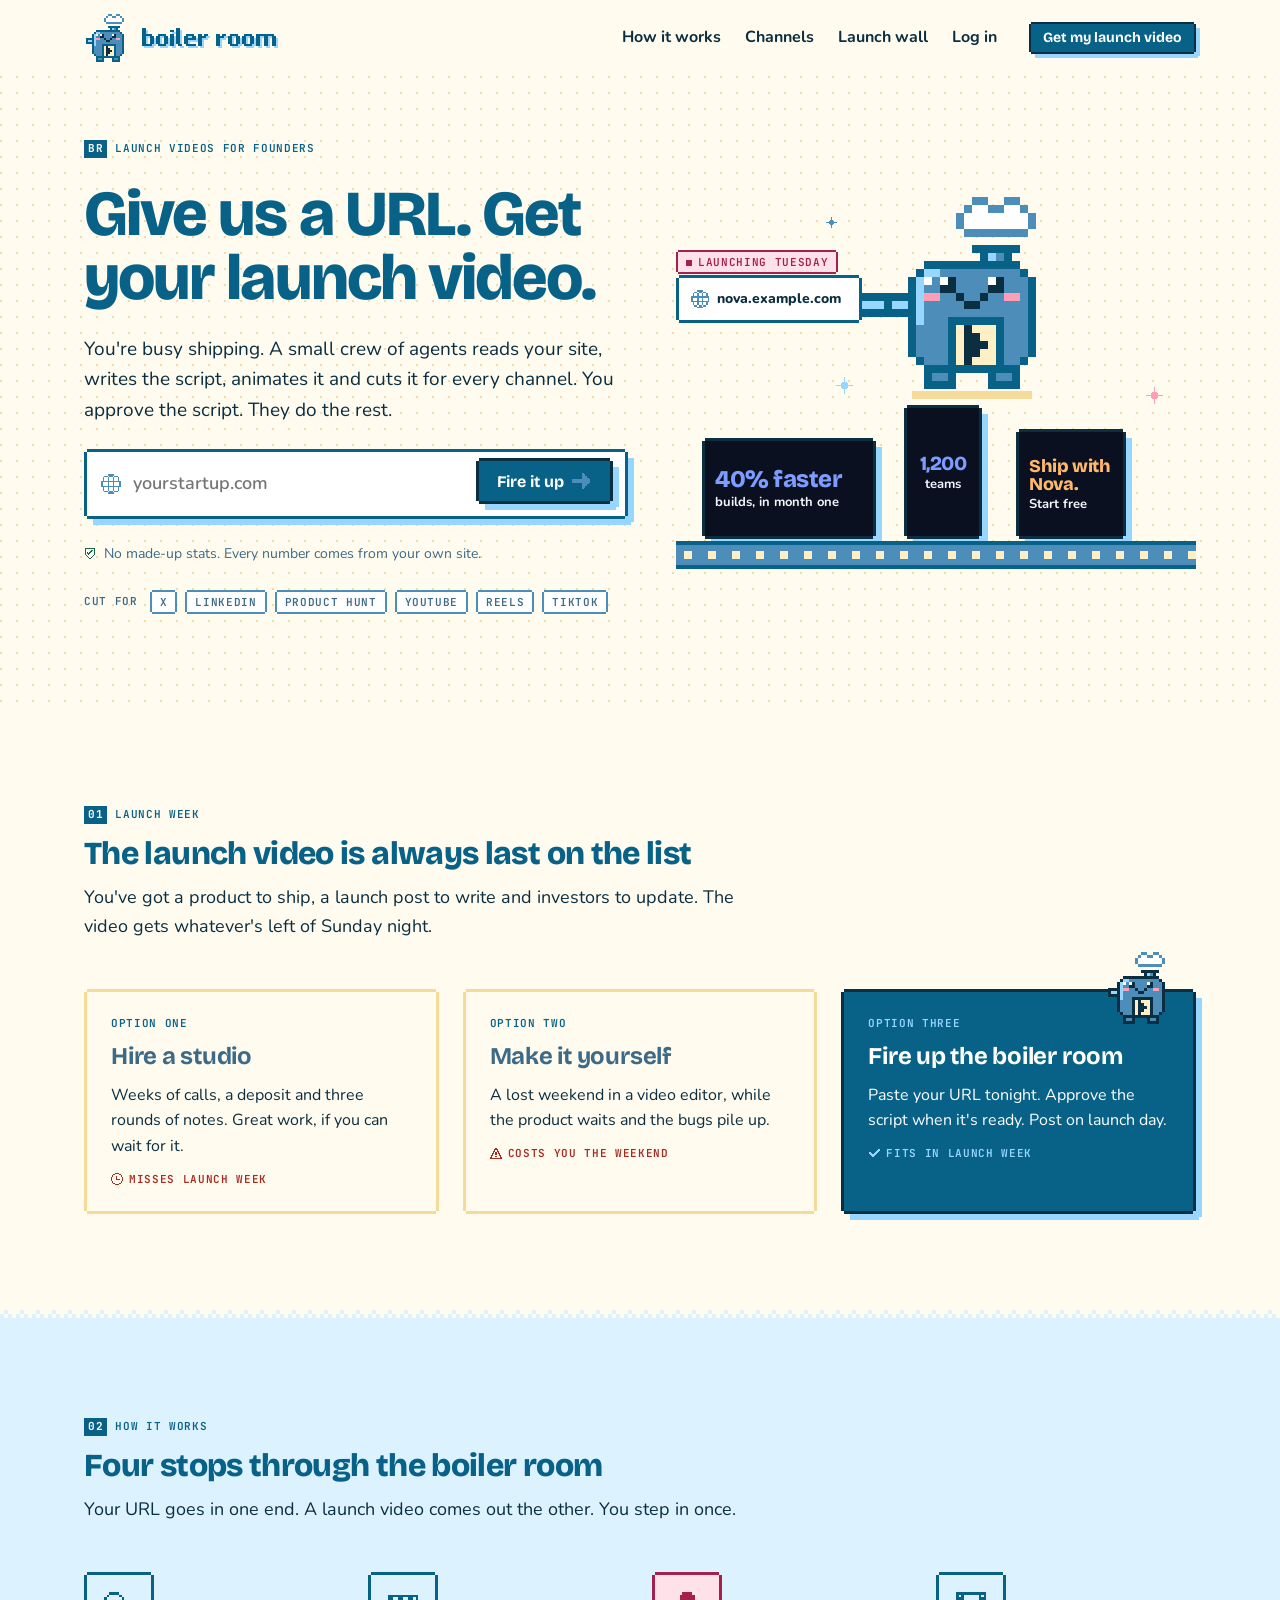
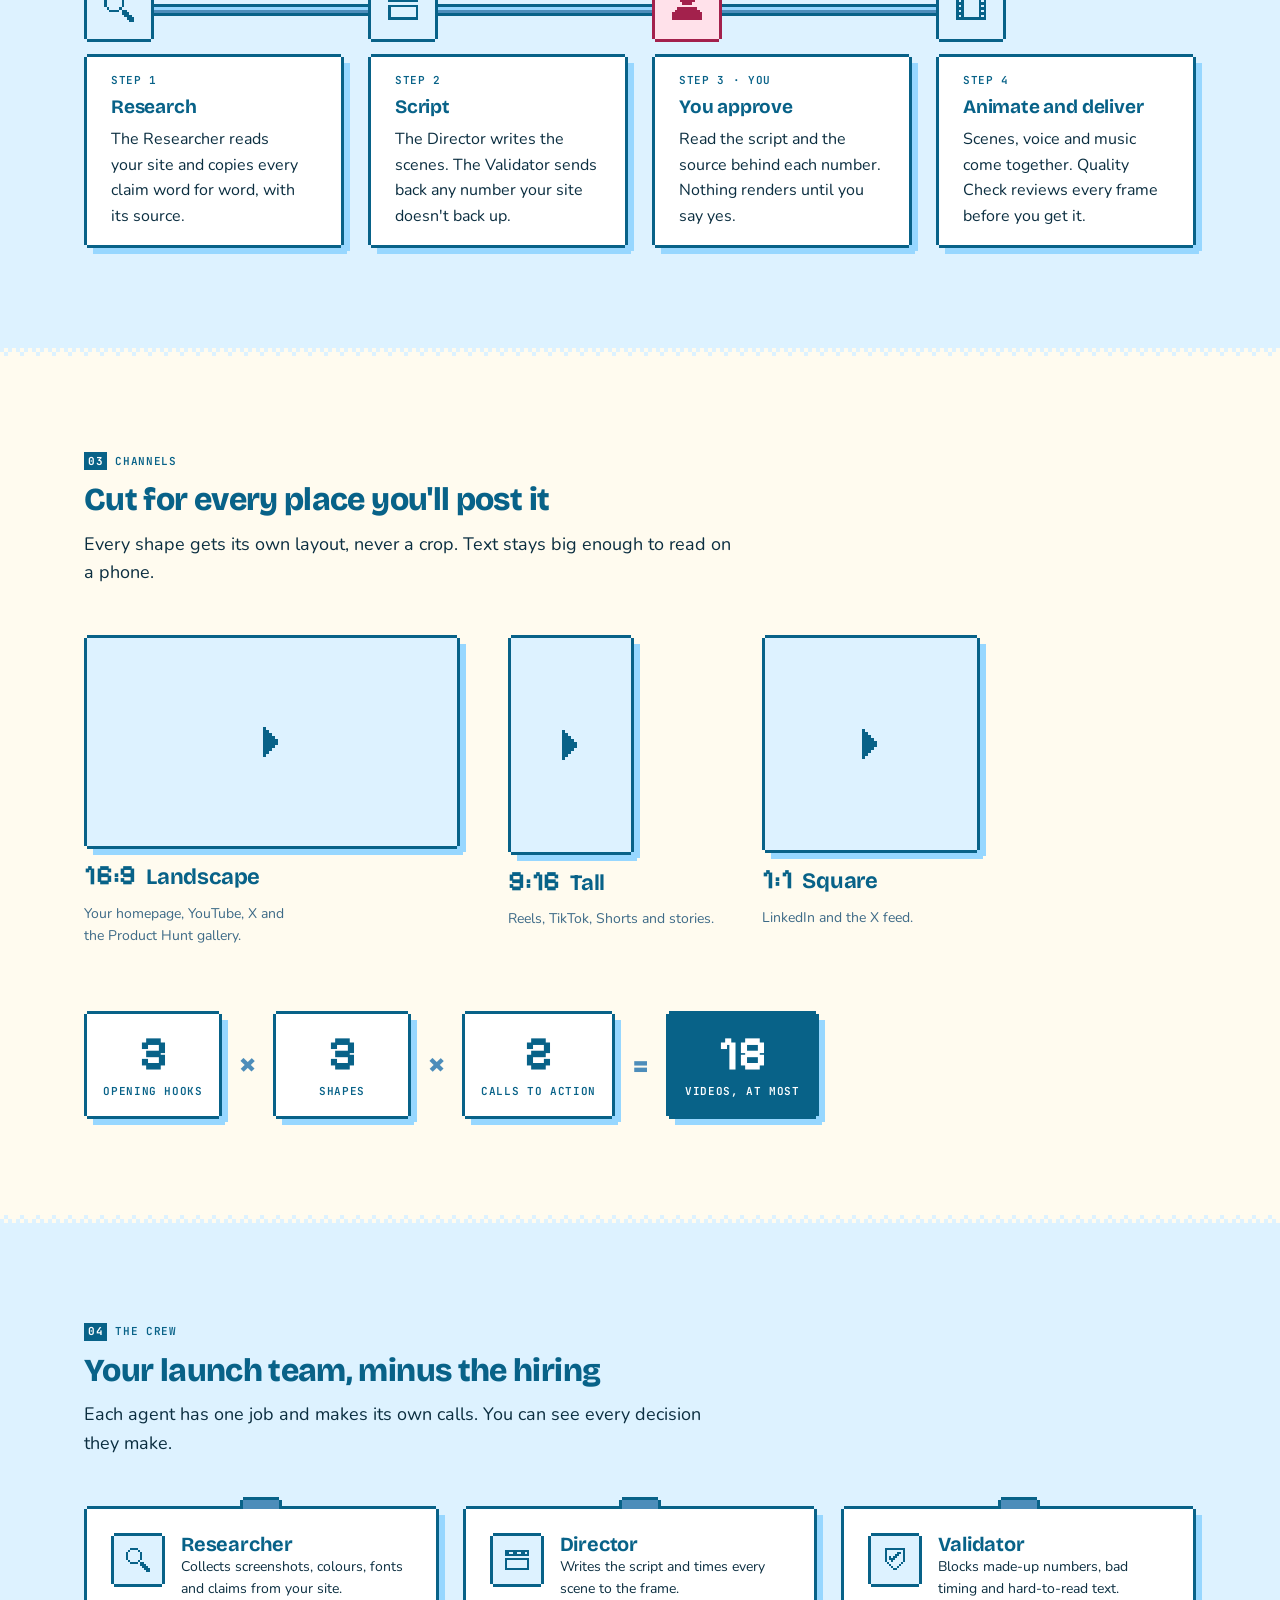
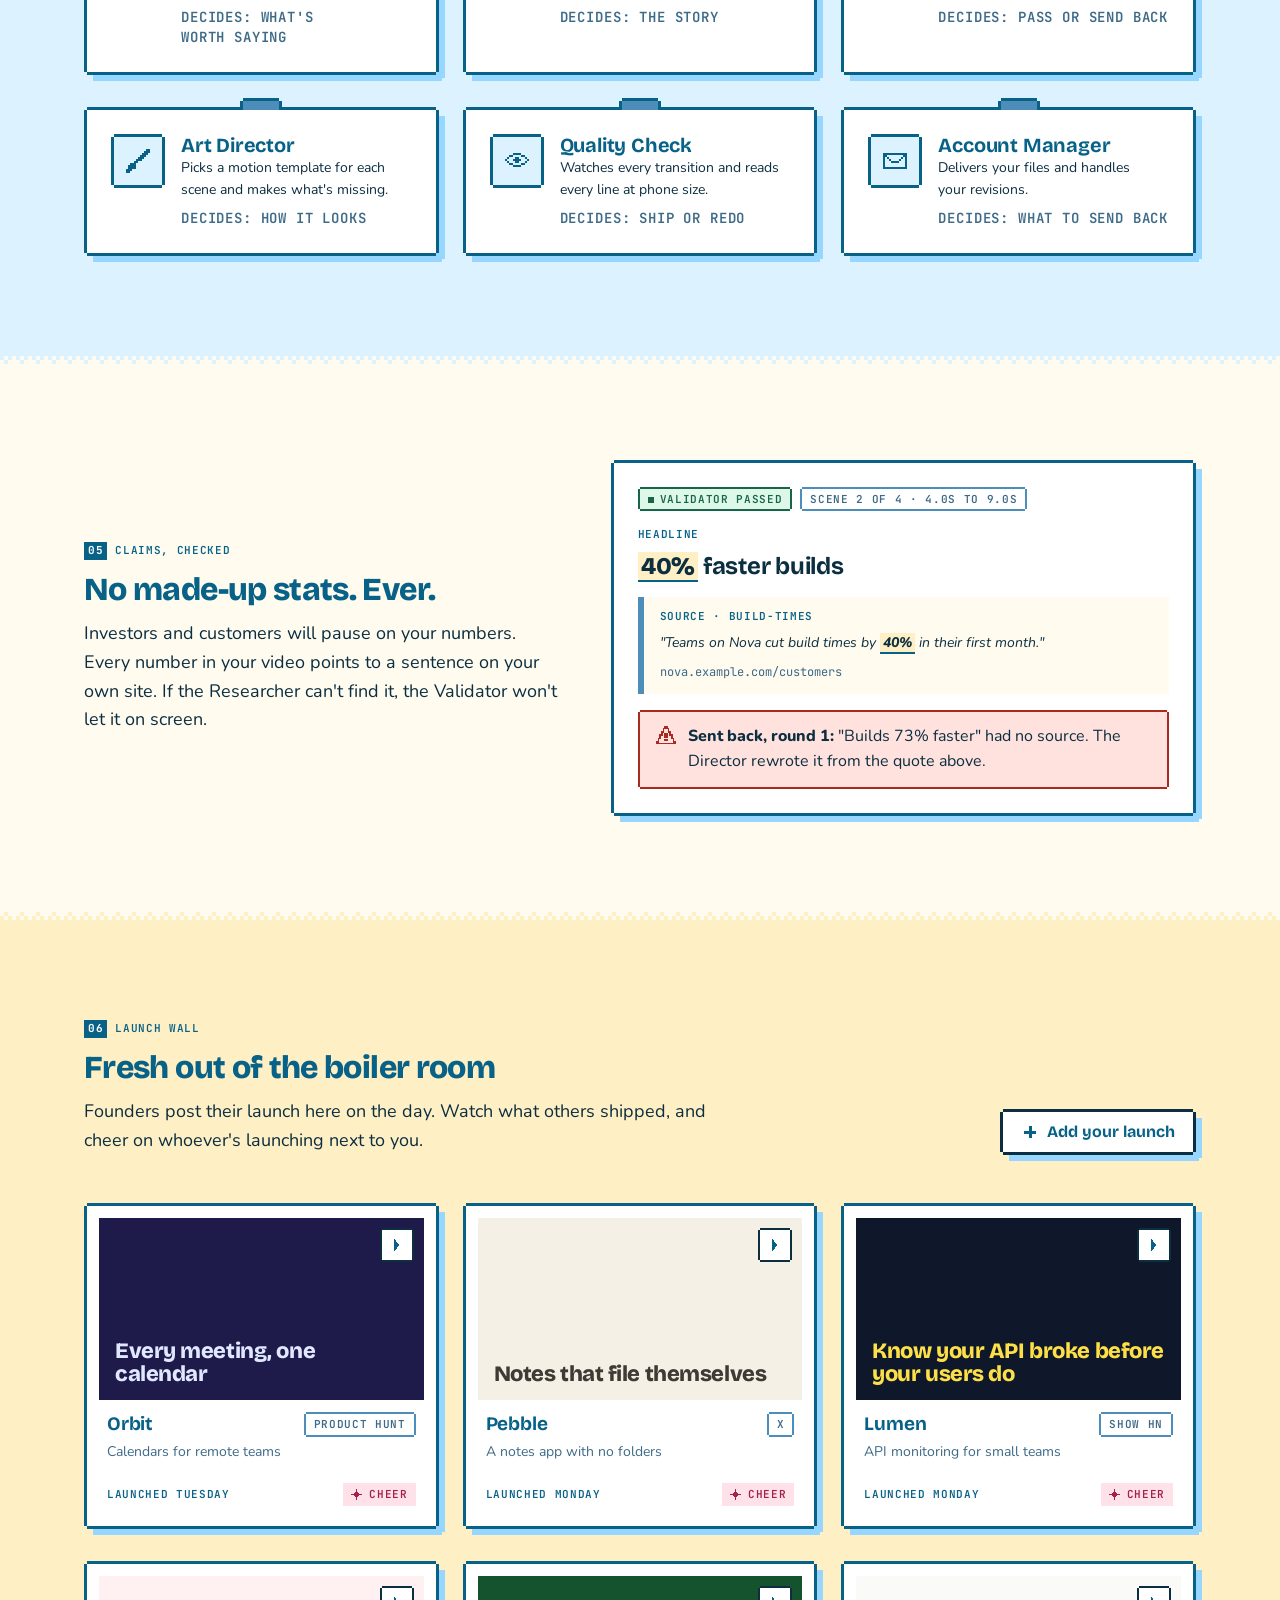
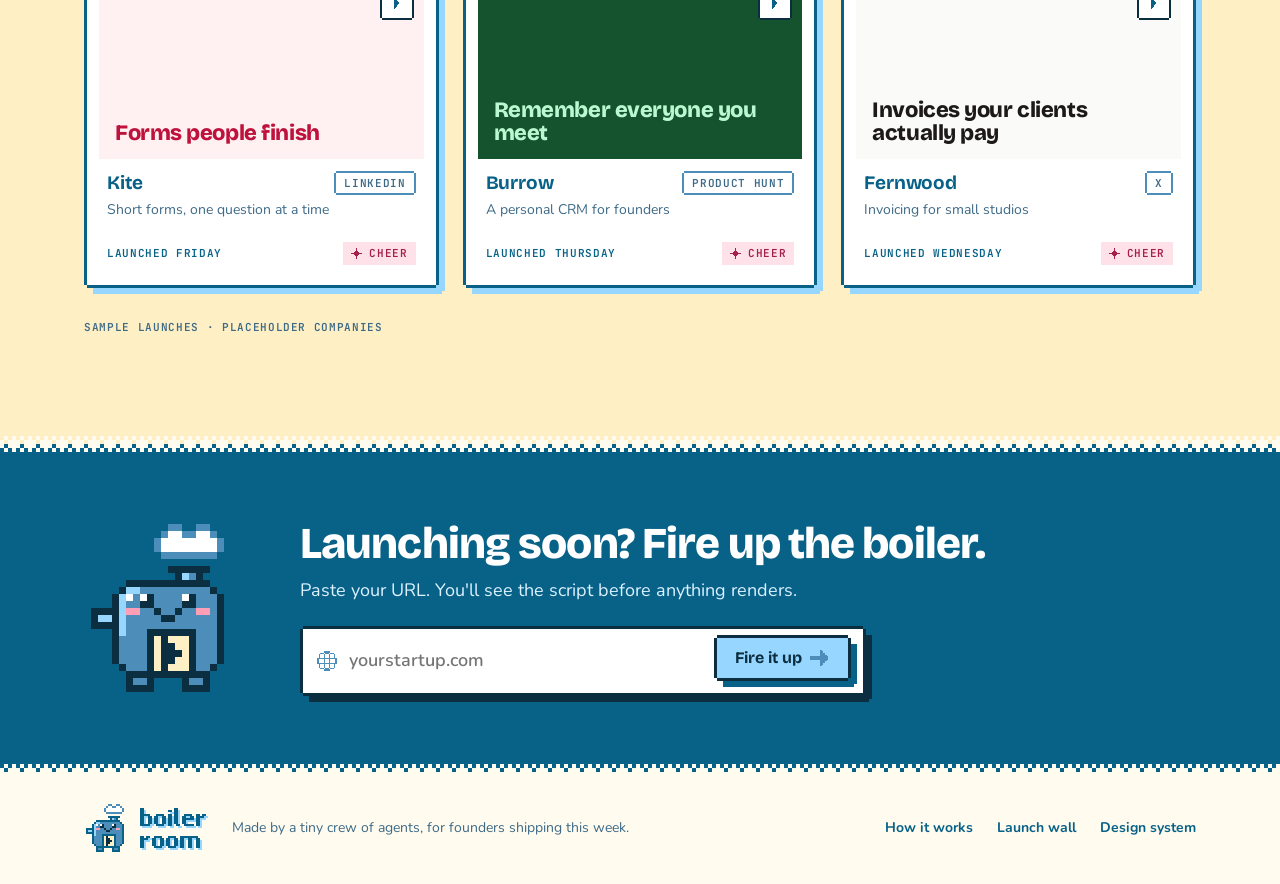
<file: design-system/samples/landing.html>
<!doctype html>
<html lang="en">
<head>
<meta charset="utf-8">
<meta name="viewport" content="width=device-width, initial-scale=1">
<title>Boiler Room landing sample</title>
<link rel="icon" href="../logo/boiler-mark.svg">
<link rel="stylesheet" href="../tokens.css">
<link rel="stylesheet" href="../components.css">
<script src="../icons/icons.js"></script>
<style>
  /* ---------- Nav ---------- */
  .nav {
    display: flex;
    align-items: center;
    gap: var(--br-space-6);
    height: 76px;
  }
  .brand {
    display: inline-flex;
    align-items: center;
    gap: 10px;
    box-shadow: none;
  }
  .brand:hover { box-shadow: none; }
  .nav-links {
    display: flex;
    gap: var(--br-space-5);
    margin-left: auto;
    font-weight: 700;
  }
  .nav-links a { box-shadow: none; color: var(--br-ink); }
  .nav-links a:hover { color: var(--br-deep); box-shadow: 0 2px 0 var(--br-sky); }

  /* ---------- Hero ---------- */
  .hero { padding: var(--br-space-8) 0 var(--br-space-9); }
  .hero-grid {
    display: grid;
    grid-template-columns: minmax(0, 1fr) 520px;
    gap: var(--br-space-7);
    align-items: center;
  }
  .hero-copy { display: grid; gap: var(--br-space-5); }
  .lede { font-size: 19px; max-width: 30em; }
  .hero .url-field { max-width: 560px; }
  .hero .hint { display: flex; align-items: center; gap: 8px; }
  .hero .hint .icon { color: var(--br-success-ink); }
  .channels { display: flex; align-items: center; gap: 8px; flex-wrap: wrap; }
  .channels > .label { color: var(--br-muted); margin-right: 4px; }

  /* The illustration: a URL goes in the side pipe, videos come out on the belt */
  .art {
    position: relative;
    width: 520px;
    height: 400px;
  }
  .art > * { position: absolute; }
  .ticket {
    left: 0;
    top: 98px;
    width: 180px;
    display: flex;
    align-items: center;
    gap: 8px;
    padding: 10px 12px;
    font-weight: 800;
    font-size: 14px;
  }
  .ticket .icon { color: var(--br-steel); width: 18px; height: 18px; }
  .ticket .label { position: absolute; top: -28px; left: -3px; }
  .feed-pipe {
    left: 186px;
    top: 116px;
    width: 22px;
    height: 24px;
    background: linear-gradient(var(--br-deep) 0 8px, var(--br-sky) 8px 16px, var(--br-deep) 16px 24px);
  }
  .art .mascot { left: 200px; top: 20px; width: 192px; }
  .art .puff { width: 72px; } /* 9 pixels at the mascot's 8px scale */
  .art .puff-a { left: 136px; top: -8px; }
  .art .puff-b { left: 136px; top: -8px; animation-delay: calc(var(--br-frame) * 9); }
  .floor {
    left: 236px;
    top: 214px;
    width: 120px;
    height: 8px;
    background: var(--br-cream-deep);
  }
  .belt {
    left: 0;
    right: 0;
    top: 368px;
    height: 20px;
    background:
      repeating-linear-gradient(90deg, var(--br-cream) 0 8px, transparent 8px 24px) 8px 6px / 100% 8px no-repeat,
      var(--br-steel);
    box-shadow: 0 -4px 0 0 var(--br-deep), 0 4px 0 0 var(--br-deep);
    animation: br-flow calc(var(--br-frame) * 12) steps(3) infinite;
  }
  .film {
    --frame: var(--br-ink);
    bottom: 38px;
    display: grid;
    align-content: center;
    gap: 4px;
    padding: 10px;
    background: #0B1020; /* Nova's own brand: the customer's colours, not ours */
    color: #F4F6FB;
    font: 700 13px / 1.15 var(--br-font-body);
  }
  .film b { color: #7C9CFF; font: 800 24px / 1 var(--br-font-display); letter-spacing: -0.02em; }
  .film .format {
    position: absolute;
    bottom: -32px;
    left: -3px;
    color: var(--br-muted);
  }
  .film-wide { left: 26px; width: 168px; height: 95px; }
  .film-tall { left: 228px; width: 72px; height: 128px; text-align: center; }
  .film-tall b { font-size: 20px; }
  .film-square { left: 340px; width: 104px; height: 104px; }
  .film-square b { font-size: 18px; color: #FFB86B; }
  .sparkle { color: var(--br-pink); width: 18px; height: 18px; }
  .sparkle.s1 { left: 470px; top: 210px; }
  .sparkle.s2 { left: 160px; top: 200px; color: var(--br-sky); }
  .sparkle.s3 { left: 150px; top: 40px; color: var(--br-steel); width: 12px; height: 12px; }

  /* ---------- Sections ---------- */
  section { padding: var(--br-space-9) 0; }
  .section-head { display: grid; gap: var(--br-space-3); max-width: 660px; margin-bottom: var(--br-space-7); }
  .section-head p { font-size: 18px; }

  /* Launch week: three ways to get a video */
  .ways { display: grid; grid-template-columns: repeat(3, minmax(0, 1fr)); gap: var(--br-space-5); align-items: stretch; }
  .way { display: grid; gap: var(--br-space-3); align-content: start; }
  .way .verdict { display: inline-flex; align-items: center; gap: 6px; }
  .way-old { --frame: var(--br-cream-deep); --drop: transparent; background: var(--br-paper); }
  .way-old h3 { color: var(--br-muted); }
  .way-old .verdict { color: var(--br-error-ink); }
  .way-us { background: var(--br-deep); color: var(--br-white); --frame: var(--br-ink); --drop: var(--br-sky); position: relative; }
  .way-us h3 { color: var(--br-white); }
  .way-us .verdict { color: var(--br-sky); }
  .way-us .mascot { position: absolute; right: 16px; top: -40px; width: 72px; }

  /* How it works: four stations on one pipe */
  .steps {
    position: relative;
    display: grid;
    grid-template-columns: repeat(4, minmax(0, 1fr));
    gap: var(--br-space-5);
  }
  .steps::before {
    content: '';
    position: absolute;
    left: 38px;
    right: calc((100% - 72px) / 4 - 38px);
    top: 32px;
    height: 12px;
    background: linear-gradient(var(--br-deep) 0 3px, var(--br-sky) 3px 6px, var(--br-steel) 6px 9px, var(--br-deep) 9px 12px);
  }
  .step { position: relative; display: grid; gap: var(--br-space-3); align-content: start; }
  .step .crew { width: 64px; height: 64px; }
  .step .crew .icon { width: 30px; height: 30px; }
  .step .card { padding: var(--br-space-4) var(--br-space-5); display: grid; gap: var(--br-space-2); }
  .step-you .crew { background: var(--br-attention-soft); color: var(--br-attention-ink); --frame: var(--br-attention-ink); }

  /* Channels: each shape drawn to scale */
  /* All three frames share one height, so the shapes compare at a glance */
  .formats { display: flex; gap: var(--br-space-7); align-items: start; flex-wrap: wrap; }
  .format { display: grid; gap: var(--br-space-3); align-content: end; }
  .format .frame {
    display: grid;
    place-items: center;
    background: var(--br-sky-soft);
    color: var(--br-deep);
    --drop: var(--br-sky);
  }
  .format .frame .icon { width: 36px; height: 36px; }
  .format-wide { width: min(376px, 100%); }
  .format-wide .frame { width: calc(100% - 6px); aspect-ratio: 16 / 9; }
  .format-tall .frame { width: 120px; aspect-ratio: 9 / 16; }
  .format-square .frame { width: 212px; aspect-ratio: 1; }
  .format h3 { font-size: 22px; display: flex; align-items: baseline; gap: 10px; }
  .format h3 .score { font-size: 28px; }
  .format p { max-width: 26ch; font-size: var(--br-text-sm); color: var(--br-muted); }
  .equation {
    display: flex;
    align-items: center;
    flex-wrap: wrap;
    gap: var(--br-space-4);
    margin-top: var(--br-space-8);
  }
  .term { display: grid; justify-items: center; gap: 6px; min-width: 132px; padding: var(--br-space-4); }
  .term .score { font-size: 48px; }
  .op { font: 700 32px / 1 var(--br-font-pixel); color: var(--br-steel); }
  .term-total { background: var(--br-deep); --drop: var(--br-sky); }
  .term-total .score, .term-total .label { color: var(--br-white); }

  /* The crew: pixel ID badges */
  .crew-grid {
    display: grid;
    grid-template-columns: repeat(3, minmax(0, 1fr));
    gap: var(--br-space-6) var(--br-space-5);
  }
  .badge-card { position: relative; display: grid; grid-template-columns: auto 1fr; gap: var(--br-space-4); align-items: start; }
  .badge-card .clip {
    position: absolute;
    top: -9px;
    left: 50%;
    width: 36px;
    height: 9px;
    margin-left: -18px;
    background: var(--br-steel);
    box-shadow: 0 -3px 0 0 var(--br-deep), -3px 0 0 0 var(--br-deep), 3px 0 0 0 var(--br-deep);
  }
  .badge-card h3 { font-size: 20px; }
  .badge-card p { font-size: var(--br-text-sm); }
  .badge-card .decides { margin-top: var(--br-space-2); color: var(--br-muted); }

  /* Claims */
  .claims-grid {
    display: grid;
    grid-template-columns: minmax(0, 0.9fr) minmax(0, 1.1fr);
    gap: var(--br-space-7);
    align-items: center;
  }
  .script { display: grid; gap: var(--br-space-4); }
  .script-line { display: grid; gap: var(--br-space-2); }
  .script-line .say { font: 700 24px / 1.25 var(--br-font-display); color: var(--br-ink); letter-spacing: -0.01em; }
  .stamp { display: flex; gap: var(--br-space-2); align-items: center; flex-wrap: wrap; }

  /* Launch wall */
  .wall-head { display: flex; justify-content: space-between; align-items: end; gap: var(--br-space-5); flex-wrap: wrap; margin-bottom: var(--br-space-7); }
  .wall-head .section-head { margin: 0; }
  .wall { display: grid; grid-template-columns: repeat(3, minmax(0, 1fr)); gap: var(--br-space-6) var(--br-space-5); }
  .launch { display: grid; gap: var(--br-space-3); padding: var(--br-space-3); align-content: start; }
  .launch .thumb {
    position: relative;
    display: grid;
    align-content: end;
    aspect-ratio: 16 / 9;
    padding: 14px 16px;
    overflow: hidden;
    font: 800 22px / 1.05 var(--br-font-display);
    letter-spacing: -0.02em;
  }
  .launch .thumb .play {
    position: absolute;
    top: 12px;
    right: 12px;
    display: grid;
    place-items: center;
    width: 30px;
    height: 30px;
    background: var(--br-white);
    color: var(--br-deep);
    box-shadow: 0 -2px 0 0 var(--br-ink), 0 2px 0 0 var(--br-ink), -2px 0 0 0 var(--br-ink), 2px 0 0 0 var(--br-ink);
  }
  .launch .thumb .play .icon { width: 14px; height: 14px; }
  .launch .body { display: grid; gap: 4px; padding: 0 var(--br-space-2) var(--br-space-2); }
  .launch .body h4 { display: flex; justify-content: space-between; align-items: center; gap: 8px; }
  .launch .body p { font-size: var(--br-text-sm); color: var(--br-muted); }
  .launch .foot { display: flex; justify-content: space-between; align-items: center; gap: 8px; padding: 0 var(--br-space-2) var(--br-space-2); }
  .cheer { display: inline-flex; align-items: center; gap: 6px; padding: 4px 8px; border: 0; background: var(--br-attention-soft); color: var(--br-attention-ink); font: 600 var(--br-text-label) / 1.4 var(--br-font-label); text-transform: uppercase; letter-spacing: 0.06em; cursor: pointer; }
  .cheer .icon { width: 12px; height: 12px; }
  .sample-note { color: var(--br-muted); }

  /* CTA band and footer */
  .cta-band { background: var(--br-deep); color: var(--br-white); padding: var(--br-space-8) 0; }
  .cta-band .wrap { display: grid; grid-template-columns: auto 1fr; gap: var(--br-space-7); align-items: center; }
  .cta-band h2 { color: var(--br-white); font-size: 44px; }
  .cta-band p { color: var(--br-sky-soft); font-size: 18px; margin-top: 8px; }
  .cta-band .url-field { --frame: var(--br-ink); --drop: var(--br-ink); margin-top: var(--br-space-5); max-width: 560px; }
  footer { padding: var(--br-space-6) 0; }
  footer .wrap { display: flex; align-items: center; gap: var(--br-space-5); flex-wrap: wrap; }
  footer .links { display: flex; gap: var(--br-space-5); margin-left: auto; font-size: var(--br-text-sm); font-weight: 700; }
  footer .links a { box-shadow: none; }

  @media (max-width: 1080px) {
    .hero-grid { grid-template-columns: 1fr; }
    .art { margin: 0 auto; }
    .claims-grid { grid-template-columns: 1fr; }
    .crew-grid, .wall { grid-template-columns: repeat(2, minmax(0, 1fr)); }
    .ways { grid-template-columns: 1fr; }
  }
  @media (max-width: 760px) {
    .nav-links { display: none; }
    .nav .btn { margin-left: auto; }
    .steps { grid-template-columns: 1fr; }
    .steps::before { left: 34px; right: auto; top: 40px; bottom: 40px; width: 12px; height: auto;
      background: linear-gradient(90deg, var(--br-deep) 0 3px, var(--br-sky) 3px 6px, var(--br-steel) 6px 9px, var(--br-deep) 9px 12px); }
    .step { grid-template-columns: auto 1fr; align-items: start; }
    .crew-grid, .wall { grid-template-columns: 1fr; }
    .format-wide { width: 100%; }
    .cta-band .wrap { grid-template-columns: 1fr; }
    .cta-band .mascot { width: 120px !important; }
    .cta-band h2 { font-size: 32px; }
  }
  @media (max-width: 560px) {
    .brand img + img { display: none; }
    .art { zoom: 0.62; }
    .url-field { flex-wrap: wrap; }
    .url-field input { flex-basis: calc(100% - 40px); }
    .url-field .btn { width: calc(100% - 9px); }
    section { padding: var(--br-space-8) 0; }
  }
</style>
</head>
<body>

<nav class="nav wrap" aria-label="Main">
  <a class="brand" href="#" aria-label="Boiler Room home">
    <img class="pixel" src="../logo/boiler-mark.svg" width="48" height="48" alt="">
    <img class="pixel" src="../logo/wordmark.svg" height="20" alt="Boiler Room">
  </a>
  <div class="nav-links">
    <a href="#how">How it works</a>
    <a href="#channels">Channels</a>
    <a href="#wall">Launch wall</a>
    <a href="dashboard.html">Log in</a>
  </div>
  <a class="btn btn-primary btn-sm" href="#start">Get my launch video</a>
</nav>

<header class="hero bg-dots" id="start">
  <div class="wrap hero-grid">
    <div class="hero-copy">
      <span class="label eyebrow"><b>BR</b> Launch videos for founders</span>
      <h1 class="display">Give us a URL. Get your launch video.</h1>
      <p class="lede">You're busy shipping. A small crew of agents reads your site, writes the script, animates it and cuts it for every channel. You approve the script. They do the rest.</p>
      <form class="url-field px" onsubmit="return false">
        <i class="icon" data-icon="globe"></i>
        <input type="url" placeholder="yourstartup.com" aria-label="Your product's URL">
        <button class="btn btn-primary">Fire it up <i class="icon" data-icon="arrow-right"></i></button>
      </form>
      <p class="hint"><i class="icon icon-sm" data-icon="shield"></i> No made-up stats. Every number comes from your own site.</p>
      <div class="channels">
        <span class="label">Cut for</span>
        <span class="badge badge-plain">X</span>
        <span class="badge badge-plain">LinkedIn</span>
        <span class="badge badge-plain">Product Hunt</span>
        <span class="badge badge-plain">YouTube</span>
        <span class="badge badge-plain">Reels</span>
        <span class="badge badge-plain">TikTok</span>
      </div>
    </div>

    <div class="art" aria-hidden="true">
      <div class="ticket card card-flat"><span class="badge badge-needs label">Launching Tuesday</span><i class="icon" data-icon="globe"></i>nova.example.com</div>
      <div class="feed-pipe"></div>
      <div class="floor"></div>
      <div class="mascot">
        <img src="../logo/boiler-mark.svg" alt="">
        <img class="blink" src="../logo/boiler-mark-blink.svg" alt="">
        <img class="puff puff-a" src="../logo/puff.svg" alt="">
        <img class="puff puff-b" src="../logo/puff.svg" alt="">
      </div>
      <i class="icon sparkle s1" data-icon="sparkle"></i>
      <i class="icon sparkle s2" data-icon="sparkle"></i>
      <i class="icon sparkle s3" data-icon="sparkle"></i>
      <div class="film film-wide px"><b>40% faster</b>builds, in month one<span class="label format">16:9</span></div>
      <div class="film film-tall px"><b>1,200</b>teams<span class="label format">9:16</span></div>
      <div class="film film-square px"><b>Ship with Nova.</b>Start free<span class="label format">1:1</span></div>
      <div class="belt"></div>
    </div>
  </div>
</header>

<section id="week">
  <div class="wrap">
    <div class="section-head">
      <span class="label eyebrow"><b>01</b> Launch week</span>
      <h2>The launch video is always last on the list</h2>
      <p>You've got a product to ship, a launch post to write and investors to update. The video gets whatever's left of Sunday night.</p>
    </div>
    <div class="ways">
      <div class="card way way-old">
        <span class="label">Option one</span>
        <h3>Hire a studio</h3>
        <p>Weeks of calls, a deposit and three rounds of notes. Great work, if you can wait for it.</p>
        <span class="label verdict"><i class="icon icon-sm" data-icon="clock"></i>Misses launch week</span>
      </div>
      <div class="card way way-old">
        <span class="label">Option two</span>
        <h3>Make it yourself</h3>
        <p>A lost weekend in a video editor, while the product waits and the bugs pile up.</p>
        <span class="label verdict"><i class="icon icon-sm" data-icon="warning"></i>Costs you the weekend</span>
      </div>
      <div class="card way way-us">
        <div class="mascot"><img src="../logo/boiler-mark-on-deep.svg" alt=""></div>
        <span class="label" style="color: var(--br-sky)">Option three</span>
        <h3>Fire up the boiler room</h3>
        <p>Paste your URL tonight. Approve the script when it's ready. Post on launch day.</p>
        <span class="label verdict"><i class="icon icon-sm" data-icon="check"></i>Fits in launch week</span>
      </div>
    </div>
  </div>
</section>

<div class="dither dither-up" style="background-color: var(--br-paper)"></div>
<section class="bg-sky" id="how">
  <div class="wrap">
    <div class="section-head">
      <span class="label eyebrow"><b>02</b> How it works</span>
      <h2>Four stops through the boiler room</h2>
      <p>Your URL goes in one end. A launch video comes out the other. You step in once.</p>
    </div>
    <div class="steps">
      <div class="step">
        <span class="crew"><i class="icon" data-icon="search"></i></span>
        <div class="card"><span class="label">Step 1</span><h4>Research</h4><p>The Researcher reads your site and copies every claim word for word, with its source.</p></div>
      </div>
      <div class="step">
        <span class="crew"><i class="icon" data-icon="clapper"></i></span>
        <div class="card"><span class="label">Step 2</span><h4>Script</h4><p>The Director writes the scenes. The Validator sends back any number your site doesn't back up.</p></div>
      </div>
      <div class="step step-you">
        <span class="crew"><i class="icon" data-icon="user"></i></span>
        <div class="card"><span class="label">Step 3 · you</span><h4>You approve</h4><p>Read the script and the source behind each number. Nothing renders until you say yes.</p></div>
      </div>
      <div class="step">
        <span class="crew"><i class="icon" data-icon="film"></i></span>
        <div class="card"><span class="label">Step 4</span><h4>Animate and deliver</h4><p>Scenes, voice and music come together. Quality Check reviews every frame before you get it.</p></div>
      </div>
    </div>
  </div>
</section>
<div class="dither"></div>

<section id="channels">
  <div class="wrap">
    <div class="section-head">
      <span class="label eyebrow"><b>03</b> Channels</span>
      <h2>Cut for every place you'll post it</h2>
      <p>Every shape gets its own layout, never a crop. Text stays big enough to read on a phone.</p>
    </div>
    <div class="formats">
      <div class="format format-wide">
        <div class="frame px"><i class="icon" data-icon="play"></i></div>
        <h3><span class="score">16:9</span> Landscape</h3>
        <p>Your homepage, YouTube, X and the Product Hunt gallery.</p>
      </div>
      <div class="format format-tall">
        <div class="frame px"><i class="icon" data-icon="play"></i></div>
        <h3><span class="score">9:16</span> Tall</h3>
        <p>Reels, TikTok, Shorts and stories.</p>
      </div>
      <div class="format format-square">
        <div class="frame px"><i class="icon" data-icon="play"></i></div>
        <h3><span class="score">1:1</span> Square</h3>
        <p>LinkedIn and the X feed.</p>
      </div>
    </div>
    <div class="equation">
      <div class="card term"><span class="score">3</span><span class="label">opening hooks</span></div>
      <span class="op">×</span>
      <div class="card term"><span class="score">3</span><span class="label">shapes</span></div>
      <span class="op">×</span>
      <div class="card term"><span class="score">2</span><span class="label">calls to action</span></div>
      <span class="op">=</span>
      <div class="card term term-total"><span class="score">18</span><span class="label">videos, at most</span></div>
    </div>
  </div>
</section>

<div class="dither dither-up" style="background-color: var(--br-paper)"></div>
<section class="bg-sky" id="crew">
  <div class="wrap">
    <div class="section-head">
      <span class="label eyebrow"><b>04</b> The crew</span>
      <h2>Your launch team, minus the hiring</h2>
      <p>Each agent has one job and makes its own calls. You can see every decision they make.</p>
    </div>
    <div class="crew-grid">
      <article class="card badge-card"><span class="clip"></span>
        <span class="crew"><i class="icon" data-icon="search"></i></span>
        <div><h3>Researcher</h3><p>Collects screenshots, colours, fonts and claims from your site.</p><p class="label decides">Decides: what's worth saying</p></div>
      </article>
      <article class="card badge-card"><span class="clip"></span>
        <span class="crew"><i class="icon" data-icon="clapper"></i></span>
        <div><h3>Director</h3><p>Writes the script and times every scene to the frame.</p><p class="label decides">Decides: the story</p></div>
      </article>
      <article class="card badge-card"><span class="clip"></span>
        <span class="crew"><i class="icon" data-icon="shield"></i></span>
        <div><h3>Validator</h3><p>Blocks made-up numbers, bad timing and hard-to-read text.</p><p class="label decides">Decides: pass or send back</p></div>
      </article>
      <article class="card badge-card"><span class="clip"></span>
        <span class="crew"><i class="icon" data-icon="brush"></i></span>
        <div><h3>Art Director</h3><p>Picks a motion template for each scene and makes what's missing.</p><p class="label decides">Decides: how it looks</p></div>
      </article>
      <article class="card badge-card"><span class="clip"></span>
        <span class="crew"><i class="icon" data-icon="eye"></i></span>
        <div><h3>Quality Check</h3><p>Watches every transition and reads every line at phone size.</p><p class="label decides">Decides: ship or redo</p></div>
      </article>
      <article class="card badge-card"><span class="clip"></span>
        <span class="crew"><i class="icon" data-icon="mail"></i></span>
        <div><h3>Account Manager</h3><p>Delivers your files and handles your revisions.</p><p class="label decides">Decides: what to send back</p></div>
      </article>
    </div>
  </div>
</section>
<div class="dither"></div>

<section id="claims">
  <div class="wrap claims-grid">
    <div class="section-head" style="margin: 0">
      <span class="label eyebrow"><b>05</b> Claims, checked</span>
      <h2>No made-up stats. Ever.</h2>
      <p>Investors and customers will pause on your numbers. Every number in your video points to a sentence on your own site. If the Researcher can't find it, the Validator won't let it on screen.</p>
    </div>
    <div class="card script">
      <div class="stamp"><span class="badge badge-done">Validator passed</span><span class="badge badge-plain">Scene 2 of 4 · 4.0s to 9.0s</span></div>
      <div class="script-line">
        <span class="label">Headline</span>
        <p class="say"><span class="claim">40%</span> faster builds</p>
      </div>
      <div class="claim-card">
        <span class="label">Source · build-times</span>
        <blockquote>"Teams on Nova cut build times by <span class="claim">40%</span> in their first month."</blockquote>
        <span class="source">nova.example.com/customers</span>
      </div>
      <div class="alert alert-failed">
        <i class="icon" data-icon="warning"></i>
        <p><strong>Sent back, round 1:</strong> "Builds 73% faster" had no source. The Director rewrote it from the quote above.</p>
      </div>
    </div>
  </div>
</section>

<div class="dither dither-cream dither-up" style="background-color: var(--br-paper)"></div>
<section class="bg-cream" id="wall">
  <div class="wrap">
    <div class="wall-head">
      <div class="section-head">
        <span class="label eyebrow"><b>06</b> Launch wall</span>
        <h2>Fresh out of the boiler room</h2>
        <p>Founders post their launch here on the day. Watch what others shipped, and cheer on whoever's launching next to you.</p>
      </div>
      <a class="btn" href="#start"><i class="icon" data-icon="plus"></i>Add your launch</a>
    </div>
    <div class="wall">
      <article class="card launch">
        <div class="thumb" style="background: #1E1B4B; color: #E0E7FF">Every meeting, one calendar<span class="play"><i class="icon" data-icon="play"></i></span></div>
        <div class="body"><h4>Orbit <span class="badge badge-plain">Product Hunt</span></h4><p>Calendars for remote teams</p></div>
        <div class="foot"><span class="label muted">Launched Tuesday</span><button class="cheer"><i class="icon" data-icon="sparkle"></i>Cheer</button></div>
      </article>
      <article class="card launch">
        <div class="thumb" style="background: #F5F0E6; color: #3F3A33">Notes that file themselves<span class="play"><i class="icon" data-icon="play"></i></span></div>
        <div class="body"><h4>Pebble <span class="badge badge-plain">X</span></h4><p>A notes app with no folders</p></div>
        <div class="foot"><span class="label muted">Launched Monday</span><button class="cheer"><i class="icon" data-icon="sparkle"></i>Cheer</button></div>
      </article>
      <article class="card launch">
        <div class="thumb" style="background: #0F172A; color: #FDE047">Know your API broke before your users do<span class="play"><i class="icon" data-icon="play"></i></span></div>
        <div class="body"><h4>Lumen <span class="badge badge-plain">Show HN</span></h4><p>API monitoring for small teams</p></div>
        <div class="foot"><span class="label muted">Launched Monday</span><button class="cheer"><i class="icon" data-icon="sparkle"></i>Cheer</button></div>
      </article>
      <article class="card launch">
        <div class="thumb" style="background: #FFF1F2; color: #BE123C">Forms people finish<span class="play"><i class="icon" data-icon="play"></i></span></div>
        <div class="body"><h4>Kite <span class="badge badge-plain">LinkedIn</span></h4><p>Short forms, one question at a time</p></div>
        <div class="foot"><span class="label muted">Launched Friday</span><button class="cheer"><i class="icon" data-icon="sparkle"></i>Cheer</button></div>
      </article>
      <article class="card launch">
        <div class="thumb" style="background: #14532D; color: #BBF7D0">Remember everyone you meet<span class="play"><i class="icon" data-icon="play"></i></span></div>
        <div class="body"><h4>Burrow <span class="badge badge-plain">Product Hunt</span></h4><p>A personal CRM for founders</p></div>
        <div class="foot"><span class="label muted">Launched Thursday</span><button class="cheer"><i class="icon" data-icon="sparkle"></i>Cheer</button></div>
      </article>
      <article class="card launch">
        <div class="thumb" style="background: #FAFAF9; color: #1C1917">Invoices your clients actually pay<span class="play"><i class="icon" data-icon="play"></i></span></div>
        <div class="body"><h4>Fernwood <span class="badge badge-plain">X</span></h4><p>Invoicing for small studios</p></div>
        <div class="foot"><span class="label muted">Launched Wednesday</span><button class="cheer"><i class="icon" data-icon="sparkle"></i>Cheer</button></div>
      </article>
    </div>
    <p class="label sample-note" style="margin-top: 32px">Sample launches · placeholder companies</p>
  </div>
</section>
<div class="dither dither-cream"></div>

<div class="dither dither-deep dither-up" style="background-color: var(--br-paper)"></div>
<section class="cta-band">
  <div class="wrap">
    <div class="mascot" style="width: 168px">
      <img src="../logo/boiler-mark-on-deep.svg" alt="">
    </div>
    <div>
      <h2>Launching soon? Fire up the boiler.</h2>
      <p>Paste your URL. You'll see the script before anything renders.</p>
      <form class="url-field px" onsubmit="return false">
        <i class="icon" data-icon="globe"></i>
        <input type="url" placeholder="yourstartup.com" aria-label="Your product's URL">
        <button class="btn btn-steam">Fire it up <i class="icon" data-icon="arrow-right"></i></button>
      </form>
    </div>
  </div>
</section>
<div class="dither dither-deep"></div>

<footer>
  <div class="wrap">
    <img class="pixel" src="../logo/lockup.svg" height="48" alt="Boiler Room">
    <span class="muted" style="font-size: 14px">Made by a tiny crew of agents, for founders shipping this week.</span>
    <div class="links"><a href="#how">How it works</a><a href="#wall">Launch wall</a><a href="../index.html">Design system</a></div>
  </div>
</footer>

</body>
</html>
</file>
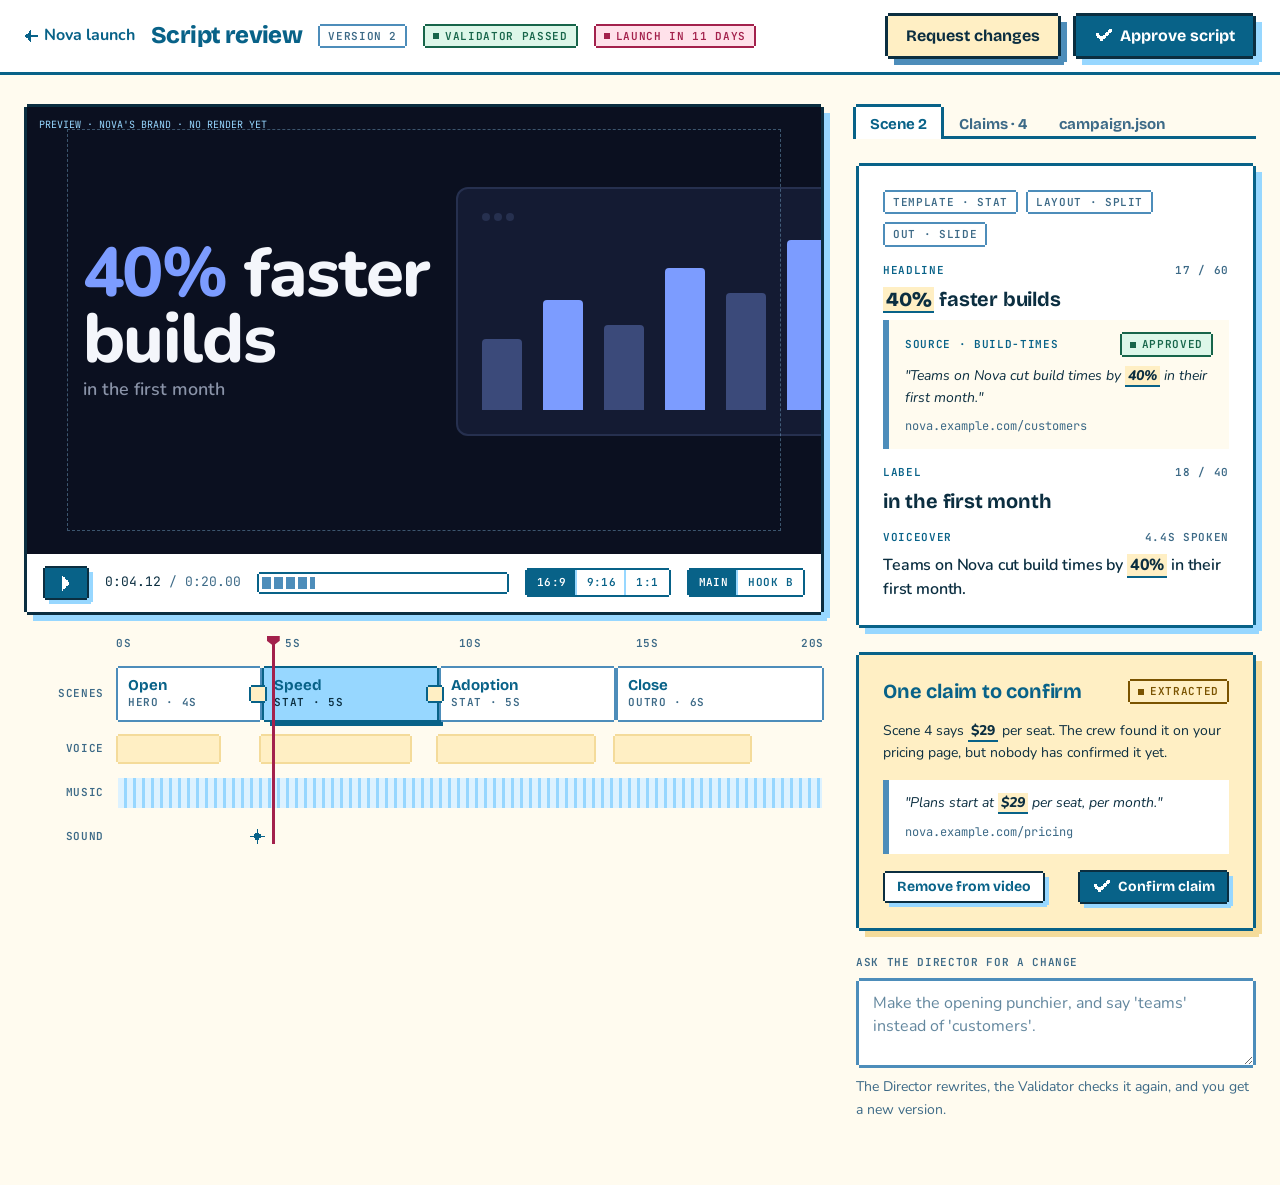
<file: design-system/samples/script-review.html>
<!doctype html>
<html lang="en">
<head>
<meta charset="utf-8">
<meta name="viewport" content="width=device-width, initial-scale=1">
<title>Boiler Room script review sample</title>
<link rel="icon" href="../logo/boiler-mark.svg">
<link rel="stylesheet" href="../tokens.css">
<link rel="stylesheet" href="../components.css">
<script src="../icons/icons.js"></script>
<style>
  /* ---------- Top bar ---------- */
  .bar {
    position: sticky;
    top: 0;
    z-index: 5;
    background: var(--br-white);
    box-shadow: 0 3px 0 0 var(--br-deep);
  }
  .bar .wrap { display: flex; align-items: center; gap: var(--br-space-4); min-height: 72px; flex-wrap: wrap; padding-block: 8px; max-width: 1400px; }
  .bar .back { display: inline-flex; align-items: center; gap: 6px; font-weight: 700; box-shadow: none; }
  .bar .back .icon { width: 14px; height: 14px; transform: scaleX(-1); }
  .bar h1 { font-size: 24px; }
  .bar .actions { margin-left: auto; display: flex; gap: var(--br-space-3); flex-wrap: wrap; }

  .layout {
    display: grid;
    grid-template-columns: minmax(0, 1fr) 400px;
    gap: var(--br-space-6);
    max-width: 1400px;
    margin: 0 auto;
    padding: var(--br-space-6) var(--br-space-5) var(--br-space-8);
  }

  /* ---------- Player ---------- */
  .player { --frame: var(--br-ink); --drop: var(--br-sky); padding: 0; background: var(--br-ink); }
  .stage {
    position: relative;
    aspect-ratio: 16 / 9;
    overflow: hidden;
    background: #0B1020; /* Nova's brand, from campaign.json */
    color: #F4F6FB;
    font-family: 'Sora', var(--br-font-body);
  }
  .stage .copy { position: absolute; left: 7%; top: 30%; display: grid; gap: 2%; width: 44%; }
  .stage .big { font-size: clamp(28px, 5.4vw, 72px); font-weight: 800; line-height: 0.95; letter-spacing: -0.02em; }
  .stage .big em { font-style: normal; color: #7C9CFF; }
  .stage .small { font-size: clamp(12px, 1.4vw, 20px); color: #8A93A8; font-weight: 600; }
  .stage .shot {
    position: absolute;
    right: -4%;
    top: 18%;
    width: 50%;
    aspect-ratio: 16 / 10;
    background: #141B33;
    border: 2px solid #26304F;
    border-radius: 12px; /* Nova's radius. Customer brands keep their own shapes */
    padding: 3%;
    display: grid;
    grid-template-rows: auto 1fr;
    gap: 6%;
  }
  .stage .shot .dots { display: flex; gap: 4px; }
  .stage .shot .dots i { width: 8px; height: 8px; border-radius: 50%; background: #26304F; }
  .stage .shot .bars { display: flex; align-items: flex-end; gap: 6%; }
  .stage .shot .bars i { flex: 1; background: #7C9CFF; border-radius: 4px 4px 0 0; }
  .stage .shot .bars i:nth-child(odd) { background: #3B4A7A; }
  .stage .safe {
    position: absolute;
    inset: 5%;
    border: 1px dashed rgba(151, 215, 255, 0.35);
    pointer-events: none;
  }
  .stage .tag { position: absolute; left: 12px; top: 10px; color: var(--br-sky); font-family: var(--br-font-label); font-size: 10px; text-transform: uppercase; }

  .controls {
    display: flex;
    align-items: center;
    gap: var(--br-space-4);
    padding: var(--br-space-3) var(--br-space-4);
    background: var(--br-white);
    flex-wrap: wrap;
  }
  .controls .time { font-family: var(--br-font-mono); font-size: 13px; color: var(--br-ink); white-space: nowrap; }
  .controls .progress { flex: 1; min-width: 120px; }
  .controls .progress > span { width: 22%; }

  /* ---------- Timeline ---------- */
  .timeline { display: grid; gap: var(--br-space-3); margin-top: var(--br-space-5); }
  .ruler { position: relative; height: 18px; margin-left: 92px; }
  .ruler span { position: absolute; transform: translateX(-50%); color: var(--br-muted); }
  .ruler span:first-child { transform: none; }
  .ruler span:last-child { transform: translateX(-100%); }
  .lane { display: grid; grid-template-columns: 80px minmax(0, 1fr); gap: 12px; align-items: center; }
  .lane > .label { color: var(--br-muted); text-align: right; }
  .blocks { position: relative; display: flex; height: 56px; }
  .scene {
    --br-px: 2px;
    --frame: var(--br-steel);
    position: relative;
    display: grid;
    align-content: center;
    gap: 2px;
    margin: 2px;
    padding: 0 10px;
    overflow: hidden;
    background: var(--br-white);
    box-shadow: 0 -2px 0 0 var(--frame), 0 2px 0 0 var(--frame), -2px 0 0 0 var(--frame), 2px 0 0 0 var(--frame);
    cursor: pointer;
  }
  .scene strong { font: 700 15px / 1.1 var(--br-font-display); color: var(--br-deep); white-space: nowrap; }
  .scene .label { color: var(--br-muted); white-space: nowrap; }
  .scene[aria-selected='true'] {
    --frame: var(--br-deep);
    background: var(--br-sky);
    box-shadow: 0 -2px 0 0 var(--frame), 0 2px 0 0 var(--frame), -2px 0 0 0 var(--frame), 2px 0 0 0 var(--frame), 6px 6px 0 0 var(--br-deep);
  }
  .scene[aria-selected='true'] .label { color: var(--br-ink); }
  .transition {
    position: absolute;
    top: 50%;
    z-index: 2;
    width: 14px;
    height: 14px;
    margin: -7px 0 0 -7px;
    background: var(--br-cream);
    box-shadow: 0 -2px 0 0 var(--br-deep), 0 2px 0 0 var(--br-deep), -2px 0 0 0 var(--br-deep), 2px 0 0 0 var(--br-deep);
  }
  .playhead {
    position: absolute;
    top: -30px;
    bottom: -122px;
    z-index: 3;
    width: 3px;
    background: var(--br-attention-ink);
  }
  .playhead::before {
    content: '';
    position: absolute;
    top: 0;
    left: -5px;
    width: 13px;
    height: 10px;
    background: var(--br-attention-ink);
    clip-path: polygon(0 0, 100% 0, 100% 50%, 50% 100%, 0 50%);
  }
  .audio { height: 30px; display: flex; }
  .audio span {
    margin: 2px;
    background: var(--br-cream);
    box-shadow: 0 -2px 0 0 var(--br-cream-deep), 0 2px 0 0 var(--br-cream-deep), -2px 0 0 0 var(--br-cream-deep), 2px 0 0 0 var(--br-cream-deep);
  }
  .music { height: 30px; background: repeating-linear-gradient(90deg, var(--br-sky-soft) 0 6px, var(--br-sky) 6px 9px); margin: 2px; }
  .sfx { position: relative; height: 30px; }
  .sfx i {
    position: absolute;
    left: 20%;
    top: 7px;
    width: 16px;
    height: 16px;
    margin-left: -8px;
    color: var(--br-deep);
  }

  /* ---------- Inspector ---------- */
  .inspector { display: grid; gap: var(--br-space-5); align-content: start; }
  .inspector .card { display: grid; gap: var(--br-space-4); }
  .copy-item { display: grid; gap: var(--br-space-2); }
  .copy-item .top { display: flex; justify-content: space-between; align-items: baseline; gap: 8px; }
  .copy-item .value { font: 700 20px / 1.3 var(--br-font-display); color: var(--br-ink); letter-spacing: -0.01em; }
  .copy-item .value.body { font: 600 16px / 1.5 var(--br-font-body); }
  .count { color: var(--br-muted); }
  .props { display: flex; gap: 8px; flex-wrap: wrap; }
  .confirm { display: grid; gap: var(--br-space-3); }
  .confirm .row { display: flex; gap: var(--br-space-3); align-items: center; justify-content: space-between; flex-wrap: wrap; }
  textarea.input { resize: vertical; min-height: 84px; }

  @media (max-width: 1100px) {
    .layout { grid-template-columns: 1fr; }
  }
  @media (max-width: 640px) {
    .layout { padding: var(--br-space-5) var(--br-space-4) var(--br-space-7); }
    .lane { grid-template-columns: 1fr; gap: 4px; }
    .lane > .label { text-align: left; }
    .ruler { margin-left: 0; }
    .scene .label { display: none; }
    .playhead { display: none; }
    .bar .actions { width: 100%; margin-left: 0; }
  }
</style>
</head>
<body>

<header class="bar">
  <div class="wrap">
    <a class="back" href="dashboard.html"><i class="icon" data-icon="arrow-right"></i>Nova launch</a>
    <h1>Script review</h1>
    <span class="badge badge-plain">Version 2</span>
    <span class="badge badge-done">Validator passed</span>
    <span class="badge badge-needs">Launch in 11 days</span>
    <div class="actions">
      <button class="btn btn-cream">Request changes</button>
      <button class="btn btn-primary"><i class="icon" data-icon="check"></i>Approve script</button>
    </div>
  </div>
</header>

<div class="layout">
  <div>
    <div class="card player">
      <div class="stage">
        <span class="tag">Preview · Nova's brand · no render yet</span>
        <div class="copy">
          <span class="big"><em>40%</em> faster builds</span>
          <span class="small">in the first month</span>
        </div>
        <div class="shot" aria-hidden="true">
          <div class="dots"><i></i><i></i><i></i></div>
          <div class="bars"><i style="height: 40%"></i><i style="height: 62%"></i><i style="height: 48%"></i><i style="height: 80%"></i><i style="height: 66%"></i><i style="height: 96%"></i></div>
        </div>
        <div class="safe"></div>
      </div>
      <div class="controls">
        <button class="btn btn-primary btn-sm" aria-label="Play"><i class="icon" data-icon="play"></i></button>
        <span class="time">0:04.12 <span class="muted">/ 0:20.00</span></span>
        <div class="progress" aria-label="Playback position"><span></span></div>
        <div class="seg" role="group" aria-label="Format">
          <button aria-pressed="true">16:9</button><button aria-pressed="false">9:16</button><button aria-pressed="false">1:1</button>
        </div>
        <div class="seg" role="group" aria-label="Opening">
          <button aria-pressed="true">Main</button><button aria-pressed="false">Hook B</button>
        </div>
      </div>
    </div>

    <section class="timeline" aria-label="Timeline">
      <div class="ruler label">
        <span style="left: 0%">0s</span><span style="left: 25%">5s</span><span style="left: 50%">10s</span><span style="left: 75%">15s</span><span style="left: 100%">20s</span>
      </div>
      <div class="lane">
        <span class="label">Scenes</span>
        <div class="blocks">
          <span class="playhead" style="left: 22%"></span>
          <div class="scene" style="flex: 4"><strong>Open</strong><span class="label">hero · 4s</span></div>
          <div class="scene" style="flex: 5" aria-selected="true"><strong>Speed</strong><span class="label">stat · 5s</span></div>
          <div class="scene" style="flex: 5"><strong>Adoption</strong><span class="label">stat · 5s</span></div>
          <div class="scene" style="flex: 6"><strong>Close</strong><span class="label">outro · 6s</span></div>
          <span class="transition" style="left: 20%" title="fade"></span>
          <span class="transition" style="left: 45%" title="slide"></span>
        </div>
      </div>
      <div class="lane">
        <span class="label">Voice</span>
        <div class="audio"><span style="flex: 3"></span><span style="flex: 1; visibility: hidden"></span><span style="flex: 4.4"></span><span style="flex: 0.6; visibility: hidden"></span><span style="flex: 4.6"></span><span style="flex: 0.4; visibility: hidden"></span><span style="flex: 4"></span><span style="flex: 2; visibility: hidden"></span></div>
      </div>
      <div class="lane">
        <span class="label">Music</span>
        <div class="music"></div>
      </div>
      <div class="lane">
        <span class="label">Sound</span>
        <div class="sfx"><i class="icon" data-icon="sparkle" title="whoosh at 4s"></i></div>
      </div>
    </section>
  </div>

  <aside class="inspector">
    <div class="tabs" role="tablist">
      <button class="tab" role="tab" aria-selected="true">Scene 2</button>
      <button class="tab" role="tab" aria-selected="false">Claims · 4</button>
      <button class="tab" role="tab" aria-selected="false">campaign.json</button>
    </div>

    <div class="card">
      <div class="props">
        <span class="badge badge-plain">Template · stat</span>
        <span class="badge badge-plain">Layout · split</span>
        <span class="badge badge-plain">Out · slide</span>
      </div>

      <div class="copy-item">
        <div class="top"><span class="label">Headline</span><span class="label count">17 / 60</span></div>
        <p class="value"><span class="claim">40%</span> faster builds</p>
        <div class="claim-card">
          <div class="top" style="display: flex; justify-content: space-between; gap: 8px"><span class="label">Source · build-times</span><span class="badge badge-done">Approved</span></div>
          <blockquote>"Teams on Nova cut build times by <span class="claim">40%</span> in their first month."</blockquote>
          <span class="source">nova.example.com/customers</span>
        </div>
      </div>

      <div class="copy-item">
        <div class="top"><span class="label">Label</span><span class="label count">18 / 40</span></div>
        <p class="value">in the first month</p>
      </div>

      <div class="copy-item">
        <div class="top"><span class="label">Voiceover</span><span class="label count">4.4s spoken</span></div>
        <p class="value body">Teams on Nova cut build times by <span class="claim">40%</span> in their first month.</p>
      </div>
    </div>

    <div class="card card-cream confirm">
      <div class="row"><h3 style="font-size: 20px">One claim to confirm</h3><span class="badge badge-queued">Extracted</span></div>
      <p style="font-size: 14px">Scene 4 says <span class="claim">$29</span> per seat. The crew found it on your pricing page, but nobody has confirmed it yet.</p>
      <div class="claim-card" style="background: var(--br-white)">
        <blockquote>"Plans start at <span class="claim">$29</span> per seat, per month."</blockquote>
        <span class="source">nova.example.com/pricing</span>
      </div>
      <div class="row">
        <button class="btn btn-sm">Remove from video</button>
        <button class="btn btn-primary btn-sm"><i class="icon" data-icon="check"></i>Confirm claim</button>
      </div>
    </div>

    <div class="field">
      <label class="label" for="ask">Ask the Director for a change</label>
      <textarea class="input" id="ask" placeholder="Make the opening punchier, and say 'teams' instead of 'customers'."></textarea>
      <span class="hint">The Director rewrites, the Validator checks it again, and you get a new version.</span>
    </div>
  </aside>
</div>

</body>
</html>
</file>
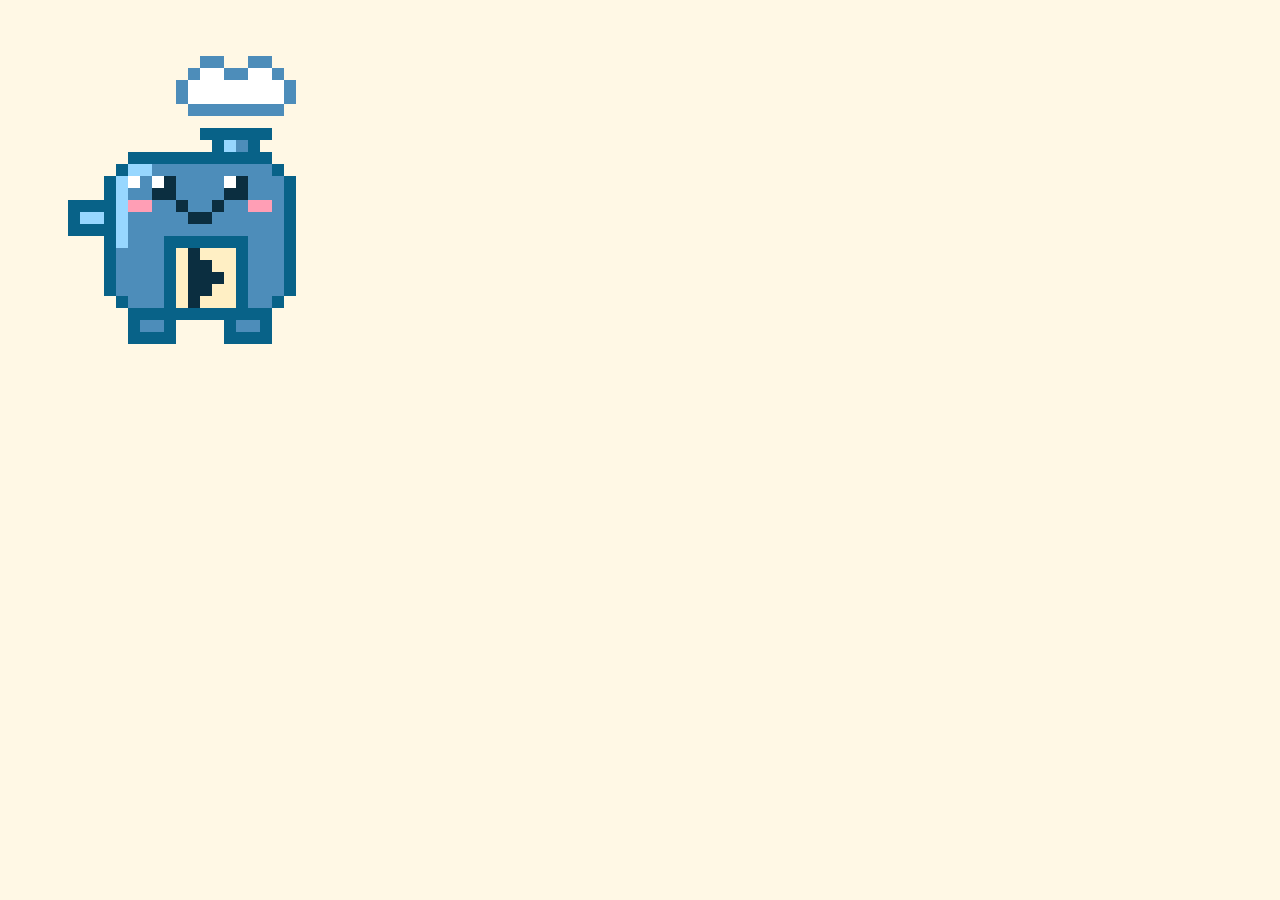
<file: design-system/social/x-avatar.html>
<!doctype html><meta charset=utf-8><style>html,body{margin:0}body{width:400px;height:400px;background:#FFF8E5;display:flex;align-items:center;justify-content:center}
img{width:288px;height:288px;image-rendering:pixelated}</style><img src="../logo/boiler-mark.svg">
</file>
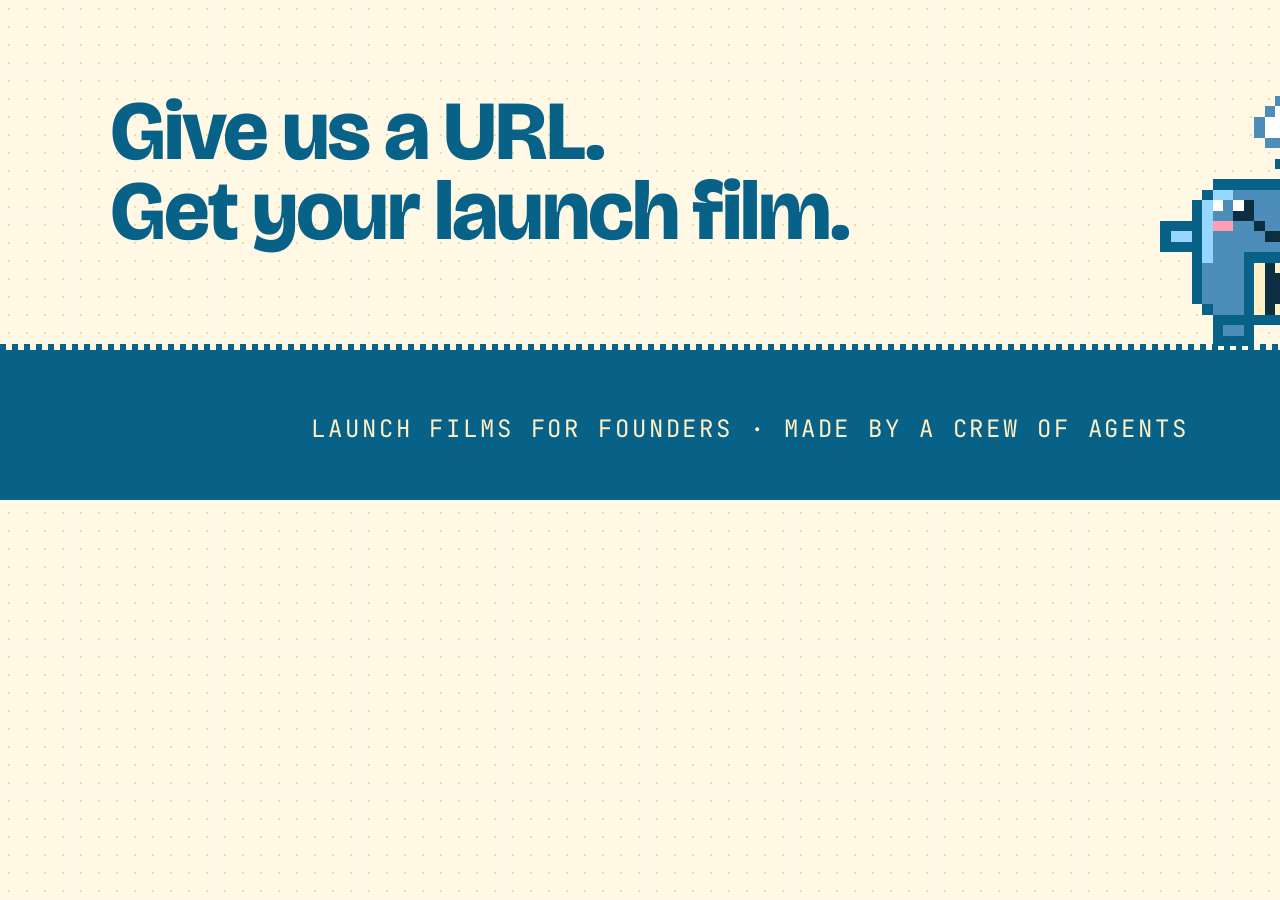
<file: design-system/social/x-banner.html>
<!doctype html><meta charset=utf-8>
<link href="https://fonts.googleapis.com/css2?family=Bricolage+Grotesque:opsz,wght@12..96,700;12..96,800&family=JetBrains+Mono:wght@600&display=swap" rel="stylesheet">
<style>html,body{margin:0}body{width:1500px;height:500px;background:#FFF8E5;position:relative;overflow:hidden;font-family:'Bricolage Grotesque',sans-serif;
background-image:radial-gradient(#F4DB9A 1.5px,transparent 1.5px);background-size:18px 18px}
.band{position:absolute;left:0;right:0;bottom:0;height:150px;background:#086288}
.dots{position:absolute;left:0;right:0;bottom:150px;height:6px;background:repeating-linear-gradient(90deg,#086288 0 6px,transparent 6px 12px)}
.copy{position:absolute;left:110px;top:92px;width:960px}
h1{margin:0;font-size:84px;line-height:.95;letter-spacing:-.025em;color:#086288;font-weight:800}
.tag{position:absolute;left:0;right:0;text-align:center;bottom:56px;font-family:'JetBrains Mono',monospace;font-size:24px;letter-spacing:.12em;color:#FFEFC4;text-transform:uppercase}
.mark{position:absolute;left:1150px;top:96px;width:250px;height:250px;image-rendering:pixelated}
.puff{position:absolute;image-rendering:pixelated}
</style>
<img class=mark src="../logo/boiler-mark.svg">
<img class=puff src="../logo/puff.svg" style="width:54px;left:1330px;top:60px;opacity:.9">
<img class=puff src="../logo/puff.svg" style="width:80px;left:1362px;top:20px;opacity:.65">
<div class=copy><h1>Give us a URL.<br>Get your launch film.</h1></div>
<div class=dots></div><div class=band></div>
<div class=tag>Launch films for founders · made by a crew of agents</div>
</file>
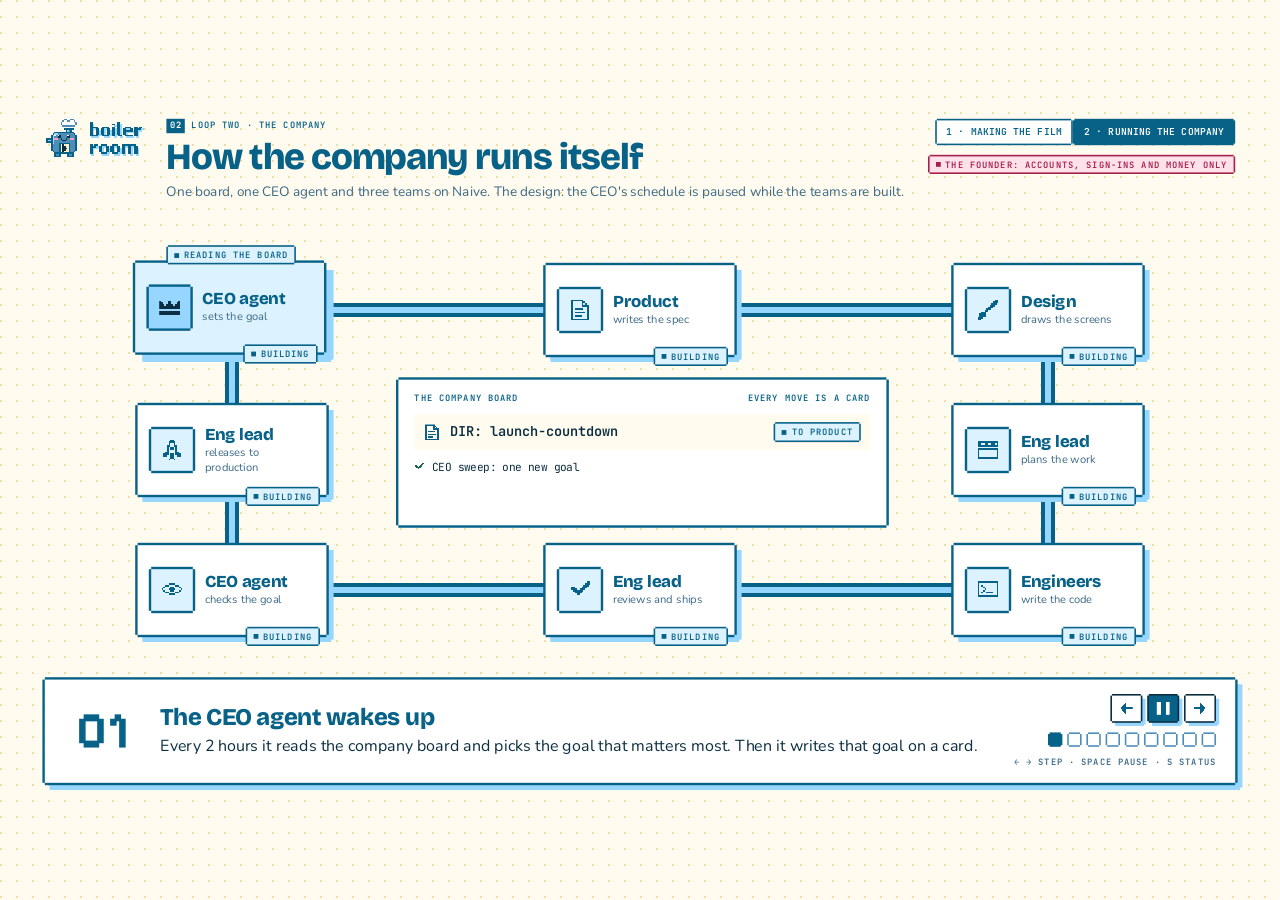
<file: docs/loops/company-loop.html>
<!doctype html>
<html lang="en">
<head>
<meta charset="utf-8">
<meta name="viewport" content="width=device-width, initial-scale=1">
<title>Running the company</title>
<link rel="icon" href="../../design-system/logo/boiler-mark.svg">
<link rel="stylesheet" href="../../design-system/tokens.css">
<link rel="stylesheet" href="../../design-system/components.css">
<link rel="stylesheet" href="loops.css">
<script src="../../design-system/icons/icons.js"></script>
<script src="loops.js"></script>
</head>
<body>
<div class="stage" id="stage">
  <header class="stage-head">
    <img class="pixel" src="../../design-system/logo/lockup.svg" width="124" height="48" alt="Boiler Room">
    <div class="titles">
      <span class="label eyebrow"><b>02</b> Loop two · the company</span>
      <h1>How the company runs itself</h1>
      <p class="sub">One board, one CEO agent and three teams on Naive. The design: the CEO's schedule is paused while the teams are built.</p>
    </div>
    <div class="right">
      <nav class="loop-tabs" aria-label="Loops">
        <a href="production-loop.html">1 · Making the film</a>
        <a href="company-loop.html" aria-current="page">2 · Running the company</a>
      </nav>
      <span class="badge badge-needs">The founder: accounts, sign-ins and money only</span>
    </div>
  </header>
</div>

<script>
BRLoop({
  start: 'ceo',
  board: { x: 800, y: 450, title: 'The company board', note: 'every move is a card' },
  stations: [
    { id: 'ceo',       x: 290,  y: 275, icon: 'crown',    name: 'CEO agent', what: 'sets the goal',          status: 'building' },
    { id: 'product',   x: 800,  y: 275, icon: 'doc',      name: 'Product',   what: 'writes the spec',        status: 'building' },
    { id: 'design',    x: 1310, y: 275, icon: 'brush',    name: 'Design',    what: 'draws the screens',      status: 'building' },
    { id: 'plan',      x: 1310, y: 450, icon: 'clapper',  name: 'Eng lead',  what: 'plans the work',         status: 'building' },
    { id: 'engineers', x: 1310, y: 625, icon: 'terminal', name: 'Engineers', what: 'write the code',         status: 'building' },
    { id: 'ship',      x: 800,  y: 625, icon: 'check',    name: 'Eng lead',  what: 'reviews and ships',      status: 'building' },
    { id: 'check',     x: 290,  y: 625, icon: 'eye',      name: 'CEO agent', what: 'checks the goal',        status: 'building' },
    { id: 'release',   x: 290,  y: 450, icon: 'rocket',   name: 'Eng lead',  what: 'releases to production', status: 'building' },
  ],
  pipes: [
    { id: 'c1', from: 'ceo', to: 'product' },
    { id: 'c2', from: 'product', to: 'design' },
    { id: 'c3', from: 'design', to: 'plan' },
    { id: 'c4', from: 'plan', to: 'engineers' },
    { id: 'c5', from: 'engineers', to: 'ship' },
    { id: 'c6', from: 'ship', to: 'check' },
    { id: 'c7', from: 'check', to: 'release' },
    { id: 'c8', from: 'release', to: 'ceo' },
  ],
  steps: [
    { to: 'ceo', verdict: ['work', 'reading the board'],
      board: { card: 'DIR: launch-countdown', who: 'to Product', log: 'CEO sweep: one new goal' },
      title: 'The CEO agent wakes up',
      text: 'Every 2 hours it reads the company board and picks the goal that matters most. Then it writes that goal on a card.' },
    { to: 'product', carry: 'DIR: launch-countdown', verdict: ['work', 'spec written'],
      board: { card: 'DESIGN: launch-countdown', who: 'to Design', log: 'Spec written for the goal' },
      title: 'Product writes the spec',
      text: 'Who has the problem, what "done" looks like, and checks anyone can run. Then it opens a design card and a build card.' },
    { to: 'design', carry: 'DESIGN card', verdict: ['work', '3 screens drawn'],
      board: { card: 'BUILD: launch-countdown', who: 'to Eng lead', log: 'Screens done, build unblocked' },
      title: 'Design draws the screens',
      text: 'Screens, states and copy in the design system, pushed to the design repo. Finishing them unblocks the build card.' },
    { to: 'plan', carry: 'BUILD card', verdict: ['work', '2 tasks + SHIP'],
      board: { card: 'ENG 1/2 · ENG 2/2', who: 'to Engineers', log: 'Build split into 2 tasks' },
      title: 'The engineering lead plans',
      text: 'It splits the build into task cards for the engineers, in order, plus one SHIP card for itself that waits for all of them.' },
    { to: 'engineers', carry: 'ENG 1/2 · ENG 2/2', verdict: ['pass', 'tests pass'],
      board: { card: 'SHIP: launch-countdown', who: 'to Eng lead', log: '2 pull requests into dev' },
      title: 'Engineers write the code',
      text: 'Each task becomes a branch and a pull request into dev. Tests, type checks and lint must pass before the card is done.' },
    { to: 'ship', carry: '2 pull requests', carryIcon: 'terminal', verdict: ['pass', 'on staging'],
      board: { card: 'SHIP report', who: 'to CEO', log: 'Merged and on staging' },
      title: 'The lead reviews and ships to staging',
      text: 'It checks each pull request against the spec, merges into dev, deploys staging and runs a smoke check. A bad one gets a fix card.' },
    { to: 'check', carry: 'SHIP report', verdict: ['pass', 'goal delivered'],
      board: { card: 'RELEASE: launch-countdown', who: 'to Eng lead', log: 'CEO: goal delivered' },
      title: 'The CEO checks the goal',
      text: "Every finished card reports to the CEO automatically. It compares the result with the goal's definition of done." },
    { to: 'release', carry: 'RELEASE card', carryIcon: 'rocket', tone: 'pass', verdict: ['pass', 'live'],
      board: { card: 'Next sweep in 2 hours', who: 'to CEO', log: 'Live in production' },
      title: 'Release to production',
      text: 'The lead promotes dev to main through a pull request and deploys production, with checks and a rollback. No person approves it.' },
    { to: 'ceo', carry: 'next sweep', carryIcon: 'clock', hold: 60, verdict: ['work', 'next goal'],
      board: { card: 'DIR: the next goal', who: 'to Product', log: 'Loop complete' },
      title: 'And around again',
      text: 'The next sweep picks the next goal. A person steps in only for what an agent cannot do: an account, a sign-in, credit or a budget.' },
  ],
});
</script>
</body>
</html>
</file>
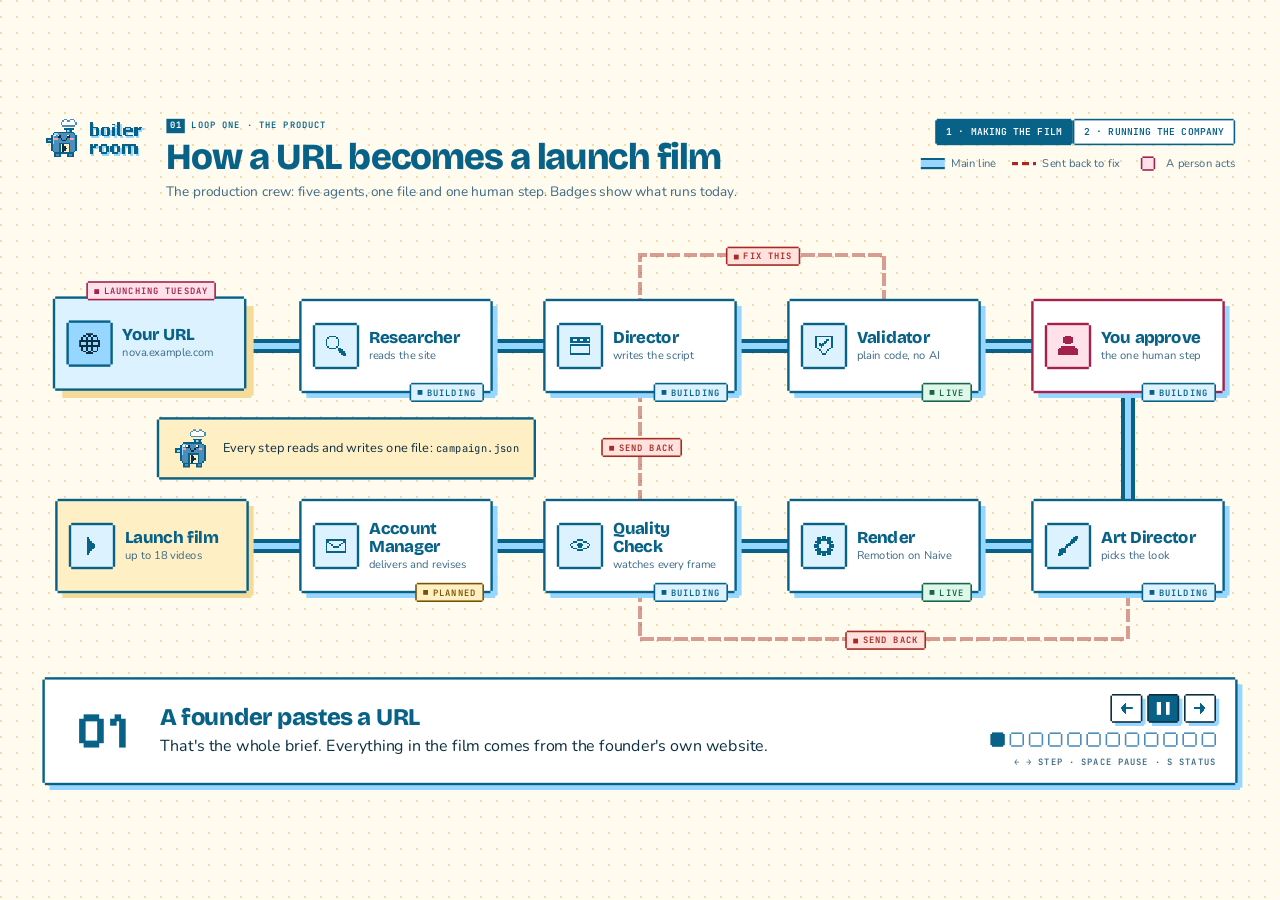
<file: docs/loops/production-loop.html>
<!doctype html>
<html lang="en">
<head>
<meta charset="utf-8">
<meta name="viewport" content="width=device-width, initial-scale=1">
<title>Making the film</title>
<link rel="icon" href="../../design-system/logo/boiler-mark.svg">
<link rel="stylesheet" href="../../design-system/tokens.css">
<link rel="stylesheet" href="../../design-system/components.css">
<link rel="stylesheet" href="loops.css">
<script src="../../design-system/icons/icons.js"></script>
<script src="loops.js"></script>
</head>
<body>
<div class="stage" id="stage">
  <header class="stage-head">
    <img class="pixel" src="../../design-system/logo/lockup.svg" width="124" height="48" alt="Boiler Room">
    <div class="titles">
      <span class="label eyebrow"><b>01</b> Loop one · the product</span>
      <h1>How a URL becomes a launch film</h1>
      <p class="sub">The production crew: five agents, one file and one human step. Badges show what runs today.</p>
    </div>
    <div class="right">
      <nav class="loop-tabs" aria-label="Loops">
        <a href="production-loop.html" aria-current="page">1 · Making the film</a>
        <a href="company-loop.html">2 · Running the company</a>
      </nav>
      <div class="legend">
        <div><span class="swatch main"></span>Main line</div>
        <div><span class="swatch back"></span>Sent back to fix</div>
        <div><span class="swatch person"></span>A person acts</div>
      </div>
    </div>
  </header>

  <div class="stage-note contract card card-cream card-flat" style="left: 430px; top: 445px">
    <img src="../../design-system/logo/boiler-mark.svg" alt="">
    <p>Every step reads and writes one file: <code>campaign.json</code></p>
  </div>
</div>

<script>
BRLoop({
  start: 'url',
  stations: [
    { id: 'url',        x: 190,  y: 320, icon: 'globe',   name: 'Your URL',        what: 'nova.example.com',       kind: 'start' },
    { id: 'researcher', x: 495,  y: 320, icon: 'search',  name: 'Researcher',      what: 'reads the site',         status: 'building' },
    { id: 'director',   x: 800,  y: 320, icon: 'clapper', name: 'Director',        what: 'writes the script',      status: 'building' },
    { id: 'validator',  x: 1105, y: 320, icon: 'shield',  name: 'Validator',       what: 'plain code, no AI',      status: 'live', kind: 'code' },
    { id: 'approve',    x: 1410, y: 320, icon: 'user',    name: 'You approve',     what: 'the one human step',     status: 'building', kind: 'human' },
    { id: 'artdir',     x: 1410, y: 570, icon: 'brush',   name: 'Art Director',    what: 'picks the look',         status: 'building' },
    { id: 'render',     x: 1105, y: 570, icon: 'gear',    name: 'Render',          what: 'Remotion on Naive',      status: 'live', kind: 'code' },
    { id: 'qc',         x: 800,  y: 570, icon: 'eye',     name: 'Quality Check',   what: 'watches every frame',    status: 'building' },
    { id: 'am',         x: 495,  y: 570, icon: 'mail',    name: 'Account Manager', what: 'delivers and revises',   status: 'planned' },
    { id: 'done',       x: 190,  y: 570, icon: 'play',    name: 'Launch film',     what: 'up to 18 videos',        kind: 'end' },
  ],
  pipes: [
    { id: 'p1', from: 'url', to: 'researcher' },
    { id: 'p2', from: 'researcher', to: 'director' },
    { id: 'p3', from: 'director', to: 'validator' },
    { id: 'p4', from: 'validator', to: 'approve' },
    { id: 'p5', from: 'approve', to: 'artdir' },
    { id: 'p6', from: 'artdir', to: 'render' },
    { id: 'p7', from: 'render', to: 'qc' },
    { id: 'p8', from: 'qc', to: 'am' },
    { id: 'p9', from: 'am', to: 'done' },
    { id: 'v2d', kind: 'back', points: [[1105, 264], [1105, 206], [800, 206], [800, 264]], label: 'fix this', labelAt: [952, 206] },
    { id: 'qc2d', kind: 'back', points: [[800, 514], [800, 376]], label: 'send back', labelAt: [800, 445] },
    { id: 'qc2a', kind: 'back', points: [[800, 626], [800, 686], [1410, 686], [1410, 626]], label: 'send back', labelAt: [1105, 686] },
  ],
  steps: [
    { to: 'url', carry: '', hold: 42, verdict: ['human', 'Launching Tuesday'],
      title: 'A founder pastes a URL',
      text: "That's the whole brief. Everything in the film comes from the founder's own website." },
    { to: 'researcher', carry: 'nova.example.com', carryIcon: 'globe', verdict: ['work', '4 claims found'],
      title: 'The Researcher reads the site',
      text: 'A robot browser takes screenshots, the colours, fonts and logo, and copies every claim word for word, with the page it came from.' },
    { to: 'director', carry: 'research.json', verdict: ['work', '4 scenes · 20s'],
      title: 'The Director writes the script',
      text: 'Scenes, timing, on-screen text and voiceover go into one file, campaign.json. Every number has to cite a claim.' },
    { to: 'validator', carry: 'campaign.json', verdict: ['fail', '73% has no source'],
      title: 'The Validator checks every number',
      text: 'Plain code, not AI. "Builds 73% faster" has no quote behind it, so the script is rejected, with the exact fix.' },
    { to: 'director', via: 'v2d', carry: 'fix: 73% has no source', carryIcon: 'warning', tone: 'fail', verdict: ['work', 'rewriting scene 2'],
      title: 'Sent back to the Director',
      text: 'The Director rewrites the line from a real quote, "40% faster builds". Then it goes through the Validator again.' },
    { to: 'validator', carry: 'campaign.json v2', verdict: ['pass', 'passed'],
      title: 'Passed',
      text: "Every number now points to a sentence on the founder's own site." },
    { to: 'approve', carry: 'script + sources', carryIcon: 'user', tone: 'human', verdict: ['human', 'approved'],
      title: 'The founder approves the script',
      text: 'The one human step. They read the script and the source behind each number. Nothing renders until they say yes.' },
    { to: 'artdir', carry: 'approved script', carryIcon: 'check', verdict: ['work', '4 templates'],
      title: 'The Art Director picks the look',
      text: 'An animation template for every scene, in the brand it found on the site, and generated images for anything missing.' },
    { to: 'render', carry: 'scene picks', meter: true, verdict: ['work', 'rendering'],
      title: 'Render',
      text: 'Remotion turns campaign.json into video, in chunks on Naive computers, then stitches the chunks together.' },
    { to: 'qc', carry: 'video files', carryIcon: 'film', verdict: ['pass', 'pass'], hint: ['qc2d', 'qc2a'],
      title: 'Quality Check watches it',
      text: 'Every transition, every line at phone size, the brand and the claims. A problem goes back to the Director or the Art Director.' },
    { to: 'am', carry: 'review: pass', carryIcon: 'check', tone: 'pass', verdict: ['work', 'email sent'],
      title: 'The Account Manager delivers',
      text: 'The founder gets an email with a link to the files, and asks for changes by replying.' },
    { to: 'done', carry: '18 videos', carryIcon: 'play', tone: 'pass', hold: 60, verdict: ['pass', 'ready to post'],
      title: 'Ready for launch day',
      text: 'Up to 18 videos: 3 opening hooks, 3 shapes for every channel and 2 calls to action.' },
  ],
});
</script>
</body>
</html>
</file>
<file: design-system/tokens.css>
/* Boiler Room design tokens. Light only, pixel first.
   Every value here is mirrored in tokens.json for the app's build. */
@import url('https://fonts.googleapis.com/css2?family=Bricolage+Grotesque:opsz,wght@12..96,500..800&family=Nunito:wght@400;600;700;800&family=JetBrains+Mono:wght@400;600;700&family=Pixelify+Sans:wght@600..700&display=swap');

:root {
  /* Brand. The four colours Boiler Room is made of. */
  --br-deep: #086288;   /* Pipe: headings, primary buttons, outlines */
  --br-steel: #4D8DBA;  /* Steel: the boiler's body, secondary outlines, large text only */
  --br-sky: #97D7FF;    /* Steam: fills, hard shadows, highlights. Never small text */
  --br-cream: #FFEFC4;  /* Butter: warm panels, highlights, the belly screen */

  /* Derived from the brand */
  --br-ink: #0B2E40;        /* Body text. Pipe, darkened */
  --br-muted: #3D6A87;      /* Secondary text, captions */
  --br-paper: #FFFBEF;      /* Page background. Butter, lightened */
  --br-white: #FFFFFF;      /* Cards and inputs */
  --br-sky-soft: #DDF2FF;   /* Cool panels, selected rows */
  --br-cream-deep: #F4DB9A; /* Lines and dithering on butter */
  --br-deep-press: #064E6D; /* Primary button, hovered or pressed */

  /* Cute accents, used sparingly */
  --br-pink: #FF9EB5;  /* The boiler's blush. "Needs you" states */
  --br-mint: #9FE3C1;  /* Done */

  /* Status: a soft fill, plus an ink that passes 4.5:1 on it */
  --br-success-soft: #DDF7E9;
  --br-success-ink: #17654A;
  --br-warning-soft: var(--br-cream);
  --br-warning-ink: #7A5300;
  --br-error-soft: #FFE1DE;
  --br-error-ink: #A82A20;
  --br-attention-soft: #FFE1EA;
  --br-attention-ink: #A3214C;
  --br-info-soft: var(--br-sky-soft);
  --br-info-ink: var(--br-deep);

  /* Type. Words stay readable; the pixels live in the art, the frames and the big numbers. */
  --br-font-display: 'Bricolage Grotesque', 'Nunito', system-ui, sans-serif; /* Headings, buttons */
  --br-font-body: 'Nunito', ui-rounded, system-ui, sans-serif;                 /* Reading */
  --br-font-label: 'JetBrains Mono', ui-monospace, SFMono-Regular, Menlo, monospace; /* Labels */
  --br-font-mono: 'JetBrains Mono', ui-monospace, SFMono-Regular, Menlo, monospace;  /* Data */
  --br-font-pixel: 'Pixelify Sans', ui-monospace, monospace; /* Scoreboard numbers, 24px and up only */

  --br-text-display: 64px; /* Landing hero only */
  --br-text-h1: 44px;
  --br-text-h2: 32px;
  --br-text-h3: 24px;
  --br-text-h4: 19px;
  --br-text-lg: 18px;
  --br-text-md: 16px;
  --br-text-sm: 14px;
  --br-text-label: 11px; /* JetBrains Mono 600, upper case */
  --br-text-mono: 13px;

  /* The pixel. Every outline, notch and shadow is a multiple of it. */
  --br-px: 3px;

  /* Space: a 4px grid */
  --br-space-1: 4px;
  --br-space-2: 8px;
  --br-space-3: 12px;
  --br-space-4: 16px;
  --br-space-5: 24px;
  --br-space-6: 32px;
  --br-space-7: 48px;
  --br-space-8: 64px;
  --br-space-9: 96px;

  --br-max-width: 1160px;

  /* Motion moves in frames, not curves. 12 frames a second, like a sprite. */
  --br-frame: 83ms;
  --br-steps-press: steps(1);
  --br-steps-hover: steps(2);

  /* Pixel textures. Hard edged, never blurred. */
  --br-dots: url("data:image/svg+xml,%3Csvg xmlns='http://www.w3.org/2000/svg' width='16' height='16' shape-rendering='crispEdges'%3E%3Crect width='2' height='2' fill='%23F0DCA8'/%3E%3C/svg%3E");
  --br-dither-sky: url("data:image/svg+xml,%3Csvg xmlns='http://www.w3.org/2000/svg' width='8' height='8' shape-rendering='crispEdges'%3E%3Crect width='4' height='4' fill='%2397D7FF'/%3E%3Crect x='4' y='4' width='4' height='4' fill='%2397D7FF'/%3E%3C/svg%3E");
  --br-dither-sky-sparse: url("data:image/svg+xml,%3Csvg xmlns='http://www.w3.org/2000/svg' width='16' height='8' shape-rendering='crispEdges'%3E%3Crect width='4' height='4' fill='%2397D7FF'/%3E%3Crect x='8' y='4' width='4' height='4' fill='%2397D7FF'/%3E%3C/svg%3E");
  --br-dither-cream: url("data:image/svg+xml,%3Csvg xmlns='http://www.w3.org/2000/svg' width='8' height='8' shape-rendering='crispEdges'%3E%3Crect width='4' height='4' fill='%23FFEFC4'/%3E%3Crect x='4' y='4' width='4' height='4' fill='%23FFEFC4'/%3E%3C/svg%3E");
}
</file>
<file: design-system/components.css>
/* Boiler Room sample components. Not a component library: these show the rules in tokens.css
   applied, so the app can rebuild them in its own framework. */

/* ---------- Base ---------- */

*,
*::before,
*::after {
  box-sizing: border-box;
}

body {
  margin: 0;
  background: var(--br-paper);
  color: var(--br-ink);
  font: 400 var(--br-text-md) / 1.6 var(--br-font-body);
  /* Pixelify Sans draws "fi" as one odd glyph, so ligatures stay off everywhere */
  font-variant-ligatures: none;
  -webkit-text-size-adjust: 100%;
}
button,
input,
textarea {
  font-variant-ligatures: none;
}

h1,
h2,
h3,
h4 {
  margin: 0;
  font-family: var(--br-font-display);
  font-weight: 700;
  color: var(--br-deep);
  letter-spacing: -0.01em;
  text-wrap: balance;
}
h1 { font-size: var(--br-text-h1); line-height: 1.05; font-weight: 800; letter-spacing: -0.025em; }
h2 { font-size: var(--br-text-h2); line-height: 1.1; font-weight: 800; letter-spacing: -0.02em; }
h3 { font-size: var(--br-text-h3); line-height: 1.15; }
h4 { font-size: var(--br-text-h4); line-height: 1.2; }

p {
  margin: 0;
  text-wrap: pretty;
}

a {
  color: var(--br-deep);
  text-decoration: none;
  box-shadow: 0 2px 0 var(--br-sky);
}
a:hover {
  box-shadow: 0 2px 0 var(--br-deep);
}

::selection {
  background: var(--br-sky);
  color: var(--br-ink);
}

code,
.mono {
  font-family: var(--br-font-mono);
  font-size: var(--br-text-mono);
  font-variant-numeric: tabular-nums;
}

img.pixel,
.pixel img {
  image-rendering: pixelated;
}

.display {
  font-family: var(--br-font-display);
  font-size: var(--br-text-display);
  font-weight: 800;
  line-height: 1;
  letter-spacing: -0.03em;
  color: var(--br-deep);
}

/* Scoreboard numbers: the one place type is pixelated. 24px and up only. */
.score {
  font-family: var(--br-font-pixel);
  font-weight: 700;
  line-height: 1;
  font-variant-numeric: tabular-nums;
  color: var(--br-deep);
}

.muted {
  color: var(--br-muted);
}

/* Small upper case label: eyebrows, table heads, badges */
.label {
  font-family: var(--br-font-label);
  font-size: var(--br-text-label);
  font-weight: 600;
  line-height: 1.4;
  text-transform: uppercase;
  letter-spacing: 0.06em;
  color: var(--br-deep);
}

/* "01 · RESEARCH": a numbered eyebrow, as on latchkey.dev */
.eyebrow {
  display: inline-flex;
  align-items: center;
  gap: var(--br-space-2);
}
.eyebrow b {
  display: inline-grid;
  place-items: center;
  min-width: 22px;
  height: 18px;
  padding: 0 4px;
  background: var(--br-deep);
  color: var(--br-white);
  font-weight: 700;
}

.wrap {
  width: 100%;
  max-width: var(--br-max-width);
  margin: 0 auto;
  padding: 0 var(--br-space-5);
}

@media (max-width: 640px) {
  .wrap { padding: 0 var(--br-space-4); }
  h1 { font-size: 34px; }
  h2 { font-size: 26px; }
  .display { font-size: 42px; }
}

/* ---------- Icons ---------- */

.icon {
  display: inline-block;
  flex: none;
  width: 24px;
  height: 24px;
  vertical-align: middle;
}
.icon svg {
  display: block;
  width: 100%;
  height: 100%;
}
.icon-sm { width: 12px; height: 12px; }
.icon-lg { width: 36px; height: 36px; }

/* ---------- The pixel frame ----------
   A notched outline and a hard, stepped shadow, drawn with box-shadow so any element can wear it.
   The frame sits outside the box, so .px adds a margin of one pixel. Its background must be opaque. */

.px {
  --frame: var(--br-deep);
  --drop: var(--br-sky);
  --lift: calc(var(--br-px) * 2);
  margin: var(--br-px);
  box-shadow:
    0 calc(var(--br-px) * -1) 0 0 var(--frame),
    0 var(--br-px) 0 0 var(--frame),
    calc(var(--br-px) * -1) 0 0 0 var(--frame),
    var(--br-px) 0 0 0 var(--frame),
    calc(var(--lift) + var(--br-px)) var(--lift) 0 0 var(--drop),
    var(--lift) calc(var(--lift) + var(--br-px)) 0 0 var(--drop),
    var(--lift) var(--lift) 0 0 var(--drop);
}
.px-flat { --lift: 0px; }

/* ---------- Buttons ---------- */

.btn {
  --frame: var(--br-ink);
  --drop: var(--br-sky);
  --lift: calc(var(--br-px) * 2);
  display: inline-flex;
  align-items: center;
  justify-content: center;
  gap: var(--br-space-2);
  margin: var(--br-px);
  padding: 10px 18px;
  border: 0;
  background: var(--br-white);
  color: var(--br-deep);
  font: 700 16px / 1.2 var(--br-font-display);
  white-space: nowrap;
  cursor: pointer;
  box-shadow:
    0 calc(var(--br-px) * -1) 0 0 var(--frame),
    0 var(--br-px) 0 0 var(--frame),
    calc(var(--br-px) * -1) 0 0 0 var(--frame),
    var(--br-px) 0 0 0 var(--frame),
    calc(var(--lift) + var(--br-px)) var(--lift) 0 0 var(--drop),
    var(--lift) calc(var(--lift) + var(--br-px)) 0 0 var(--drop),
    var(--lift) var(--lift) 0 0 var(--drop);
  transition: transform var(--br-frame) var(--br-steps-press);
}
.btn:hover {
  --lift: calc(var(--br-px) * 3);
  transform: translate(calc(var(--br-px) * -1), calc(var(--br-px) * -1));
}
.btn:active {
  --lift: 0px;
  transform: translate(calc(var(--br-px) * 2), calc(var(--br-px) * 2));
}
.btn:focus-visible {
  outline: var(--br-px) dashed var(--br-deep);
  outline-offset: calc(var(--br-px) * 3);
}
.btn .icon { width: 18px; height: 18px; }

.btn-primary { background: var(--br-deep); color: var(--br-white); }
.btn-primary:hover { background: var(--br-deep-press); }
.btn-steam { background: var(--br-sky); color: var(--br-ink); --drop: var(--br-deep); }
.btn-cream { background: var(--br-cream); color: var(--br-ink); --drop: var(--br-steel); }
.btn-ghost {
  --frame: transparent;
  --drop: transparent;
  background: transparent;
  box-shadow: none;
  padding-inline: 8px;
}
.btn-ghost:hover { transform: none; background: var(--br-sky-soft); }
.btn-danger { background: var(--br-error-soft); color: var(--br-error-ink); --frame: var(--br-error-ink); --drop: #FFB9B1; }

.btn-sm { --br-px: 2px; padding: 6px 12px; font-size: 14px; }
.btn-lg { padding: 14px 24px; font-size: 18px; }

.btn:disabled,
.btn[aria-disabled='true'] {
  --frame: var(--br-steel);
  --drop: transparent;
  background: var(--br-paper);
  color: var(--br-muted);
  cursor: not-allowed;
  transform: none;
}

/* ---------- Fields ---------- */

.field {
  display: grid;
  gap: var(--br-space-2);
}
.field > .label { color: var(--br-muted); }
.hint { font-size: var(--br-text-sm); color: var(--br-muted); }

.input {
  --frame: var(--br-steel);
  --drop: var(--br-sky);
  --lift: 0px;
  width: calc(100% - var(--br-px) * 2);
  margin: var(--br-px);
  padding: 11px 14px;
  border: 0;
  background: var(--br-white);
  color: var(--br-ink);
  font: 400 var(--br-text-md) / 1.4 var(--br-font-body);
  box-shadow:
    0 calc(var(--br-px) * -1) 0 0 var(--frame),
    0 var(--br-px) 0 0 var(--frame),
    calc(var(--br-px) * -1) 0 0 0 var(--frame),
    var(--br-px) 0 0 0 var(--frame),
    calc(var(--lift) + var(--br-px)) var(--lift) 0 0 var(--drop),
    var(--lift) calc(var(--lift) + var(--br-px)) 0 0 var(--drop),
    var(--lift) var(--lift) 0 0 var(--drop);
}
.input::placeholder { color: var(--br-muted); opacity: 0.8; }
.input:focus {
  outline: none;
  --frame: var(--br-deep);
  --lift: calc(var(--br-px) * 2);
}
.input[aria-invalid='true'] { --frame: var(--br-error-ink); --drop: #FFB9B1; --lift: calc(var(--br-px) * 2); }
.field-error { font-size: var(--br-text-sm); color: var(--br-error-ink); font-weight: 700; }

/* The one field that matters: paste a URL, get a video */
.url-field {
  --frame: var(--br-deep);
  --drop: var(--br-sky);
  display: flex;
  align-items: center;
  gap: var(--br-space-2);
  padding: 6px 6px 6px 14px;
  background: var(--br-white);
}
.url-field .icon { color: var(--br-steel); width: 20px; height: 20px; }
.url-field input {
  flex: 1;
  min-width: 0;
  border: 0;
  padding: 10px 4px;
  background: transparent;
  color: var(--br-ink);
  font: 600 var(--br-text-lg) / 1.2 var(--br-font-body);
}
.url-field input:focus { outline: none; }
.url-field .btn { margin: var(--br-px) calc(var(--br-px) * 3) calc(var(--br-px) * 3) 0; }

/* Checkbox: a pixel square with a pixel tick */
.check {
  display: inline-flex;
  align-items: center;
  gap: var(--br-space-2);
  cursor: pointer;
}
.check input {
  appearance: none;
  width: 18px;
  height: 18px;
  margin: 3px;
  background: var(--br-white);
  box-shadow: 0 -3px 0 0 var(--br-steel), 0 3px 0 0 var(--br-steel), -3px 0 0 0 var(--br-steel), 3px 0 0 0 var(--br-steel);
  cursor: pointer;
}
.check input:checked {
  background:
    url("data:image/svg+xml,%3Csvg xmlns='http://www.w3.org/2000/svg' viewBox='0 0 6 6' shape-rendering='crispEdges'%3E%3Cpath fill='%23fff' d='M4 1h1v1H4zM3 2h1v1H3zM0 2h1v1H0zM1 3h1v1H1zM2 3h1v1H2z'/%3E%3C/svg%3E") center / 12px 12px no-repeat,
    var(--br-deep);
  box-shadow: 0 -3px 0 0 var(--br-ink), 0 3px 0 0 var(--br-ink), -3px 0 0 0 var(--br-ink), 3px 0 0 0 var(--br-ink);
}

/* Toggle: a pixel switch whose knob jumps, never slides */
.toggle {
  display: inline-flex;
  align-items: center;
  gap: var(--br-space-3);
  cursor: pointer;
}
.toggle input {
  appearance: none;
  position: relative;
  width: 42px;
  height: 21px;
  margin: 3px;
  background: var(--br-paper);
  box-shadow: 0 -3px 0 0 var(--br-steel), 0 3px 0 0 var(--br-steel), -3px 0 0 0 var(--br-steel), 3px 0 0 0 var(--br-steel);
  cursor: pointer;
}
.toggle input::after {
  content: '';
  position: absolute;
  top: 3px;
  left: 3px;
  width: 15px;
  height: 15px;
  background: var(--br-steel);
}
.toggle input:checked {
  background: var(--br-sky);
  box-shadow: 0 -3px 0 0 var(--br-deep), 0 3px 0 0 var(--br-deep), -3px 0 0 0 var(--br-deep), 3px 0 0 0 var(--br-deep);
}
.toggle input:checked::after { left: 24px; background: var(--br-deep); }

/* ---------- Badges and status ---------- */

.badge {
  --br-px: 2px;
  --frame: var(--br-steel);
  display: inline-flex;
  align-items: center;
  gap: 6px;
  margin: var(--br-px);
  padding: 3px 8px 2px;
  background: var(--br-white);
  color: var(--br-muted);
  font: 600 var(--br-text-label) / 1.4 var(--br-font-label);
  text-transform: uppercase;
  letter-spacing: 0.06em;
  white-space: nowrap;
  box-shadow:
    0 -2px 0 0 var(--frame),
    0 2px 0 0 var(--frame),
    -2px 0 0 0 var(--frame),
    2px 0 0 0 var(--frame);
}
.badge::before {
  content: '';
  width: 6px;
  height: 6px;
  background: currentColor;
}
.badge-plain::before { display: none; }

.badge-queued { background: var(--br-warning-soft); color: var(--br-warning-ink); --frame: var(--br-warning-ink); }
.badge-working { background: var(--br-info-soft); color: var(--br-info-ink); --frame: var(--br-deep); }
.badge-working::before { animation: br-led calc(var(--br-frame) * 8) steps(1) infinite; }
.badge-needs { background: var(--br-attention-soft); color: var(--br-attention-ink); --frame: var(--br-attention-ink); }
.badge-done { background: var(--br-success-soft); color: var(--br-success-ink); --frame: var(--br-success-ink); }
.badge-failed { background: var(--br-error-soft); color: var(--br-error-ink); --frame: var(--br-error-ink); }

/* ---------- Surfaces ---------- */

.card {
  --frame: var(--br-deep);
  --drop: var(--br-sky);
  --lift: calc(var(--br-px) * 2);
  margin: var(--br-px);
  padding: var(--br-space-5);
  background: var(--br-white);
  box-shadow:
    0 calc(var(--br-px) * -1) 0 0 var(--frame),
    0 var(--br-px) 0 0 var(--frame),
    calc(var(--br-px) * -1) 0 0 0 var(--frame),
    var(--br-px) 0 0 0 var(--frame),
    calc(var(--lift) + var(--br-px)) var(--lift) 0 0 var(--drop),
    var(--lift) calc(var(--lift) + var(--br-px)) 0 0 var(--drop),
    var(--lift) var(--lift) 0 0 var(--drop);
}
.card-cream { background: var(--br-cream); --drop: var(--br-cream-deep); }
.card-sky { background: var(--br-sky-soft); }
.card-flat { --lift: 0px; }
.card-quiet { --frame: var(--br-cream-deep); --lift: 0px; }

/* ---------- Tabs and segmented control ---------- */

.tabs {
  display: flex;
  gap: var(--br-space-1);
  border-bottom: var(--br-px) solid var(--br-deep);
}
.tab {
  position: relative;
  bottom: calc(var(--br-px) * -1);
  padding: 8px 14px 6px;
  border: 0;
  background: transparent;
  color: var(--br-muted);
  font: 700 15px / 1.2 var(--br-font-display);
  cursor: pointer;
}
.tab:hover { color: var(--br-deep); background: var(--br-sky-soft); }
.tab[aria-selected='true'] {
  background: var(--br-white);
  color: var(--br-deep);
  box-shadow:
    0 calc(var(--br-px) * -1) 0 0 var(--br-deep),
    calc(var(--br-px) * -1) 0 0 0 var(--br-deep),
    var(--br-px) 0 0 0 var(--br-deep);
}

.seg {
  --br-px: 2px;
  display: inline-flex;
  margin: var(--br-px);
  background: var(--br-white);
  box-shadow: 0 -2px 0 0 var(--br-deep), 0 2px 0 0 var(--br-deep), -2px 0 0 0 var(--br-deep), 2px 0 0 0 var(--br-deep);
}
.seg button {
  padding: 5px 10px 4px;
  border: 0;
  background: transparent;
  color: var(--br-deep);
  font: 600 var(--br-text-label) / 1.4 var(--br-font-label);
  text-transform: uppercase;
  letter-spacing: 0.04em;
  cursor: pointer;
}
.seg button + button { box-shadow: -2px 0 0 0 var(--br-sky); }
.seg button[aria-pressed='true'] { background: var(--br-deep); color: var(--br-white); }

/* ---------- Progress: fills block by block ---------- */

.progress {
  --br-px: 2px;
  height: 18px;
  margin: var(--br-px);
  padding: 3px;
  background: var(--br-white);
  box-shadow: 0 -2px 0 0 var(--br-deep), 0 2px 0 0 var(--br-deep), -2px 0 0 0 var(--br-deep), 2px 0 0 0 var(--br-deep);
}
.progress > span {
  display: block;
  height: 100%;
  background: repeating-linear-gradient(90deg, var(--br-steel) 0 9px, transparent 9px 12px);
}

/* ---------- Alerts ---------- */

.alert {
  --br-px: 2px;
  display: flex;
  align-items: flex-start;
  gap: var(--br-space-3);
  margin: var(--br-px);
  padding: var(--br-space-3) var(--br-space-4);
  background: var(--br-info-soft);
  color: var(--br-ink);
  box-shadow: 0 -2px 0 0 var(--br-deep), 0 2px 0 0 var(--br-deep), -2px 0 0 0 var(--br-deep), 2px 0 0 0 var(--br-deep);
}
.alert .icon { width: 20px; height: 20px; margin-top: 2px; color: var(--br-deep); }
.alert strong { font-weight: 800; }
.alert-needs { background: var(--br-attention-soft); box-shadow: 0 -2px 0 0 var(--br-attention-ink), 0 2px 0 0 var(--br-attention-ink), -2px 0 0 0 var(--br-attention-ink), 2px 0 0 0 var(--br-attention-ink); }
.alert-needs .icon { color: var(--br-attention-ink); }
.alert-done { background: var(--br-success-soft); box-shadow: 0 -2px 0 0 var(--br-success-ink), 0 2px 0 0 var(--br-success-ink), -2px 0 0 0 var(--br-success-ink), 2px 0 0 0 var(--br-success-ink); }
.alert-done .icon { color: var(--br-success-ink); }
.alert-failed { background: var(--br-error-soft); box-shadow: 0 -2px 0 0 var(--br-error-ink), 0 2px 0 0 var(--br-error-ink), -2px 0 0 0 var(--br-error-ink), 2px 0 0 0 var(--br-error-ink); }
.alert-failed .icon { color: var(--br-error-ink); }

/* ---------- Claims: every number on screen shows where it came from ---------- */

.claim {
  padding: 0 3px;
  background: var(--br-cream);
  box-shadow: 0 2px 0 0 var(--br-deep);
  font-weight: 800;
  white-space: nowrap;
}
.claim-card {
  display: grid;
  gap: var(--br-space-2);
  padding: var(--br-space-3) var(--br-space-4);
  background: var(--br-paper);
  border-left: calc(var(--br-px) * 2) solid var(--br-steel);
}
.claim-card blockquote {
  margin: 0;
  font-size: var(--br-text-sm);
  font-style: italic;
}
.claim-card .source {
  font-family: var(--br-font-mono);
  font-size: 12px;
  color: var(--br-muted);
  overflow-wrap: anywhere;
}

/* ---------- Crew tiles: one per agent ---------- */

.crew {
  --br-px: 3px;
  --frame: var(--br-deep);
  display: grid;
  place-items: center;
  flex: none;
  width: 48px;
  height: 48px;
  margin: var(--br-px);
  background: var(--br-sky-soft);
  color: var(--br-deep);
  box-shadow: 0 -3px 0 0 var(--frame), 0 3px 0 0 var(--frame), -3px 0 0 0 var(--frame), 3px 0 0 0 var(--frame);
}
.crew .icon { width: 24px; height: 24px; }
.crew-done { background: var(--br-success-soft); color: var(--br-success-ink); --frame: var(--br-success-ink); }
.crew-active { background: var(--br-attention-soft); color: var(--br-attention-ink); --frame: var(--br-attention-ink); animation: br-bob calc(var(--br-frame) * 8) steps(1) infinite; }
.crew-waiting { background: var(--br-paper); color: var(--br-steel); --frame: var(--br-steel); }

/* ---------- Tables ---------- */

.table {
  width: 100%;
  border-collapse: collapse;
}
.table th {
  padding: 10px 12px;
  text-align: left;
  font: 600 var(--br-text-label) / 1.4 var(--br-font-label);
  text-transform: uppercase;
  letter-spacing: 0.06em;
  color: var(--br-muted);
  border-bottom: 2px solid var(--br-deep);
}
.table td {
  padding: 12px;
  border-bottom: 2px dashed var(--br-cream-deep);
  vertical-align: middle;
}
.table tbody tr:hover td { background: var(--br-sky-soft); }

/* ---------- Pixel textures ---------- */

.bg-dots { background: var(--br-dots) var(--br-paper); }
.bg-sky { background: var(--br-sky-soft); }
.bg-cream { background: var(--br-cream); }

/* A dithered edge between two sections: solid, checker, sparse. Place it at the top of the
   lighter section; .dither-up flips it for the bottom. */
.dither {
  height: 12px;
  background: url("data:image/svg+xml,%3Csvg xmlns='http://www.w3.org/2000/svg' width='16' height='12' shape-rendering='crispEdges' fill='%23DDF2FF'%3E%3Crect width='16' height='4'/%3E%3Crect y='4' width='4' height='4'/%3E%3Crect x='8' y='4' width='4' height='4'/%3E%3Crect x='4' y='8' width='4' height='4'/%3E%3C/svg%3E") repeat-x;
}
.dither-cream {
  background-image: url("data:image/svg+xml,%3Csvg xmlns='http://www.w3.org/2000/svg' width='16' height='12' shape-rendering='crispEdges' fill='%23FFEFC4'%3E%3Crect width='16' height='4'/%3E%3Crect y='4' width='4' height='4'/%3E%3Crect x='8' y='4' width='4' height='4'/%3E%3Crect x='4' y='8' width='4' height='4'/%3E%3C/svg%3E");
}
.dither-deep {
  background-image: url("data:image/svg+xml,%3Csvg xmlns='http://www.w3.org/2000/svg' width='16' height='12' shape-rendering='crispEdges' fill='%23086288'%3E%3Crect width='16' height='4'/%3E%3Crect y='4' width='4' height='4'/%3E%3Crect x='8' y='4' width='4' height='4'/%3E%3Crect x='4' y='8' width='4' height='4'/%3E%3C/svg%3E");
}
.dither-up { transform: scaleY(-1); }

/* ---------- The mascot ---------- */

.mascot {
  position: relative;
  display: inline-block;
  image-rendering: pixelated;
}
.mascot img {
  display: block;
  width: 100%;
  height: auto;
}
.mascot .blink {
  position: absolute;
  inset: 0;
  opacity: 0;
  animation: br-blink 4s steps(1) infinite;
}
.mascot .puff {
  position: absolute;
  width: 18%;
  opacity: 0;
  animation: br-rise calc(var(--br-frame) * 18) steps(9) infinite;
}

/* ---------- Motion: whole frames only ---------- */

@keyframes br-led {
  0% { opacity: 1; }
  50% { opacity: 0.25; }
}
@keyframes br-bob {
  0% { transform: translateY(0); }
  50% { transform: translateY(-3px); }
}
@keyframes br-blink {
  0%, 92% { opacity: 0; }
  93%, 95% { opacity: 1; }
  96% { opacity: 0; }
}
@keyframes br-rise {
  0% { opacity: 0; transform: translate(0, 0); }
  12% { opacity: 1; }
  70% { opacity: 1; }
  100% { opacity: 0; transform: translate(48px, -64px); }
}
@keyframes br-flow {
  to { background-position: 24px 0; }
}

@media (prefers-reduced-motion: reduce) {
  *,
  *::before,
  *::after {
    animation: none !important;
    transition: none !important;
  }
}
</file>
<file: docs/loops/loops.css>
/* The loop diagrams: a 1600 by 900 stage, scaled to fit any screen, built from the design system. */

html,
body {
  height: 100%;
  overflow: hidden;
}
body {
  background: var(--br-dots) var(--br-paper);
}

.stage {
  --br-px: 3px;
  --scale: 1;
  position: absolute;
  left: 50%;
  top: 50%;
  width: 1600px;
  height: 900px;
  transform: translate(-50%, -50%) scale(var(--scale));
  transform-origin: center;
}

/* ---------- Header ---------- */

.stage-head {
  position: absolute;
  left: 56px;
  right: 56px;
  top: 36px;
  display: flex;
  align-items: flex-start;
  gap: 28px;
}
.stage-head .titles { display: grid; gap: 6px; flex: 1 1 auto; min-width: 0; max-width: 940px; }
.stage-head h1 { font-size: 46px; }
.stage-head .sub { font-size: 17px; color: var(--br-muted); }
.stage-head .right { flex: none; margin-left: auto; display: grid; justify-items: end; gap: 12px; }
.loop-tabs { display: flex; gap: 0; }
.loop-tabs a {
  --br-px: 2px;
  padding: 7px 12px 6px;
  margin: 2px;
  background: var(--br-white);
  color: var(--br-deep);
  font: 600 12px / 1.3 var(--br-font-label);
  text-transform: uppercase;
  letter-spacing: 0.05em;
  white-space: nowrap;
  box-shadow: 0 -2px 0 0 var(--br-deep), 0 2px 0 0 var(--br-deep), -2px 0 0 0 var(--br-deep), 2px 0 0 0 var(--br-deep);
}
.loop-tabs a[aria-current='page'] { background: var(--br-deep); color: var(--br-white); }
.loop-tabs a:hover { box-shadow: 0 -2px 0 0 var(--br-deep), 0 2px 0 0 var(--br-deep), -2px 0 0 0 var(--br-deep), 2px 0 0 0 var(--br-deep); background: var(--br-sky-soft); }
.loop-tabs a[aria-current='page']:hover { background: var(--br-deep); }

/* ---------- Pipes ---------- */

.pipes {
  position: absolute;
  inset: 0;
  z-index: 1;
  overflow: visible;
}
.pipes polyline {
  fill: none;
  stroke-linecap: square;
  stroke-linejoin: miter;
  shape-rendering: crispEdges;
}
.pipe-outer { stroke: var(--br-deep); stroke-width: 18; }
.pipe-inner { stroke: var(--br-sky); stroke-width: 8; }
.pipe-back {
  stroke: var(--br-error-ink);
  stroke-width: 5;
  stroke-dasharray: 12 9;
  opacity: 0.45;
}
.pipe-back.hinted { opacity: 1; stroke-width: 7; }
.pipe-flow {
  stroke: var(--br-white);
  stroke-width: 4;
  stroke-dasharray: 8 16;
}
.pipe-flow.back { stroke: var(--br-error-ink); stroke-width: 7; stroke-dasharray: 12 9; }

.pipe-label {
  position: absolute;
  z-index: 2;
  transform: translate(-50%, -50%);
}

/* ---------- Stations ---------- */

.station {
  position: absolute;
  z-index: 3;
  display: grid;
  grid-template-columns: auto minmax(0, 1fr);
  align-items: center;
  gap: 12px;
  width: 236px;
  height: 112px;
  margin: 0;
  padding: 12px 14px;
  transform: translate(-50%, -50%);
}
.station .crew { width: 52px; height: 52px; margin: 3px; }
.station .crew .icon { width: 26px; height: 26px; }
.station .name { font: 800 21px / 1.1 var(--br-font-display); letter-spacing: -0.01em; color: var(--br-deep); }
.station .what { font-size: 14px; line-height: 1.3; color: var(--br-muted); margin-top: 2px; }
.station .st-status { position: absolute; right: 8px; bottom: -14px; }
.stage.hide-status .st-status { display: none; }

.station[data-kind='start'],
.station[data-kind='end'] { background: var(--br-cream); --drop: var(--br-cream-deep); }
.station[data-kind='human'] { --frame: var(--br-attention-ink); }
.station[data-kind='human'] .crew { background: var(--br-attention-soft); color: var(--br-attention-ink); --frame: var(--br-attention-ink); }

.station[data-state='done'] .crew { background: var(--br-success-soft); color: var(--br-success-ink); --frame: var(--br-success-ink); }
.station[data-state='active'] {
  --lift: calc(var(--br-px) * 3);
  background: var(--br-sky-soft);
  transform: translate(calc(-50% - 3px), calc(-50% - 3px));
}
.station[data-state='active'] .crew { background: var(--br-sky); color: var(--br-ink); --frame: var(--br-deep); }
.station[data-kind='human'][data-state='active'] { background: var(--br-attention-soft); --drop: var(--br-pink); }
.station[data-kind='human'][data-state='active'] .crew { background: var(--br-pink); color: var(--br-ink); --frame: var(--br-attention-ink); }
.station[data-state='active'][data-verdict='fail'] { --frame: var(--br-error-ink); --drop: #FFB9B1; background: var(--br-error-soft); }

/* What a station says when it's done: passed, sent back, rendering */
.verdict {
  position: absolute;
  left: 50%;
  top: -22px;
  transform: translateX(-50%);
  display: none;
}
.station[data-state='active'] .verdict { display: inline-flex; }

.station .meter { position: absolute; left: 14px; right: 14px; bottom: 10px; height: 14px; display: none; }
.station[data-state='active'] .meter { display: block; }
.station .meter > span { transition: none; }

/* Steam rises while a crew member is working: the design decision for "the crew is busy" */
.station .steam {
  position: absolute;
  right: -18px;
  top: -34px;
  width: 36px;
  opacity: 0;
  pointer-events: none;
  image-rendering: pixelated;
}
.station[data-state='active'] .steam { animation: br-rise calc(var(--br-frame) * 18) steps(9) infinite; }
.station[data-state='active'] .steam + .steam { animation-delay: calc(var(--br-frame) * 9); }
.station[data-kind='human'] .steam,
.station[data-kind='start'] .steam,
.station[data-kind='end'] .steam { display: none; }

/* The end of the line gets sparkles */
.station .sparkles { position: absolute; inset: -30px; pointer-events: none; display: none; }
.station[data-state='active'][data-kind='end'] .sparkles { display: block; }
.sparkles .icon { position: absolute; width: 18px; height: 18px; color: var(--br-pink); animation: br-led calc(var(--br-frame) * 6) steps(1) infinite; }
.sparkles .icon:nth-child(1) { left: -6px; top: 6px; }
.sparkles .icon:nth-child(2) { right: -4px; top: 0; color: var(--br-steel); animation-delay: calc(var(--br-frame) * 3); }
.sparkles .icon:nth-child(3) { right: 10px; bottom: -6px; color: var(--br-sky); }
.sparkles .icon:nth-child(4) { left: 20px; bottom: -10px; color: var(--br-deep); animation-delay: calc(var(--br-frame) * 2); }

/* ---------- The packet: what travels down the pipe ---------- */

.packet {
  --br-px: 3px;
  --frame: var(--br-ink);
  position: absolute;
  left: 0;
  top: 0;
  z-index: 2;
  display: inline-flex;
  align-items: center;
  gap: 8px;
  margin: 0;
  padding: 6px 12px;
  background: var(--br-white);
  color: var(--br-ink);
  font: 600 15px / 1.2 var(--br-font-mono);
  white-space: nowrap;
  box-shadow: 0 -3px 0 0 var(--frame), 0 3px 0 0 var(--frame), -3px 0 0 0 var(--frame), 3px 0 0 0 var(--frame), 6px 6px 0 0 var(--br-sky);
}
.packet .icon { width: 16px; height: 16px; color: var(--br-deep); }
.packet[hidden] { display: none; }
.packet[data-tone='fail'] { background: var(--br-error-soft); color: var(--br-error-ink); --frame: var(--br-error-ink); }
.packet[data-tone='fail'] .icon { color: var(--br-error-ink); }
.packet[data-tone='pass'] { background: var(--br-success-soft); color: var(--br-success-ink); --frame: var(--br-success-ink); }
.packet[data-tone='pass'] .icon { color: var(--br-success-ink); }
.packet[data-tone='human'] { background: var(--br-attention-soft); color: var(--br-attention-ink); --frame: var(--br-attention-ink); }
.packet[data-tone='human'] .icon { color: var(--br-attention-ink); }

/* ---------- Notes on the stage ---------- */

.stage-note {
  position: absolute;
  z-index: 2;
  transform: translate(-50%, -50%);
}
.legend { display: flex; gap: 20px; font-size: 14px; color: var(--br-muted); }
.legend div { display: flex; align-items: center; gap: 8px; }
.legend .swatch { flex: none; width: 30px; height: 14px; }
.legend .main { background: linear-gradient(var(--br-deep) 0 3px, var(--br-sky) 3px 11px, var(--br-deep) 11px 14px); }
.legend .back { background: repeating-linear-gradient(90deg, var(--br-error-ink) 0 8px, transparent 8px 13px) 0 5px / 100% 4px no-repeat; }
.legend .person { width: 14px; margin: 0 8px; background: var(--br-attention-soft); box-shadow: 0 -2px 0 0 var(--br-attention-ink), 0 2px 0 0 var(--br-attention-ink), -2px 0 0 0 var(--br-attention-ink), 2px 0 0 0 var(--br-attention-ink); }
.contract { display: flex; align-items: center; gap: 14px; padding: 12px 18px; font-size: 16px; line-height: 1.4; white-space: nowrap; }
.contract img { flex: none; width: 48px; height: 48px; image-rendering: pixelated; }

/* ---------- The board, for the company loop ---------- */

.board {
  position: absolute;
  z-index: 2;
  display: grid;
  gap: 12px;
  width: 610px;
  padding: 16px 20px;
  transform: translate(-50%, -50%);
}
.board .board-head { display: flex; justify-content: space-between; align-items: baseline; gap: 12px; }
.board .now { display: flex; align-items: center; gap: 12px; padding: 10px 12px; background: var(--br-paper); }
.board .now .card-title { font: 600 17px / 1.2 var(--br-font-mono); color: var(--br-ink); }
.board .now .icon { color: var(--br-deep); width: 20px; height: 20px; }
.board .now .who { margin-left: auto; }
.board ol { margin: 0; padding: 0; list-style: none; display: grid; gap: 6px; min-height: 66px; align-content: start; }
.board li { display: flex; align-items: center; gap: 10px; font: 400 14px / 1.3 var(--br-font-mono); color: var(--br-muted); }
.board li .icon { width: 12px; height: 12px; color: var(--br-success-ink); }
.board li:last-child { color: var(--br-ink); }

/* ---------- Caption, progress and controls ---------- */

.caption {
  position: absolute;
  left: 56px;
  right: 56px;
  bottom: 34px;
  z-index: 4;
  display: grid;
  grid-template-columns: 96px minmax(0, 1fr) auto;
  gap: 24px;
  align-items: center;
  min-height: 128px;
  margin: 0;
  padding: 18px 24px;
}
.caption .cap-num { font-size: 64px; text-align: center; }
.caption .cap-title { font-size: 30px; }
.caption .cap-text { font-size: 20px; line-height: 1.45; margin-top: 4px; max-width: 58em; }
.caption .cap-side { display: grid; justify-items: end; gap: 12px; }
.caption .controls { display: flex; gap: 6px; }
.caption .controls .btn { padding: 8px 10px; }
.caption .controls .btn .icon { width: 16px; height: 16px; }
.caption .prev .icon { transform: scaleX(-1); }
.pause-glyph {
  display: inline-block;
  width: 16px;
  height: 16px;
  background: linear-gradient(90deg, currentColor 0 5px, transparent 5px 11px, currentColor 11px 16px);
}
.dots { display: flex; gap: 6px; }
.dots button {
  width: 14px;
  height: 14px;
  margin: 2px;
  padding: 0;
  border: 0;
  background: var(--br-white);
  box-shadow: 0 -2px 0 0 var(--br-steel), 0 2px 0 0 var(--br-steel), -2px 0 0 0 var(--br-steel), 2px 0 0 0 var(--br-steel);
  cursor: pointer;
}
.dots button.seen { background: var(--br-sky); }
.dots button[aria-current='step'] { background: var(--br-deep); box-shadow: 0 -2px 0 0 var(--br-deep), 0 2px 0 0 var(--br-deep), -2px 0 0 0 var(--br-deep), 2px 0 0 0 var(--br-deep); }
.keys { color: var(--br-muted); }
</file>
